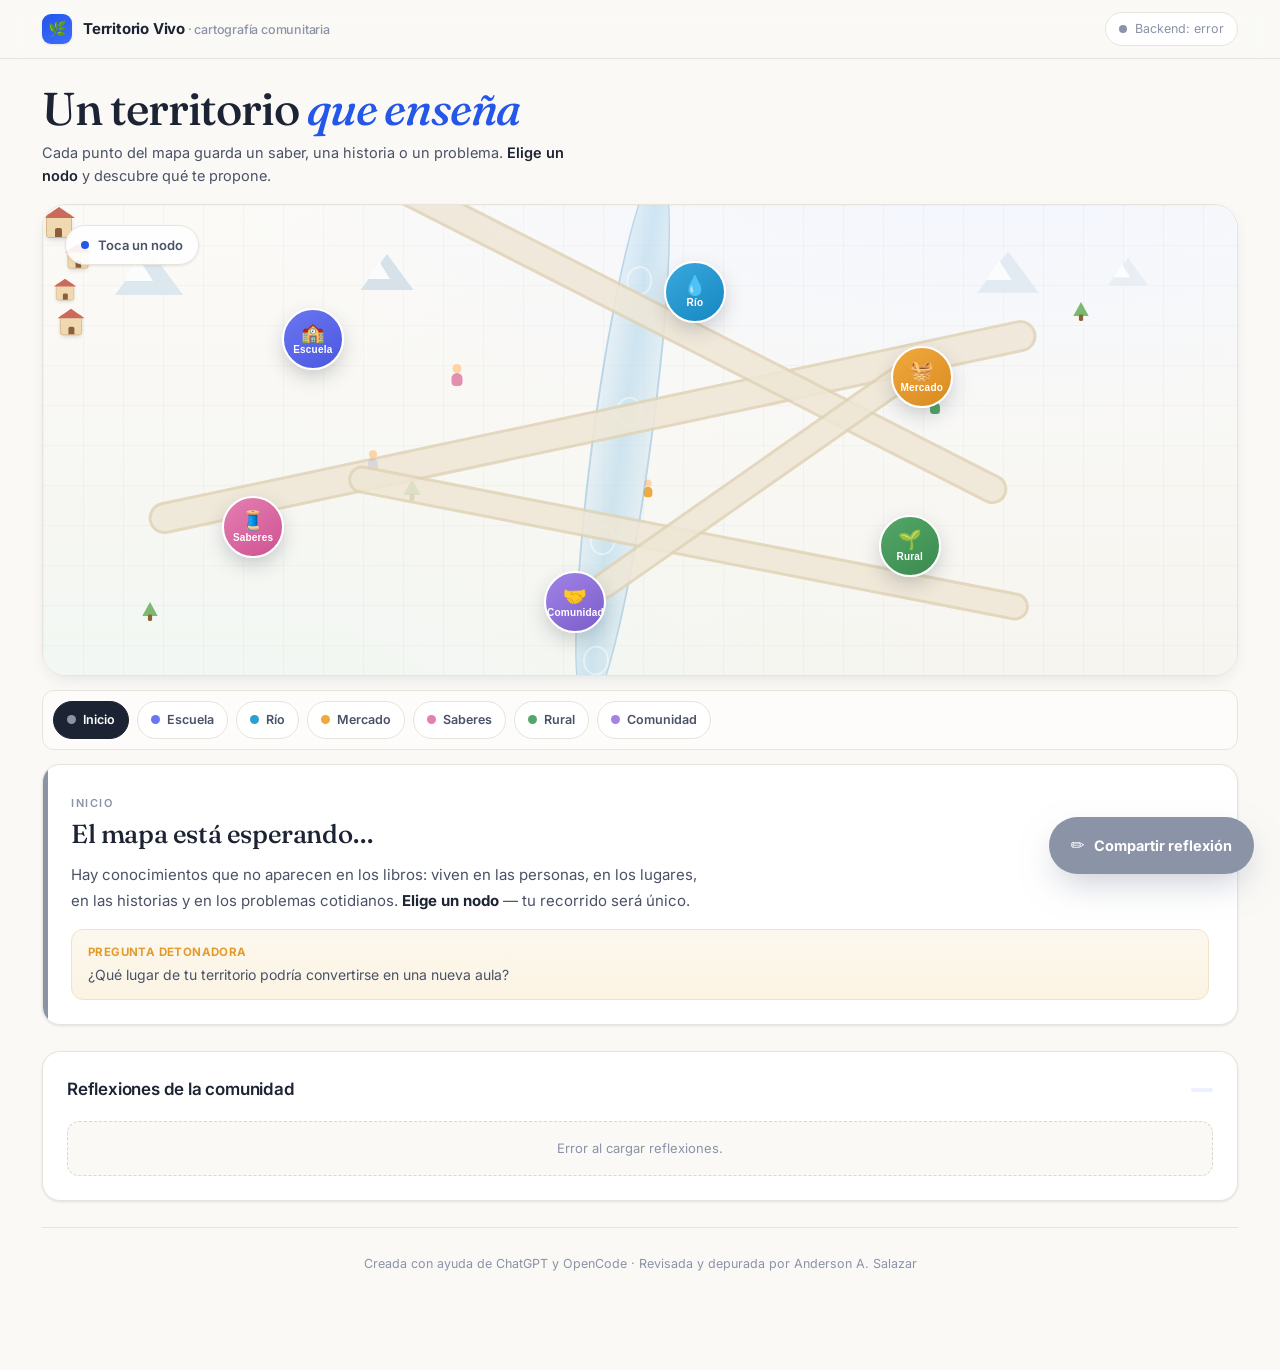
<file: docs/comunidad/index.html>
<!DOCTYPE html>
<html lang="es">
<head>
<meta charset="UTF-8">
<meta name="viewport" content="width=device-width, initial-scale=1.0">
<title>Territorio Vivo — Cartografia Comunitaria</title>
<link rel="preconnect" href="https://fonts.googleapis.com">
<link rel="preconnect" href="https://fonts.gstatic.com" crossorigin>
<link href="https://fonts.googleapis.com/css2?family=Fraunces:opsz,wght@9..144,400;9..144,500;9..144,600&family=Inter:wght@400;500;600;700;800&display=swap" rel="stylesheet">
<style>
:root {
  --paper: #faf9f6;
  --surface: #ffffff;
  --ink: #1c2333;
  --ink-2: #4a5266;
  --ink-3: #8b93a7;
  --line: #e7e4dc;
  --line-strong: #dcd8cd;
  --accent: #2456ea;
  --accent-soft: #edf1ff;
  --amber: #e59a2f;
  --red: #e24b4b;
  --radius: 18px;
  --radius-lg: 24px;
  --radius-sm: 12px;
  --shadow-1: 0 1px 2px rgba(28,35,51,.05), 0 1px 3px rgba(28,35,51,.06);
  --shadow-2: 0 6px 18px -6px rgba(28,35,51,.12);
  --shadow-3: 0 24px 60px -20px rgba(28,35,51,.2);
  --font: 'Inter', system-ui, -apple-system, sans-serif;
  --serif: 'Fraunces', Georgia, serif;
}

*, *::before, *::after { box-sizing: border-box; }
html { scroll-behavior: smooth; }
body {
  margin: 0;
  font-family: var(--font);
  color: var(--ink);
  background: var(--paper);
  -webkit-font-smoothing: antialiased;
  line-height: 1.6;
}
.wrap { max-width: 1240px; margin: 0 auto; padding: 0 22px; }

/* ── Topbar ── */
.topbar { position: sticky; top: 0; z-index: 50; background: rgba(250,249,246,.85); backdrop-filter: blur(14px); -webkit-backdrop-filter: blur(14px); border-bottom: 1px solid var(--line); }
.topbar .inner { max-width: 1240px; margin: 0 auto; padding: 12px 22px; display: flex; align-items: center; justify-content: space-between; gap: 14px; }
.brand { display: flex; align-items: center; gap: 11px; font-weight: 700; font-size: 15px; letter-spacing: -.2px; }
.brand .mark { width: 30px; height: 30px; border-radius: 9px; background: linear-gradient(145deg, var(--accent), #3d6dff); color: #fff; display: grid; place-items: center; font-size: 15px; box-shadow: var(--shadow-1); }
.brand small { font-weight: 500; color: var(--ink-3); }
.top-status { display: flex; align-items: center; gap: 8px; font-size: 12.5px; color: var(--ink-3); background: var(--surface); border: 1px solid var(--line); padding: 6px 13px; border-radius: 999px; }
.status-dot { width: 8px; height: 8px; border-radius: 50%; background: var(--ink-3); }
.status-dot.on { background: #22a06b; box-shadow: 0 0 0 3px rgba(34,160,107,.16); }

/* ── Encabezado ── */
.pagehead { display: flex; align-items: flex-end; justify-content: space-between; gap: 24px; padding: 26px 0 16px; }
.pagehead h1 { margin: 0; font-family: var(--serif); font-weight: 500; font-size: clamp(30px, 4.2vw, 46px); line-height: 1.05; letter-spacing: -1.2px; }
.pagehead h1 em { font-style: italic; color: var(--accent); }
.pagehead .lede { margin: 8px 0 0; font-size: 14.5px; line-height: 1.6; color: var(--ink-2); max-width: 58ch; }
.pagehead .lede strong { color: var(--ink); font-weight: 600; }

/* ── Mapa ── */
.map-shell { position: relative; border-radius: var(--radius-lg); background: var(--surface); border: 1px solid var(--line); box-shadow: var(--shadow-2); overflow: hidden; }
.map { position: relative; height: 470px; background: linear-gradient(rgba(28,35,51,.028) 1px, transparent 1px), linear-gradient(90deg, rgba(28,35,51,.028) 1px, transparent 1px), radial-gradient(120% 120% at 80% -10%, #f3f6ff 0%, transparent 55%), radial-gradient(120% 120% at 10% 110%, #f2f8f4 0%, transparent 55%), linear-gradient(180deg, #fbfaf7, #f6f5f0); background-size: 40px 40px, 40px 40px, auto, auto, auto; }
.map-hint { position: absolute; left: 22px; top: 20px; z-index: 6; display: inline-flex; align-items: center; gap: 9px; font-size: 13px; font-weight: 600; color: var(--ink-2); background: rgba(255,255,255,.9); border: 1px solid var(--line); padding: 9px 15px; border-radius: 999px; box-shadow: var(--shadow-1); }
.map-hint .pulse { width: 8px; height: 8px; border-radius: 50%; background: var(--accent); animation: pulse 1.8s infinite; }
@keyframes pulse { 0% { box-shadow: 0 0 0 0 rgba(36,86,234,.4); } 70% { box-shadow: 0 0 0 9px rgba(36,86,234,0); } 100% { box-shadow: 0 0 0 0 rgba(36,86,234,0); } }
.river { position: absolute; left: 46%; top: -8%; width: 60px; height: 116%; background: linear-gradient(90deg,#d6e9f5,#a5d2ea 50%,#cfe6f3); border: 2px solid #7fb6d6; border-radius: 48% 52% 45% 55%; transform: rotate(8deg); opacity: .5; z-index: 1; }
.road { position: absolute; background: #efe7d6; border: 3px solid #e0d3b6; border-radius: 30px; opacity: .85; z-index: 2; }
.r1 { width: 76%; height: 32px; left: 8%; top: 44%; transform: rotate(-12deg); }
.r2 { width: 62%; height: 30px; left: 22%; top: 23%; transform: rotate(27deg); }
.r3 { width: 58%; height: 28px; left: 25%; top: 69%; transform: rotate(11deg); }
.r4 { width: 34%; height: 28px; left: 60%; top: 58%; margin-left: -17%; margin-top: -14px; transform: rotate(-35deg); }
.river-waves { position: absolute; left: 46%; top: -8%; width: 60px; height: 116%; transform: rotate(8deg); opacity: .5; z-index: 1; pointer-events: none; }
.river-waves i { position: absolute; display: block; left: 12px; width: 26px; height: 30px; border: 2px solid rgba(255,255,255,.9); border-radius: 50%; }
.river-waves i:nth-child(1) { top: 18%; }
.river-waves i:nth-child(2) { top: 42%; left: 20px; }
.river-waves i:nth-child(3) { top: 66%; }
.river-waves i:nth-child(4) { top: 88%; left: 22px; }

.node { position: absolute; z-index: 4; width: 62px; height: 62px; border-radius: 50%; border: 2px solid #fff; box-shadow: 0 8px 22px -4px rgba(28,35,51,.28); color: #fff; cursor: pointer; display: flex; flex-direction: column; align-items: center; justify-content: center; gap: 2px; font-weight: 600; font-size: 10px; letter-spacing: .2px; transition: transform .25s cubic-bezier(.34,1.56,.64,1), box-shadow .2s; }
.node .emoji { font-size: 19px; line-height: 1; }
.node:hover { transform: scale(1.1); box-shadow: 0 14px 30px -6px rgba(28,35,51,.35); }
.node:active { transform: scale(.96); }
.node:focus-visible { outline: 3px solid var(--accent); outline-offset: 3px; }
.node::after { content: attr(data-label); position: absolute; top: calc(100% + 8px); left: 50%; transform: translateX(-50%); background: #fff; color: var(--ink); font-size: 11px; font-weight: 600; padding: 4px 10px; border-radius: 999px; border: 1px solid var(--line); box-shadow: var(--shadow-1); opacity: 0; transition: opacity .18s, transform .18s; white-space: nowrap; pointer-events: none; }
.node:hover::after { opacity: 1; transform: translateX(-50%) translateY(2px); }
.node.active { transform: scale(1.16); box-shadow: 0 0 0 5px rgba(255,255,255,.9), 0 14px 34px -6px rgba(28,35,51,.4); z-index: 7; }
.node.active::after { opacity: 1; }

.school    { left: 20%; top: 22%; background: linear-gradient(145deg,#6a76f0,#4a58e0); }
.river-n   { left: 52%; top: 12%; background: linear-gradient(145deg,#38a8dd,#1787c2); }
.market    { left: 71%; top: 30%; background: linear-gradient(145deg,#f0a93c,#d98a20); }
.artisan   { left: 15%; top: 62%; background: linear-gradient(145deg,#e380b2,#cf5292); }
.farm      { left: 70%; top: 66%; background: linear-gradient(145deg,#53a768,#3b8a4f); }
.community { left: 42%; top: 78%; background: linear-gradient(145deg,#a184e6,#7b5ccb); }

/* ── Decoración ilustrativa del mapa ── */
.deco { position: absolute; z-index: 2; pointer-events: none; line-height: 1; }

/* Montañas */
.mountains { position: absolute; z-index: 1; left: 0; right: 0; top: 0; height: 90px; pointer-events: none; }
.mountains .peak { position: absolute; bottom: 0; width: 0; height: 0; border-left: 34px solid transparent; border-right: 34px solid transparent; border-bottom: 46px solid #dde7ee; }
.mountains .peak::before { content: ""; position: absolute; left: -24px; top: 10px; width: 0; height: 0; border-left: 14px solid transparent; border-right: 14px solid transparent; border-bottom: 22px solid rgba(255,255,255,.85); }
.mountains .p1 { left: 6%; }
.mountains .p2 { left: 26%; transform: scale(.78); border-bottom-color: #d6e1ea; }
.mountains .p3 { left: 78%; transform: scale(.9); border-bottom-color: #e2ebf1; }
.mountains .p4 { left: 88%; transform: scale(.6); border-bottom-color: #e8eef3; }

/* Casitas */
.houses .h {
  position: relative;
  width: 26px; height: 24px;
  background: #f0d9b0;
  border: 1.5px solid #d8b885;
  border-radius: 3px;
  box-shadow: 0 3px 6px -2px rgba(28,35,51,.2);
  display: flex;
  align-items: flex-end;
  justify-content: center;
}
.houses .h .roof {
  position: absolute; top: -8px; left: 50%;
  transform: translateX(-50%);
  width: 0; height: 0;
  border-left: 16px solid transparent;
  border-right: 16px solid transparent;
  border-bottom: 11px solid #c96a5b;
}
.houses .h .door { width: 7px; height: 9px; background: #8b5e3c; border-radius: 2px 2px 0 0; }
.houses { position: absolute; z-index: 2; pointer-events: none; }
.houses .hp { position: relative; width: 26px; height: 24px; margin-top: 9px; }
.hp1 { left: 10%; top: 34%; }
.hp2 { left: 84%; top: 50%; transform: scale(.8); }
.hp3 { left: 34%; top: 20%; transform: scale(.7); }
.hp4 { left: 58%; top: 66%; transform: scale(.85); }

/* Árboles */
.tree {
  width: 0; height: 0;
  border-left: 11px solid transparent;
  border-right: 11px solid transparent;
  border-bottom: 20px solid #7cb86e;
  position: relative;
}
.tree::after {
  content: ""; position: absolute; left: -3px; top: 18px;
  width: 6px; height: 9px; background: #8b6436; border-radius: 2px;
}
.trees .tree { position: absolute; }
.tr1 { left: 30%; top: 58%; transform: scale(.8); }
.tr2 { left: 86%; top: 20%; transform: scale(.7); }
.tr3 { left: 8%; top: 84%; transform: scale(.7); }
.trees { position: absolute; left: 0; right: 0; top: 0; height: 100%; pointer-events: none; }

/* Personas */
.person {
  width: 16px; height: 26px;
  position: absolute;
}
.person .head { position: absolute; top: 0; left: 50%; transform: translateX(-50%); width: 9px; height: 9px; border-radius: 50%; background: #ffd3a8; }
.person .body { position: absolute; top: 9px; left: 50%; transform: translateX(-50%); width: 11px; height: 13px; border-radius: 7px 7px 5px 5px; }
.people { position: absolute; left: 0; right: 0; top: 0; height: 100%; pointer-events: none; }
.people .p { position: absolute; }
.pp1 { left: 34%; top: 34%; }
.pp1 .body { background: #e38fb0; }
.pp2 { left: 27%; top: 52%; transform: scale(.9); }
.pp2 .body { background: #6a76f0; }
.pp3 { left: 74%; top: 40%; transform: scale(.9); }
.pp3 .body { background: #53a768; }
.pp4 { left: 50%; top: 58%; transform: scale(.8); }
.pp4 .body { background: #f0a93c; }

/* ── Botones de nodos ── */
.band { margin-top: 14px; background: rgba(255,255,255,.6); border: 1px solid var(--line); border-radius: var(--radius-sm); padding: 10px; }
.nav { display: flex; gap: 8px; flex-wrap: wrap; }
.nav-chip { display: inline-flex; align-items: center; gap: 7px; padding: 8px 13px; border-radius: 999px; border: 1px solid var(--line); background: var(--surface); color: var(--ink-2); font: inherit; font-size: 12.5px; font-weight: 600; cursor: pointer; transition: all .18s; }
.nav-chip:hover { border-color: var(--line-strong); background: var(--paper-deep); }
.nav-chip.active { border-color: var(--ink); background: var(--ink); color: #fff; }
.nav-chip .dot { width: 9px; height: 9px; border-radius: 50%; }

/* ── Texto del nodo activo ── */
.thought { position: relative; margin: 14px 0 26px; background: var(--surface); border: 1px solid var(--line); border-radius: var(--radius); box-shadow: var(--shadow-1); overflow: hidden; }
.thought .rail { position: absolute; top: 0; left: 0; bottom: 0; width: 5px; background: linear-gradient(180deg, var(--rail-c, var(--accent)), var(--rail-c2, var(--accent))); }
.thought-body { padding: 24px 28px; }
.panel { display: none; }
.panel.active { display: block; animation: slideIn .3s cubic-bezier(.22,.8,.35,1); }
@keyframes slideIn { from { opacity: 0; transform: translateY(10px); } to { opacity: 1; transform: none; } }
.thought-body .tag { display: inline-block; font-size: 11px; font-weight: 600; letter-spacing: 1.6px; text-transform: uppercase; color: var(--rail-c, var(--accent)); margin: 0 0 8px; }
.thought-body h3 { font-family: var(--serif); font-weight: 500; font-size: 26px; line-height: 1.15; letter-spacing: -.4px; margin: 0 0 12px; }
.thought-body h3 .emoji { font-size: 24px; margin-right: 2px; }
.thought-body p { font-size: 15px; line-height: 1.7; color: var(--ink-2); margin: 0; max-width: 70ch; }
.thought-body p strong { color: var(--ink); }
.thought .question { margin-top: 16px; padding: 13px 16px; background: linear-gradient(180deg, #fdf8ee, #fbf4e4); border: 1px solid #f0e2c4; border-radius: var(--radius-sm); font-size: 14px; line-height: 1.6; color: var(--ink-2); }
.thought .question strong { color: var(--amber); display: block; margin-bottom: 2px; font-size: 11.5px; letter-spacing: .4px; text-transform: uppercase; }

/* ── Feed ── */
.feed-section { background: var(--surface); border: 1px solid var(--line); border-radius: var(--radius); box-shadow: var(--shadow-1); padding: 24px; }
.feed-header { display: flex; align-items: center; justify-content: space-between; gap: 10px; margin-bottom: 18px; }
.feed-header h4 { margin: 0; font-size: 17px; font-weight: 600; letter-spacing: -.2px; }
.feed-count { background: var(--accent-soft); color: var(--accent); font-size: 11px; font-weight: 700; padding: 2px 11px; border-radius: 999px; }
.reflexion-card { border: 1px solid var(--line); border-radius: 14px; padding: 16px 17px; margin-bottom: 12px; transition: box-shadow .18s, border-color .18s; }
.reflexion-card:hover { box-shadow: var(--shadow-1); border-color: var(--line-strong); }
.reflexion-head { display: flex; justify-content: space-between; align-items: flex-start; gap: 8px; margin-bottom: 8px; font-size: 12px; color: var(--ink-3); }
.reflexion-head .who { font-weight: 600; color: var(--ink); }
.reflexion-head .who .rid { color: var(--ink-3); font-weight: 500; margin-left: 5px; }
.reflexion-node { display: inline-block; padding: 3px 10px; border-radius: 999px; font-size: 10.5px; font-weight: 600; background: var(--accent-soft); color: var(--accent); white-space: nowrap; }
.reflexion-text { font-size: 14px; line-height: 1.65; color: var(--ink-2); margin-bottom: 12px; }
.reflexion-comments { border-top: 1px solid var(--line); padding-top: 12px; }
.reflexion-comments .cm-label { font-size: 11px; font-weight: 600; color: var(--ink-3); text-transform: uppercase; letter-spacing: .6px; margin-bottom: 8px; }
.comment-item { display: flex; gap: 10px; margin-bottom: 10px; font-size: 13px; background: var(--paper); border-radius: 10px; padding: 10px 12px; }
.comment-avatar { width: 28px; height: 28px; border-radius: 50%; flex-shrink: 0; background: var(--accent-soft); color: var(--accent); display: grid; place-items: center; font-weight: 700; font-size: 12px; }
.comment-body { flex: 1; }
.comment-meta { font-size: 11px; color: var(--ink-3); margin-bottom: 2px; }
.comment-text { line-height: 1.5; color: var(--ink-2); }
.comment-toggle { display: inline-flex; align-items: center; gap: 6px; margin-top: 2px; font-size: 12.5px; font-weight: 600; color: #fff; cursor: pointer; background: var(--ui-c, var(--accent)); border: none; border-radius: 9px; padding: 7px 12px; box-shadow: 0 4px 12px -3px var(--ui-glow, rgba(36,86,234,.4)); transition: filter .15s, transform .1s; }
.comment-toggle:hover { filter: brightness(1.08); transform: translateY(-1px); }
.comment-count { display: none; background: var(--accent-soft); color: var(--accent); font-size: 10.5px; font-weight: 600; padding: 2px 8px; border-radius: 999px; }
.comment-count.has { display: inline-block; }
.feed-empty { text-align: center; padding: 24px 14px; font-size: 13px; color: var(--ink-3); background: var(--paper); border: 1px dashed var(--line-strong); border-radius: 12px; }

/* ── Botón flotante ── */
.fab { position: fixed; right: 26px; bottom: 26px; z-index: 45; display: inline-flex; align-items: center; gap: 9px; border: none; border-radius: 999px; padding: 15px 22px; font: inherit; font-size: 14.5px; font-weight: 700; color: #fff; background: linear-gradient(135deg, var(--fab-c, var(--amber)), var(--fab-c2, #f0a93c)); box-shadow: 0 14px 34px -8px var(--fab-glow, rgba(229,154,47,.6)); cursor: pointer; transition: background .3s, transform .16s, box-shadow .16s; }
.fab:hover { transform: translateY(-2px); }
.fab:active { transform: scale(.96); }
.fab .pin { font-size: 17px; }

/* ── Modal genérico (centrado) ── */
.overlay { position: fixed; inset: 0; z-index: 60; background: rgba(28,35,51,.5); backdrop-filter: blur(5px); -webkit-backdrop-filter: blur(5px); display: none; align-items: center; justify-content: center; padding: 20px; opacity: 0; transition: opacity .25s; }
.overlay.show { display: flex; opacity: 1; }

/* Modal infantil (compartir reflexión) */
.modal { background: #fffdf6; width: 100%; max-width: 520px; border-radius: 30px; box-shadow: var(--shadow-3); overflow: hidden; transform: translateY(24px) scale(.96); transition: transform .28s cubic-bezier(.22,.8,.35,1); position: relative; display: flex; flex-direction: column; max-height: 92vh; }
.overlay.show .modal { transform: none; }
.modal-head { position: relative; padding: 30px 30px 22px; background: linear-gradient(135deg, var(--ui-c, #f0a93c), var(--ui-c2, #d98a20)); text-align: center; flex-shrink: 0; }
.modal-head .big { font-size: 40px; line-height: 1; margin-bottom: 8px; }
.modal-head h3 { margin: 0; font-family: var(--serif); font-weight: 500; font-size: 25px; letter-spacing: -.3px; color: #fff; text-shadow: 0 1px 3px rgba(0,0,0,.2); }
.modal-head p { margin: 6px 0 0; font-size: 13.5px; color: rgba(255,255,255,.92); }
.modal-close { position: absolute; top: 14px; right: 14px; width: 34px; height: 34px; border-radius: 50%; border: none; background: rgba(255,255,255,.32); color: #fff; font-size: 16px; cursor: pointer; display: grid; place-items: center; transition: background .15s; z-index: 2; }
.modal-close:hover { background: rgba(255,255,255,.6); }
.modal-body { padding: 24px 30px 28px; overflow-y: auto; flex: 1; }
.modal-field { margin-bottom: 18px; }
.modal-field label { display: block; font-size: 13px; font-weight: 600; color: var(--ink-2); margin-bottom: 8px; }
.modal-field .input, .modal-field textarea { width: 100%; border: 2px solid var(--line-strong); border-radius: 14px; padding: 13px 15px; font: inherit; font-size: 14.5px; color: var(--ink); background: #fff; transition: border-color .16s, box-shadow .16s; }
.modal-field .input::placeholder, .modal-field textarea::placeholder { color: #b7a98a; }
.modal-field .input:focus, .modal-field textarea:focus { outline: none; border-color: var(--ui-c, var(--amber)); box-shadow: 0 0 0 4px var(--ui-glow, rgba(229,154,47,.15)); }
.modal-field textarea { min-height: 120px; resize: vertical; line-height: 1.6; }
.modal-submit { width: 100%; border: none; border-radius: 16px; padding: 15px; font: inherit; font-size: 15.5px; font-weight: 800; color: #fff; background: linear-gradient(135deg, var(--ui-c, var(--amber)), var(--ui-c2, #f0a93c)); box-shadow: 0 10px 24px -8px var(--ui-glow, rgba(229,154,47,.6)); cursor: pointer; transition: transform .12s, box-shadow .16s, opacity .16s; }
.modal-submit:hover { transform: translateY(-1px); box-shadow: 0 14px 30px -8px var(--ui-glow, rgba(229,154,47,.7)); }
.modal-submit:active { transform: scale(.97); }
.modal-submit:disabled { opacity: .6; cursor: not-allowed; }
.modal .msg { display: block; text-align: center; margin-top: 14px; font-size: 13.5px; font-weight: 600; }
.modal .msg.ok { color: #1b7a4e; }
.modal .msg.err { color: var(--red); }
.modal-confetti { position: absolute; top: 14px; left: 14px; right: 14px; bottom: 14px; pointer-events: none; border-radius: 24px; border: 1px dashed rgba(255,255,255,.6); }

/* Modal de comentarios (centrado) */
.cmodal { background: var(--surface); width: 100%; max-width: 560px; border-radius: 22px; box-shadow: var(--shadow-3); overflow: hidden; transform: translateY(24px) scale(.96); transition: transform .28s cubic-bezier(.22,.8,.35,1); display: flex; flex-direction: column; max-height: 90vh; }
.overlay.show .cmodal { transform: none; }
.cmodal-head { padding: 20px 24px 14px; border-bottom: 1px solid var(--line); position: relative; flex-shrink: 0; }
.cmodal-head h3 { margin: 0; font-size: 18px; font-weight: 600; letter-spacing: -.2px; }
.cmodal-head .csub { font-size: 12.5px; color: var(--ink-3); margin-top: 3px; }
.cmodal-head .modal-close { background: var(--paper); color: var(--ink-2); }
.cmodal-head .modal-close:hover { background: var(--paper-deep); }
.cmodal-body { padding: 18px 24px 22px; overflow-y: auto; flex: 1; }
.cmodal-ref { background: var(--paper); border: 1px solid var(--line); border-radius: 12px; padding: 13px 15px; margin-bottom: 16px; font-size: 13px; color: var(--ink-2); line-height: 1.55; }
.cmodal-ref .who { font-weight: 700; color: var(--ink); margin-bottom: 3px; font-size: 12.5px; }
.cmodal-ref .who .rid { color: var(--ink-3); font-weight: 600; }
.comments-list { display: flex; flex-direction: column; gap: 10px; margin-bottom: 16px; }
.cmodal-form-label { font-size: 12.5px; font-weight: 600; color: var(--ink-2); margin: 4px 0 9px; display: flex; align-items: center; gap: 7px; }
.cmodal-form-label .dot { width: 8px; height: 8px; border-radius: 50%; background: var(--accent); }
.comment-form { border-top: 1px solid var(--line); padding-top: 16px; }
.comment-form .input { width: 100%; border: 1px solid var(--line-strong); border-radius: 10px; padding: 10px 12px; font: inherit; font-size: 13px; margin-bottom: 8px; }
.comment-form .input:focus { outline: none; border-color: var(--accent); box-shadow: 0 0 0 3px rgba(36,86,234,.13); }
.comment-form .btn { width: 100%; border: none; border-radius: 10px; padding: 12px; font: inherit; font-size: 13.5px; font-weight: 600; background: var(--ink); color: #fff; cursor: pointer; transition: opacity .15s, background .15s; }
.comment-form .btn:hover { background: #2a3350; }
.comment-form .btn:disabled { opacity: .6; cursor: not-allowed; }
.feed-empty { text-align: center; padding: 16px; font-size: 13px; color: var(--ink-3); background: var(--paper); border: 1px dashed var(--line-strong); border-radius: 12px; }

/* ── Footer ── */
.footer { text-align: center; padding: 26px 0 96px; color: var(--ink-3); font-size: 12.5px; border-top: 1px solid var(--line); margin-top: 26px; }

@media (max-width: 920px) { .pagehead { flex-direction: column; align-items: flex-start; gap: 8px; } .map { height: 430px; } }
@media (max-width: 520px) { .wrap { padding: 0 14px; } .top-status { display: none; } .node { width: 52px; height: 52px; font-size: 9px; } .node .emoji { font-size: 16px; } .thought-body { padding: 20px; } }
</style>
</head>
<body>

<div class="topbar">
  <div class="inner">
    <div class="brand">
      <span class="mark">🌿</span>
      <span>Territorio Vivo<small> · cartografía comunitaria</small></span>
    </div>
    <div class="top-status">
      <span id="statusDot" class="status-dot"></span>
      <span id="backendStatus">Verificando backend…</span>
    </div>
  </div>
</div>

<div class="wrap">

  <header class="pagehead">
    <div>
      <h1>Un territorio <em>que enseña</em></h1>
      <p class="lede">Cada punto del mapa guarda un saber, una historia o un problema. <strong>Elige un nodo</strong> y descubre qué te propone.</p>
    </div>
  </header>

  <!-- Mapa -->
  <section class="map-shell">
    <div class="map" aria-label="Mapa interactivo del territorio">
      <div class="map-hint"><span class="pulse"></span> Toca un nodo</div>
      <div class="river"></div>
      <div class="river-waves"><i></i><i></i><i></i><i></i></div>

      <!-- Decoración: montañas, casitas, árboles, personas -->
      <div class="mountains">
        <div class="peak p1"></div><div class="peak p2"></div><div class="peak p3"></div><div class="peak p4"></div>
      </div>
      <div class="houses">
        <div class="hp hp1"><div class="h"><div class="roof"></div><div class="door"></div></div></div>
        <div class="hp hp2"><div class="h"><div class="roof"></div><div class="door"></div></div></div>
        <div class="hp hp3"><div class="h"><div class="roof"></div><div class="door"></div></div></div>
        <div class="hp hp4"><div class="h"><div class="roof"></div><div class="door"></div></div></div>
      </div>
      <div class="trees">
        <div class="tree tr1"></div><div class="tree tr2"></div><div class="tree tr3"></div>
      </div>
      <div class="people">
        <div class="person pp1"><div class="head"></div><div class="body"></div></div>
        <div class="person pp2"><div class="head"></div><div class="body"></div></div>
        <div class="person pp3"><div class="head"></div><div class="body"></div></div>
        <div class="person pp4"><div class="head"></div><div class="body"></div></div>
      </div>

      <div class="road r1"></div>
      <div class="road r2"></div>
      <div class="road r3"></div>
      <div class="road r4"></div>

      <button class="node school"    data-label="Escuela"   onclick="showNode('school')"><span class="emoji">🏫</span>Escuela</button>
      <button class="node river-n"   data-label="Río"       onclick="showNode('river')"><span class="emoji">💧</span>Río</button>
      <button class="node market"    data-label="Mercado"   onclick="showNode('market')"><span class="emoji">🧺</span>Mercado</button>
      <button class="node artisan"   data-label="Saberes"   onclick="showNode('artisan')"><span class="emoji">🧵</span>Saberes</button>
      <button class="node farm"      data-label="Rural"     onclick="showNode('farm')"><span class="emoji">🌱</span>Rural</button>
      <button class="node community" data-label="Comunidad" onclick="showNode('community')"><span class="emoji">🤝</span>Comunidad</button>
    </div>
  </section>

  <!-- Botones de nodos -->
  <div class="band">
    <nav class="nav" aria-label="Exploración de nodos">
      <button class="nav-chip active" data-node="default" onclick="showNode('default')"><span class="dot" style="background:#8b93a7"></span>Inicio</button>
      <button class="nav-chip" data-node="school" onclick="showNode('school')"><span class="dot" style="background:#6a76f0"></span>Escuela</button>
      <button class="nav-chip" data-node="river" onclick="showNode('river')"><span class="dot" style="background:#2d9ed0"></span>Río</button>
      <button class="nav-chip" data-node="market" onclick="showNode('market')"><span class="dot" style="background:#f0a93c"></span>Mercado</button>
      <button class="nav-chip" data-node="artisan" onclick="showNode('artisan')"><span class="dot" style="background:#e380b2"></span>Saberes</button>
      <button class="nav-chip" data-node="farm" onclick="showNode('farm')"><span class="dot" style="background:#53a768"></span>Rural</button>
      <button class="nav-chip" data-node="community" onclick="showNode('community')"><span class="dot" style="background:#a184e6"></span>Comunidad</button>
    </nav>
  </div>

  <!-- Texto del nodo activo -->
  <section class="thought" style="--rail-c:var(--accent);--rail-c2:#3d6dff">
    <div class="rail"></div>
    <div class="thought-body">

      <div id="default" class="panel active">
        <span class="tag">Inicio</span>
        <h3>El mapa está esperando…</h3>
        <p>Hay conocimientos que no aparecen en los libros: viven en las personas, en los lugares, en las historias y en los problemas cotidianos. <strong>Elige un nodo</strong> — tu recorrido será único.</p>
        <div class="question"><strong>Pregunta detonadora</strong>¿Qué lugar de tu territorio podría convertirse en una nueva aula?</div>
      </div>

      <div id="school" class="panel">
        <span class="tag">Nodo 1 · Aprendizaje</span>
        <h3><span class="emoji">🏫</span> La escuela abierta</h3>
        <p>El aula siempre estuvo entre cuatro paredes. Pero ¿y si ese lugar para aprender pudiera moverse? Imagina llevarlo directo al territorio, donde están los problemas reales por resolver, como cuando los estudiantes van de práctica al campo. Así, el aula deja de tener paredes: el territorio es el aula.</p>
        <div class="question"><strong>Reto</strong>¿Qué problema real de tu comunidad llevarías contigo, como aula de práctica, para aprender resolviéndolo?</div>
      </div>

      <div id="river" class="panel">
        <span class="tag">Nodo 2 · Problema real</span>
        <h3><span class="emoji">💧</span> El río pregunta</h3>
        <p>El agua contaminada, la basura o la pérdida de ecosistemas no son solo "temas". Son desafíos auténticos que pueden movilizar conocimientos de ciencias, tecnología, comunicación y ciudadanía.</p>
        <div class="question"><strong>Reto</strong>Detecta un problema real de un río de tu territorio y transforma tu observación en una pregunta de investigación que pueda responderse con datos del lugar.</div>
      </div>

      <div id="market" class="panel">
        <span class="tag">Nodo 3 · Saber cotidiano</span>
        <h3><span class="emoji">🧺</span> El mercado enseña</h3>
        <p>En el mercado también hay matemáticas, economía, cultura, alimentación, historias familiares y decisiones. Los espacios cotidianos están llenos de oportunidades para aprender.</p>
        <div class="question"><strong>Reto</strong>¿Qué conocimiento podría aprenderse conversando con una persona del mercado?</div>
      </div>

      <div id="artisan" class="panel">
        <span class="tag">Nodo 4 · Saber intergeneracional</span>
        <h3><span class="emoji">🧵</span> La memoria tiene manos</h3>
        <p>Los oficios, las recetas, las técnicas artesanales y las historias transmitidas entre generaciones son nodos de conocimiento. Escuchar a quienes los conservan ayuda a que el currículo tenga identidad territorial.</p>
        <div class="question"><strong>Reto</strong>Entrevista a una persona mayor y registra un saber que no quieras que se pierda.</div>
      </div>

      <div id="farm" class="panel">
        <span class="tag">Nodo 5 · Territorio</span>
        <h3><span class="emoji">🌱</span> La tierra también habla</h3>
        <p>Quien trabaja la tierra aprende todos los días: observa ciclos, clima, biodiversidad y cambios del entorno. Como dicen los abuelos, aprenden con la experiencia, en la universidad de la vida. Su saber puede dialogar con el conocimiento científico y generar nuevas preguntas.</p>
        <div class="question"><strong>Reto</strong>Compara un saber local con una explicación científica. ¿Qué tienen en común? ¿Qué preguntas aparecen?</div>
      </div>

      <div id="community" class="panel">
        <span class="tag">Nodo 6 · Co-creación</span>
        <h3><span class="emoji">🤝</span> Nadie aprende solo</h3>
        <p>Estudiantes, docentes, familias, expertos y líderes comunitarios pueden convertirse en co-creadores del currículo. Cada persona aporta una pieza distinta del rompecabezas.</p>
        <div class="question"><strong>Reto final</strong>Identifica qué problemas hay en tu territorio y qué acciones tomarías, junto con otras personas, para enfrentarlos.</div>
      </div>

    </div>
  </section>

  <!-- Feed -->
  <div class="feed-section">
    <div class="feed-header">
      <h4>Reflexiones de la comunidad</h4>
      <span class="feed-count" id="feedCount"></span>
    </div>
    <div id="dataBox"><div class="feed-empty">Cargando reflexiones…</div></div>
  </div>

  <div class="footer">Creada con ayuda de ChatGPT y OpenCode · Revisada y depurada por Anderson A. Salazar</div>
</div>

<!-- Botón flotante -->
<button class="fab" id="fab" onclick="openModal()"><span class="pin">✏️</span> Compartir reflexión</button>

<!-- MODAL INFANTIL: compartir reflexión -->
<div class="overlay" id="overlayForm">
  <div class="modal">
    <span class="modal-confetti"></span>
    <button class="modal-close" onclick="closeModal()">✕</button>
    <div class="modal-head">
      <div class="big">🎨</div>
      <h3 id="modalTitle">Aportar reflexión</h3>
      <p id="modalSub"></p>
    </div>
    <div class="modal-body">
      <div class="modal-field">
        <label for="student">Tu nombre o seudónimo</label>
        <input id="student" type="text" class="input" placeholder="¿Cómo te llamas? (opcional)" maxlength="80">
      </div>
      <div class="modal-field">
        <label for="answer">Tu reflexión</label>
        <textarea id="answer" placeholder="Mi territorio podría enseñarnos…" maxlength="2000"></textarea>
      </div>
      <button id="btn-save" class="modal-submit" onclick="saveAnswer()">🚀 ¡Compartir!</button>
      <span id="saved" class="msg"></span>
    </div>
  </div>
</div>

<!-- MODAL CENTRADO: comentarios de la reflexión -->
<div class="overlay" id="overlayComments">
  <div class="cmodal">
    <div class="cmodal-head">
      <button class="modal-close" onclick="closeComments()">✕</button>
      <h3>Comentarios de la reflexión</h3>
      <div class="csub" id="cmodalSub"></div>
    </div>
    <div class="cmodal-body">
      <div class="cmodal-ref" id="cmodalRef"></div>
      <div class="comments-list" id="clist"></div>
      <div class="comment-form">
        <label class="cmodal-form-label"><span class="dot"></span> Responder o comentar a la reflexión</label>
        <input id="cname" class="input" placeholder="Tu nombre" maxlength="80">
        <input id="ctext" class="input" placeholder="Escribe un comentario…" maxlength="500"
               onkeydown="if(event.key==='Enter'&&!event.shiftKey){event.preventDefault();sendComment();}">
        <button class="btn" id="cbtn" onclick="sendComment()">Enviar comentario</button>
      </div>
    </div>
  </div>
</div>

<script>
/* ══════════ CONFIG ══════════ */
const BACKEND_URL = 'https://script.google.com/macros/s/AKfycbylgYe-v2u78zFwunNRWoRNgLzbuPMj8-J5VWRB9_3NjzH-wLxJoJirGdlpcUMOLIl6zA/exec';

const NODE_NAMES = {
  default: 'Inicio', school: 'Escuela', river: 'Río',
  market: 'Mercado', artisan: 'Saberes', farm: 'Rural', community: 'Comunidad'
};

const REQUIRED_FIELDS = ['id', 'estudiante', 'reflexion'];

/* ══════════ ESTADO ══════════ */
const _reflections = {};
let _msgTimer = null;
let _busy = false;
let _activeCommentId = null;
let _allRecords = [];

/* ══════════ UTILIDADES ══════════ */
function esc(v) {
  return String(v ?? '').replace(/&/g, '&amp;').replace(/</g, '&lt;').replace(/>/g, '&gt;').replace(/"/g, '&quot;').replace(/'/g, '&#39;');
}
function safeDomId(id) { return 'r' + String(id).replace(/[^a-zA-Z0-9]/g, ''); }
function backendConfigured() { return BACKEND_URL.startsWith('https://script.google.com/macros/s/'); }
function ridLabel(id) { return '#' + String(id); }
function activeNode() { return document.querySelector('.panel.active')?.id || 'default'; }

/* ══════════ UI: STATUS / NODOS / FAB ══════════ */
function setStatus(msg, ok) {
  document.getElementById('backendStatus').textContent = msg;
  document.getElementById('statusDot').className = 'status-dot' + (ok ? ' on' : '');
}

const NODE_COLORS = {
  default: ['#8b93a7', '#8b93a7', 'rgba(139,147,167,.5)'],
  school:  ['#6a76f0', '#4a58e0', 'rgba(106,118,240,.4)'],
  river:   ['#2d9ed0', '#1787c2', 'rgba(45,158,208,.4)'],
  market:  ['#f0a93c', '#e08a16', 'rgba(240,169,60,.5)'],
  artisan: ['#e380b2', '#cf5292', 'rgba(227,128,178,.4)'],
  farm:    ['#53a768', '#3b8a4f', 'rgba(83,167,104,.4)'],
  community:['#a184e6', '#7b5ccb', 'rgba(161,132,230,.4)']
};

function syncActive() {
  const active = document.querySelector('.panel.active')?.id || 'default';
  document.querySelectorAll('.node').forEach(n => n.classList.toggle('active', n.classList.contains(active)));
  document.querySelectorAll('.nav-chip').forEach(c => c.classList.toggle('active', c.dataset.node === active));

  const c = NODE_COLORS[active] || NODE_COLORS.default;
  const root = document.documentElement;
  root.style.setProperty('--ui-c', c[0]);
  root.style.setProperty('--ui-c2', c[1]);
  root.style.setProperty('--ui-glow', c[2]);

  const rail = document.querySelector('.thought');
  if (rail) { rail.style.setProperty('--rail-c', c[0]); rail.style.setProperty('--rail-c2', c[1]); }
  const fab = document.getElementById('fab');
  if (fab) { fab.style.setProperty('--fab-c', c[0]); fab.style.setProperty('--fab-c2', c[1]); fab.style.setProperty('--fab-glow', c[2]); }
}

function showNode(id) {
  document.querySelectorAll('.panel').forEach(p => p.classList.remove('active'));
  document.getElementById(id).classList.add('active');
  syncActive();
  if (typeof _allRecords === 'undefined') return;
  renderFeed(_allRecords);
}

/* ══════════ MODAL FORMULARIO ══════════ */
const overlayForm = document.getElementById('overlayForm');
const overlayComments = document.getElementById('overlayComments');
function openModal() {
  const tema = NODE_NAMES[activeNode()] || 'este territorio';
  document.getElementById('modalTitle').textContent = 'Aportar reflexión a ' + tema;
  const q = document.querySelector('.panel.active .question');
  const sub = document.getElementById('modalSub');
  if (q) {
    const strong = q.querySelector('strong');
    let txt = '';
    if (strong) { txt = strong.textContent.trim() + ' '; }
    txt += (q.lastChild ? q.lastChild.textContent : '').trim();
    sub.textContent = txt.replace(/\s+/g, ' ');
  } else {
    sub.textContent = 'Comparte tu descubrimiento';
  }
  overlayForm.classList.add('show');
}
function closeModal() { overlayForm.classList.remove('show'); const el = document.getElementById('saved'); el.textContent = ''; el.className = 'msg'; }
function closeComments() { overlayComments.classList.remove('show'); _activeCommentId = null; }

overlayForm.addEventListener('click', e => { if (e.target.id === 'overlayForm') closeModal(); });
overlayComments.addEventListener('click', e => { if (e.target.id === 'overlayComments') closeComments(); });
document.addEventListener('keydown', e => { if (e.key === 'Escape') { closeModal(); closeComments(); } });

function showMsg(text, type) {
  clearTimeout(_msgTimer);
  const el = document.getElementById('saved');
  el.className = 'msg ' + type;
  el.textContent = text;
  if (type === 'ok') _msgTimer = setTimeout(() => { el.textContent = ''; el.className = 'msg'; }, 3200);
}

/* ══════════ FILAS VALIDAS ══════════ */
function isValidRecord(r) {
  if (!r || typeof r !== 'object') return false;
  return REQUIRED_FIELDS.every(f => r[f] && String(r[f]).trim() !== '');
}

/* ══════════ GUARDAR REFLEXION ══════════ */
async function saveAnswer() {
  if (_busy) return;
  const value = document.getElementById('answer').value.trim();
  const student = document.getElementById('student').value.trim() || 'Anónimo';
  const btn = document.getElementById('btn-save');

  if (!value) { showMsg('Escribe primero tu reflexión.', 'err'); return; }
  if (!backendConfigured()) { showMsg('Backend no configurado.', 'err'); return; }

  _busy = true; btn.disabled = true; btn.textContent = 'Guardando…';
  showMsg('', ''); setStatus('Enviando…', false);

  try {
    const payload = {
      action: 'save', student, reflection: value, source: 'Territorio Vivo',
      node: document.querySelector('.panel.active')?.id || 'default',
      timestampClient: new Date().toISOString()
    };
    const res = await fetch(BACKEND_URL, { method: 'POST', body: JSON.stringify(payload) });
    const data = await res.json();
    if (!data.ok) throw new Error(data.error || 'Error al guardar.');

    showMsg('¡Reflexión guardada! 🎉', 'ok');
    setStatus('Backend: conectado', true);
    document.getElementById('answer').value = '';
    closeModal(); loadData();
    _busy = false;
    setTimeout(() => { btn.disabled = false; btn.textContent = '🚀 ¡Compartir!'; }, 1600);
  } catch (err) {
    showMsg('No se pudo conectar con el servidor.', 'err');
    setStatus('Backend: error', false);
    console.error('[saveAnswer]', err);
    _busy = false; btn.disabled = false; btn.textContent = '🚀 ¡Compartir!';
  }
}

/* ══════════ CARGAR REFLEXIONES ══════════ */
async function loadData() {
  const box = document.getElementById('dataBox');
  if (!backendConfigured()) { box.innerHTML = '<div class="feed-empty">Backend no configurado.</div>'; return; }
  try {
    const res = await fetch(BACKEND_URL + '?action=list');
    const data = await res.json();
    if (!data.ok) throw new Error(data.error);
    _allRecords = data.records || [];
    renderFeed(_allRecords);
    setStatus('Backend: conectado', true);
  } catch (err) {
    box.innerHTML = '<div class="feed-empty">Error al cargar reflexiones.</div>';
    setStatus('Backend: error', false);
    console.error('[loadData]', err);
  }
}

/* ══════════ RENDER FEED ══════════ */
function renderFeed(records) {
  const box = document.getElementById('dataBox');
  const countEl = document.getElementById('feedCount');
  Object.keys(_reflections).forEach(k => delete _reflections[k]);

  const node = activeNode();
  const valid = records.filter(isValidRecord);
  const filtered = node === 'default'
    ? valid
    : valid.filter(r => (r.nodo || 'default') === node);

  if (countEl) countEl.textContent = filtered.length ? String(filtered.length) : '';
  if (!filtered.length) {
    box.innerHTML = '<div class="feed-empty">Este lugar aún no tiene reflexión. ¡Aporta la primera!</div>';
    return;
  }

  box.innerHTML = filtered.slice().reverse().map(r => {
    const did = safeDomId(r.id);
    _reflections[did] = r;
    const label = NODE_NAMES[r.nodo] || r.nodo || 'General';
    return `
      <div class="reflexion-card" data-rid="${esc(r.id)}">
        <div class="reflexion-head">
          <div class="who">${esc(r.estudiante)} <span class="rid">· Ref ${ridLabel(r.id)}</span></div>
          <span class="reflexion-node">${esc(label)}</span>
        </div>
        <div class="reflexion-text">${esc(r.reflexion)}</div>
        <div class="reflexion-comments">
          <div class="cm-label">Comentarios</div>
          <button class="comment-toggle" onclick="openComments('${did}')">💬 Ver comentarios de la reflexión</button>
          <span class="comment-count" id="ccount-${did}" style="display:none"></span>
        </div>
      </div>`;
  }).join('');
}

/* ══════════ MODAL COMENTARIOS ══════════ */
function openComments(did) {
  const r = _reflections[did];
  if (!r) return;
  _activeCommentId = did;

  document.getElementById('cmodalRef').innerHTML =
    '<div class="who">' + esc(r.estudiante) + ' <span class="rid">· Ref ' + ridLabel(r.id) + '</span></div>' +
    esc(r.reflexion);
  document.getElementById('cmodalSub').textContent =
    (NODE_NAMES[r.nodo] || r.nodo || 'General') + ' · ' + ridLabel(r.id);

  document.getElementById('cname').value = '';
  document.getElementById('ctext').value = '';
  overlayComments.classList.add('show');
  loadComments();
  setTimeout(() => document.getElementById('ctext')?.focus(), 350);
}

async function loadComments() {
  const list = document.getElementById('clist');
  const r = _reflections[_activeCommentId];
  if (!r) { list.innerHTML = '<div class="feed-empty">Reflexión no encontrada.</div>'; return; }
  list.innerHTML = '<div class="feed-empty">Cargando…</div>';
  try {
    const res = await fetch(BACKEND_URL + '?action=comments&id=' + encodeURIComponent(r.id));
    const data = await res.json();
    if (!data.ok) throw new Error(data.error);
    const comments = (data.comments || []).filter(c => c && c.texto);
    const countEl = document.getElementById('ccount-' + _activeCommentId);
    if (countEl) { if (comments.length) { countEl.textContent = comments.length; countEl.style.display = 'inline-block'; } else { countEl.textContent = ''; countEl.style.display = 'none'; } }
    if (!comments.length) { list.innerHTML = '<div class="feed-empty">Sin comentarios aún. ¡Sé el primero!</div>'; return; }
    list.innerHTML = comments.map(c => `
      <div class="comment-item">
        <div class="comment-avatar">${esc((c.autor || 'A').charAt(0).toUpperCase())}</div>
        <div class="comment-body">
          <div class="comment-meta">${esc(c.autor)} · ${esc(c.fecha)}</div>
          <div class="comment-text">${esc(c.texto)}</div>
        </div>
      </div>`).join('');
  } catch (err) {
    list.innerHTML = '<div class="feed-empty">Error al cargar comentarios.</div>';
    console.error('[loadComments]', err);
  }
}

async function sendComment() {
  const r = _reflections[_activeCommentId];
  if (!r) return;
  const nameInput = document.getElementById('cname');
  const textInput = document.getElementById('ctext');
  const sendBtn = document.getElementById('cbtn');
  const text = textInput.value.trim();
  const author = nameInput.value.trim() || 'Anónimo';
  if (!text) { textInput.focus(); return; }
  if (sendBtn.disabled) return;
  sendBtn.disabled = true; sendBtn.textContent = 'Enviando…';
  try {
    const res = await fetch(BACKEND_URL, {
      method: 'POST',
      body: JSON.stringify({ action: 'comment', reflectionId: r.id, node: r.nodo || 'default', author, text })
    });
    const data = await res.json();
    if (!data.ok) throw new Error(data.error);
    textInput.value = '';
    loadComments();
  } catch (err) {
    alert('No se pudo enviar el comentario. Intenta de nuevo.');
    console.error('[sendComment]', err);
  } finally {
    sendBtn.disabled = false; sendBtn.textContent = 'Enviar comentario';
  }
}

/* ══════════ INIT ══════════ */
window.addEventListener('load', () => {
  setStatus(backendConfigured() ? 'Backend: conectado' : 'Backend: sin configurar', backendConfigured());
  syncActive();
  loadData();
});
</script>
</body>
</html>
</file>
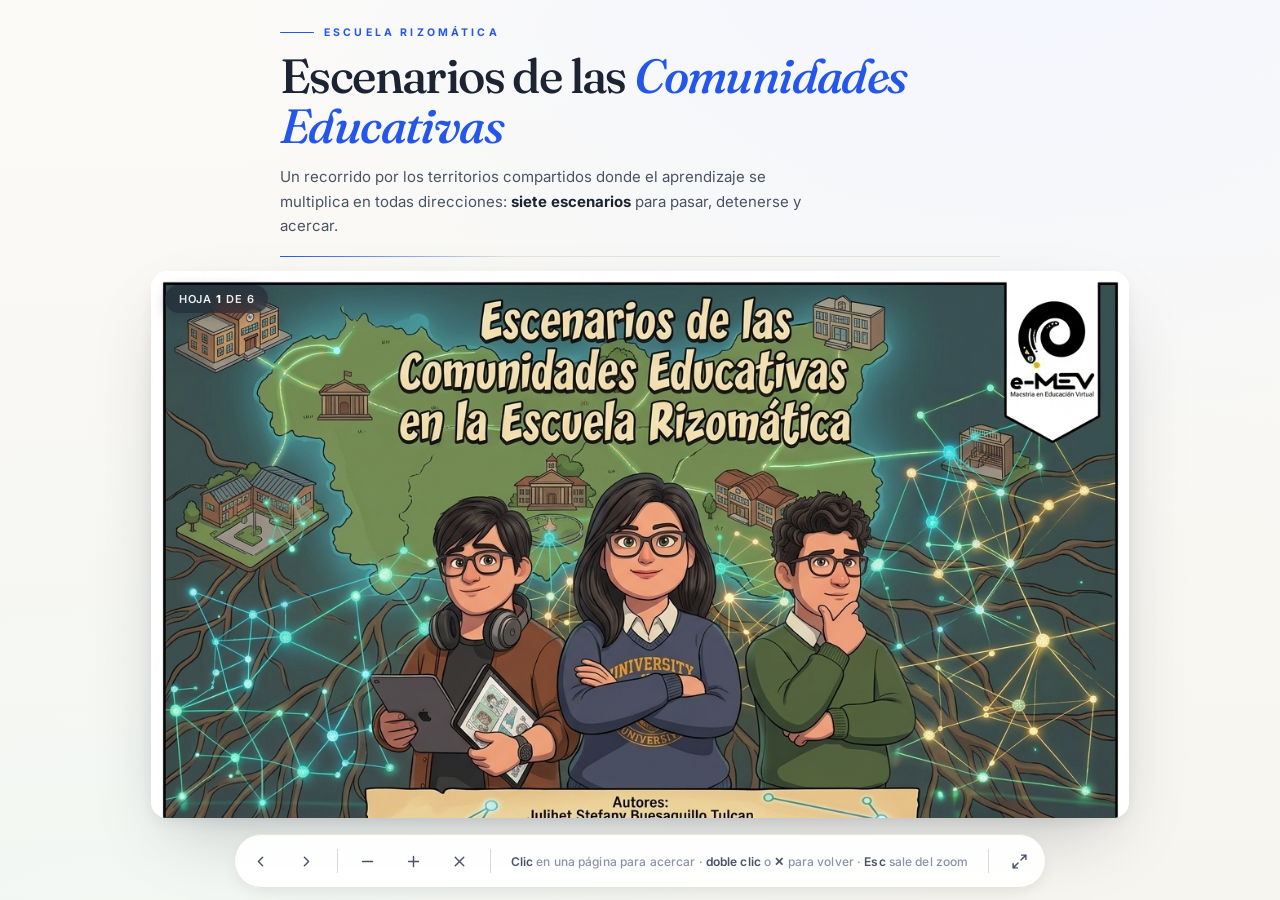
<file: docs/historieta/index.html>
<!DOCTYPE html>
<html lang="es">
<head>
<meta charset="UTF-8">
<meta name="viewport" content="width=device-width, initial-scale=1.0">
<title>Escenarios de las Comunidades Educativas — Escuela Rizomática</title>
<link rel="preconnect" href="https://fonts.googleapis.com">
<link rel="preconnect" href="https://fonts.gstatic.com" crossorigin>
<link href="https://fonts.googleapis.com/css2?family=Fraunces:opsz,wght@9..144,400;9..144,500;9..144,600&family=Inter:wght@400;500;600;700;800&display=swap" rel="stylesheet">
<style>
:root {
  --paper: #faf9f6;
  --surface: #ffffff;
  --ink: #1c2333;
  --ink-2: #4a5266;
  --ink-3: #8b93a7;
  --line: #e7e4dc;
  --line-strong: #dcd8cd;
  --accent: #2456ea;
  --accent-soft: #edf1ff;
  --radius: 18px;
  --radius-lg: 24px;
  --radius-sm: 12px;
  --shadow-1: 0 1px 2px rgba(28,35,51,.05), 0 1px 3px rgba(28,35,51,.06);
  --shadow-2: 0 6px 18px -6px rgba(28,35,51,.12);
  --shadow-3: 0 24px 60px -20px rgba(28,35,51,.2);
  --font: 'Inter', system-ui, sans-serif;
  --serif: 'Fraunces', Georgia, serif;
}

*, *::before, *::after { box-sizing: border-box; }
html, body { height: 100%; }
body {
  margin: 0;
  height: 100%;
  overflow: hidden;
  display: flex;
  flex-direction: column;
  font-family: var(--font);
  color: var(--ink);
  background:
    radial-gradient(120% 120% at 80% -10%, #f3f6ff 0%, transparent 55%),
    radial-gradient(120% 120% at 10% 110%, #f2f8f4 0%, transparent 55%),
    linear-gradient(180deg, #fbfaf7, #f6f5f0);
  -webkit-font-smoothing: antialiased;
  line-height: 1.6;
}
.wrap { max-width: 1240px; margin: 0 auto; padding: 0 22px; }

/* ── Encabezado ── */
.pagehead {
  position: relative;
  padding: 26px 0 18px;
  flex: none;
}
.pagehead::after {
  content: '';
  position: absolute;
  left: 0;
  right: 0;
  bottom: 0;
  height: 1px;
  background: linear-gradient(90deg, var(--accent) 0%, var(--line) 32%, var(--line) 100%);
}
.eyebrow {
  margin: 0 0 12px;
  display: flex;
  align-items: center;
  gap: 10px;
  font: 700 10.5px 'Inter', Arial, sans-serif;
  letter-spacing: .3em;
  text-transform: uppercase;
  color: var(--accent);
}
.eyebrow::before {
  content: '';
  width: 34px;
  height: 1.5px;
  background: var(--accent);
  border-radius: 2px;
}
.pagehead h1 {
  margin: 0;
  font-family: var(--serif);
  font-weight: 500;
  font-size: clamp(30px, 4.4vw, 48px);
  line-height: 1.04;
  letter-spacing: -1.6px;
  max-width: 15em;
}
.pagehead h1 em { font-style: italic; color: var(--accent); font-weight: 500; }
.pagehead .lede {
  margin: 14px 0 0;
  font-size: 15px;
  line-height: 1.65;
  color: var(--ink-2);
  max-width: 60ch;
}
.pagehead .lede strong { color: var(--ink); font-weight: 700; }

/* ── Visor / Magazine con zoom ── */
.stage { flex: 1 1 auto; min-height: 0; display: flex; flex-direction: column; align-items: center; justify-content: center; padding: 0 24px; }
.viewer {
  position: relative;
  overflow: hidden;
  margin-top: 14px;
  background: #fff;
  border-radius: 16px;
  box-shadow: 0 30px 70px -24px rgba(28,35,51,.28), var(--shadow-2);
  cursor: zoom-in;
}
#book { background: transparent; }
#book .page,
#book .turn-page { background: #fff; }
#book .page img { display: block; width: 100%; height: 100%; object-fit: cover; }

.status {
  position: absolute;
  top: 14px;
  left: 14px;
  z-index: 40;
  pointer-events: none;
  font: 600 11px 'Inter', Arial, sans-serif;
  letter-spacing: .08em;
  text-transform: uppercase;
  color: rgba(255,255,255,.92);
  background: rgba(28,35,51,.58);
  padding: 7px 14px;
  border-radius: 999px;
  backdrop-filter: blur(8px);
  -webkit-backdrop-filter: blur(8px);
  box-shadow: 0 4px 14px rgba(28,35,51,.25);
}
#pageno b { color: #fff; font-weight: 800; }

.toolbar {
  display: flex;
  align-items: center;
  gap: 6px;
  margin: 16px auto 12px;
  background: rgba(255,255,255,.94);
  border: 1px solid var(--line);
  border-radius: 999px;
  padding: 6px;
  box-shadow: var(--shadow-2);
  backdrop-filter: blur(10px);
  -webkit-backdrop-filter: blur(10px);
}
.toolbar button {
  appearance: none;
  border: 0;
  background: transparent;
  width: 40px;
  height: 40px;
  border-radius: 50%;
  display: grid;
  place-items: center;
  color: var(--ink-2);
  cursor: pointer;
  transition: background .16s ease, color .16s ease, box-shadow .16s ease, transform .1s ease;
}
.toolbar button svg { width: 17px; height: 17px; display: block; }
.toolbar button:hover {
  background: var(--accent-soft);
  color: var(--accent);
  box-shadow: inset 0 0 0 1px rgba(36,86,234,.25);
}
.toolbar button:active { transform: scale(.92); }
.toolbar button:focus-visible { outline: 2px solid var(--accent); outline-offset: 2px; }
.toolbar .tsep { width: 1px; height: 24px; background: var(--line-strong); margin: 0 4px; }
.toolbar .tinfo {
  font: 500 12px 'Inter', Arial, sans-serif;
  letter-spacing: .01em;
  color: var(--ink-3);
  padding: 0 10px;
  white-space: nowrap;
}
.toolbar .tinfo b { color: var(--ink-2); font-weight: 600; }
.toolbar button .ic-compress { display: none; }
.toolbar button.fs-on .ic-expand { display: none; }
.toolbar button.fs-on .ic-compress { display: block; }

/* Pantalla completa */
body.fs .wrap { display: none; }
body.fs .stage { justify-content: center; padding: 18px 30px; }
body.fs .viewer { margin-top: 0; }
body.fs .toolbar { margin: 14px auto 6px; }

@media (max-height: 720px) {
  .pagehead { padding: 14px 0 12px; }
  .pagehead h1 { font-size: clamp(24px, 4vw, 34px); }
  .pagehead .eyebrow { display: none; }
  .pagehead .lede { display: none; }
  .viewer { margin-top: 8px; }
  .toolbar { margin-top: 12px; }
}
@media (max-width: 640px) {
  .wrap { padding: 0 14px; }
  .toolbar .tinfo { display: none; }
}
</style>
</head>
<body>

<div class="wrap">
  <header class="pagehead">
    <p class="eyebrow">Escuela Rizomática</p>
    <h1>Escenarios de las <em>Comunidades Educativas</em></h1>
    <p class="lede">Un recorrido por los territorios compartidos donde el aprendizaje se multiplica en todas direcciones: <strong>siete escenarios</strong> para pasar, detenerse y acercar.</p>
  </header>
</div>

<div class="stage">
  <div class="viewer" id="viewer">
    <div class="status"><span id="pageno">Hoja 1 de 7</span></div>
    <div id="book">
      <div class="page"><img src="src/portada.jpg" alt="Portada"></div>
      <div class="page"><img src="src/001.png" alt="Página 2"></div>
      <div class="page"><img src="src/002.png" alt="Página 3"></div>
      <div class="page"><img src="src/003.png" alt="Página 4"></div>
      <div class="page"><img src="src/004.png" alt="Página 5"></div>
      <div class="page"><img src="src/contraportada.jpg" alt="Contraportada"></div>
    </div>
  </div>

  <div class="toolbar" role="toolbar" aria-label="Controles del visor">
    <button type="button" id="btnPrev" aria-label="Hoja anterior" title="Hoja anterior">
      <svg viewBox="0 0 24 24" fill="none" stroke="currentColor" stroke-width="2" stroke-linecap="round" stroke-linejoin="round"><path d="M15 18l-6-6 6-6"/></svg>
    </button>
    <button type="button" id="btnNext" aria-label="Hoja siguiente" title="Hoja siguiente">
      <svg viewBox="0 0 24 24" fill="none" stroke="currentColor" stroke-width="2" stroke-linecap="round" stroke-linejoin="round"><path d="M9 6l6 6-6 6"/></svg>
    </button>
    <span class="tsep"></span>
    <button type="button" id="btnZoomOut" aria-label="Alejar" title="Alejar">
      <svg viewBox="0 0 24 24" fill="none" stroke="currentColor" stroke-width="2" stroke-linecap="round" stroke-linejoin="round"><path d="M5 12h14"/></svg>
    </button>
    <button type="button" id="btnZoomIn" aria-label="Acercar" title="Acercar">
      <svg viewBox="0 0 24 24" fill="none" stroke="currentColor" stroke-width="2" stroke-linecap="round" stroke-linejoin="round"><path d="M12 5v14M5 12h14"/></svg>
    </button>
    <button type="button" id="btnClose" aria-label="Salir del zoom" title="Salir del zoom">
      <svg viewBox="0 0 24 24" fill="none" stroke="currentColor" stroke-width="2" stroke-linecap="round" stroke-linejoin="round"><path d="M18 6L6 18M6 6l12 12"/></svg>
    </button>
    <span class="tsep"></span>
    <span class="tinfo"><b>Clic</b> en una página para acercar · <b>doble clic</b> o <b>✕</b> para volver · <b>Esc</b> sale del zoom</span>
    <span class="tsep"></span>
    <button type="button" id="btnFullscreen" aria-label="Pantalla completa" title="Pantalla completa">
      <svg class="ic-expand" viewBox="0 0 24 24" fill="none" stroke="currentColor" stroke-width="2" stroke-linecap="round" stroke-linejoin="round"><path d="M15 3h6v6M9 21H3v-6M21 3l-7 7M3 21l7-7"/></svg>
      <svg class="ic-compress" viewBox="0 0 24 24" fill="none" stroke="currentColor" stroke-width="2" stroke-linecap="round" stroke-linejoin="round"><path d="M21 15h-6v6M3 9h6V3M15 9l6-6M9 15l-6 6"/></svg>
    </button>
  </div>
</div>

<script type="text/javascript" src="./js/jquery-1.11.0.min.js"></script>
<script type="text/javascript" src="./js/jquery.mousewheel.min.js"></script>
<script type="text/javascript" src="./lib/turn.js"></script>
<script type="text/javascript" src="./lib/zoom.js"></script>
<script type="text/javascript" src="./extras/jgestures.min.js"></script>
<script>
$(function () {
  var $viewer = $('#viewer').first();
  var $book = $('#book').first();
  var pageCount = $book.find('.page').length;

  $book.turn({
    width: 960,
    height: 640,
    display: 'single',
    autoCenter: true,
    duration: 500
  });

  $viewer.zoom({
    flipbook: $book,
    max: 3.2
  });

  function updatePage() {
    var p = $book.turn('page');
    $('#pageno').html('Hoja <b>' + p + '</b> de ' + pageCount);
  }
  updatePage();
  $book.bind('turned', updatePage);

  function sizeBook() {
    var availW = Math.max(360, window.innerWidth - 80);
    var availH = Math.max(280, (window.innerHeight - 210) * 1.04);
    var ratio = 1200 / 880;
    var w = Math.min(availW, availH * ratio);
    var h = w / ratio;
    $viewer.css({ width: w, height: h });
    $book.turn('size', w, h);
  }
  sizeBook();
  $(window).on('resize', sizeBook);
  $(window).on('load', sizeBook);

  $viewer.on('zoom.tap', function (e) {
    if ($viewer.zoom('value') === 1) {
      $viewer.zoom('zoomIn', e);
    }
  });
  $viewer.on('zoom.doubleTap', function () {
    if ($viewer.zoom('value') !== 1) {
      $viewer.zoom('zoomOut');
    }
  });

  $('#btnPrev').on('click', function () { $book.turn('previous'); });
  $('#btnNext').on('click', function () { $book.turn('next'); });
  $('#btnZoomIn').on('click', function () { $viewer.zoom('zoomIn'); });
  $('#btnZoomOut').on('click', function () { $viewer.zoom('zoomOut'); });
  $('#btnClose').on('click', function () { $viewer.zoom('zoomOut', 200); });

  function isFullscreen() {
    return !!(document.fullscreenElement || document.webkitFullscreenElement ||
      document.mozFullScreenElement || document.msFullscreenElement);
  }
  $('#btnFullscreen').on('click', function () {
    if (isFullscreen()) {
      if (document.exitFullscreen) { document.exitFullscreen(); }
      else if (document.webkitExitFullscreen) { document.webkitExitFullscreen(); }
    } else {
      var el = document.documentElement;
      if (el.requestFullscreen) { el.requestFullscreen(); }
      else if (el.webkitRequestFullscreen) { el.webkitRequestFullscreen(); }
    }
  });
  $(document).on('fullscreenchange webkitfullscreenchange', function () {
    var on = isFullscreen();
    document.body.classList.toggle('fs', on);
    $('#btnFullscreen').toggleClass('fs-on', on);
    sizeBook();
  });

  $(document).on('keydown', function (e) {
    if (e.key === 'Escape') { $viewer.zoom('zoomOut'); }
    if (e.key === 'ArrowLeft') { $book.turn('previous'); }
    if (e.key === 'ArrowRight') { $book.turn('next'); }
  });

  if (jQuery.hasGestures) {
    $viewer
      .on('pinchopen', function () { $viewer.zoom('zoomIn'); })
      .on('pinchclose', function () { $viewer.zoom('zoomOut'); });
  }
});
</script>
</body>
</html>
</file>
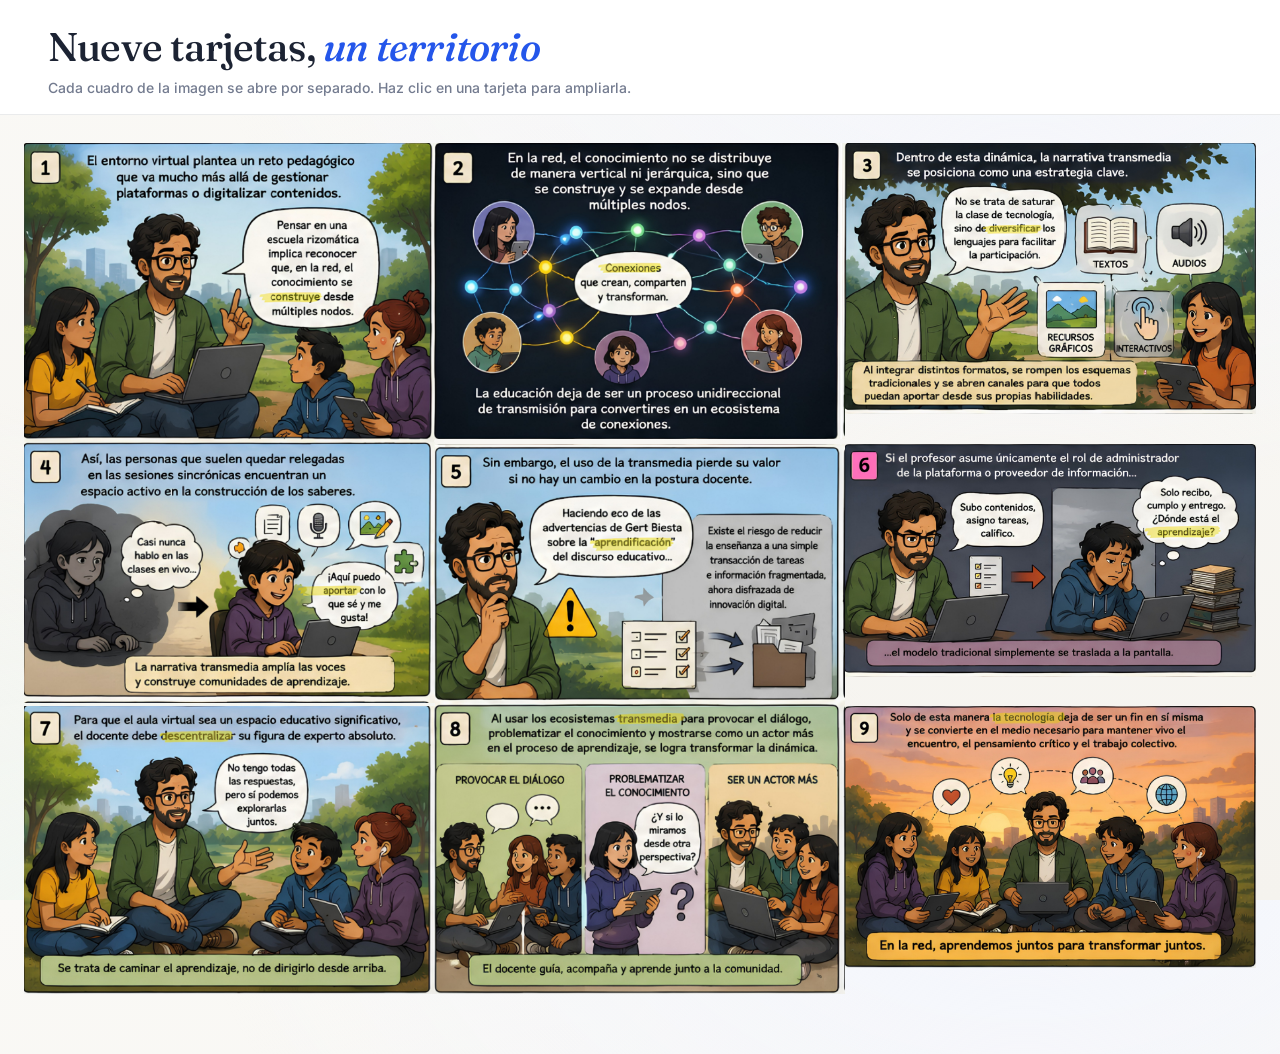
<file: docs/medio1/index.html>
<!DOCTYPE html>
<html lang="es">
<head>
<meta charset="utf-8">
<meta name="viewport" content="width=device-width, initial-scale=1">
<title>Nueve tarjetas | Territorio</title>
<link href="https://fonts.googleapis.com/css2?family=Fraunces:opsz,wght@9..144,400;9..144,500;9..144,600&family=Inter:wght@400;500;600;700;800&display=swap" rel="stylesheet">
<style>
:root {
  --ink: #1c2333;
  --ink-100: #1c2333;
  --ink-300: #737b8f;
  --ink-400: #8b93a7;
  --surface-0: #f5f3ee;
  --surface-1: #ffffff;
  --surface-2: #faf9f6;
  --surface-3: #f0eee7;
  --teal: #2456ea;
  --teal-dim: rgba(36, 86, 234, 0.08);
  --line: rgba(28, 35, 51, 0.09);
  --line-strong: rgba(28, 35, 51, 0.16);
  --r-xs: 4px;
  --r-sm: 8px;
  --r-md: 12px;
  --r-lg: 18px;
  --r-xl: 24px;
  --r-full: 9999px;
  --sh-1: 0 1px 2px rgba(28,35,51,.05), 0 1px 3px rgba(28,35,51,.06);
  --sh-2: 0 6px 18px -6px rgba(28,35,51,.12);
  --sh-3: 0 12px 40px rgba(28,35,51,.16);
  --sh-4: 0 24px 64px rgba(28,35,51,.22);
}

* { box-sizing: border-box; }

html, body { height: 100%; }

body {
  margin: 0;
  background:
    radial-gradient(120% 120% at 80% -10%, #f3f6ff 0%, transparent 55%),
    radial-gradient(120% 120% at 10% 110%, #f2f8f4 0%, transparent 55%),
    linear-gradient(180deg, var(--surface-2), var(--surface-0));
  color: var(--ink-100);
  font-family: 'Inter', Arial, sans-serif;
  min-height: 100%;
}

.wrap { max-width: 3850px; margin: 0 auto; padding: 0 24px; }

.pagehead {
  border-bottom: 1px solid var(--line);
  padding: 22px 24px 18px;
  background: var(--surface-1);
  position: sticky;
  top: 0;
  z-index: 10;
}

.pagehead h1 {
  font-family: 'Fraunces', Georgia, serif;
  font-size: clamp(26px, 4vw, 40px);
  font-weight: 500;
  letter-spacing: -0.02em;
  margin: 0;
}

.pagehead h1 em {
  font-style: italic;
  color: var(--teal);
}

.pagehead .lede {
  margin: 8px 0 0;
  color: var(--ink-300);
  font-size: 14px;
  font-weight: 500;
}

main {
  padding: 28px 24px 60px;
}

.grid {
  display: grid;
  grid-template-columns: repeat(3, 1fr);
  gap: 0;
  max-width: 3850px;
  margin: 0 auto;
}

.card {
  position: relative;
  background: var(--surface-1);
  cursor: zoom-in;
  overflow: hidden;
}

.card img {
  display: block;
  width: 100%;
  height: 100%;
  object-fit: cover;
}

.card::after {
  content: attr(data-label);
  position: absolute;
  inset: 0;
  display: flex;
  align-items: center;
  justify-content: center;
  background: rgba(36, 86, 234, 0.14);
  color: transparent;
  font-size: clamp(20px, 4vw, 44px);
  font-weight: 700;
  letter-spacing: 0.04em;
  opacity: 0;
  transition: opacity .15s ease;
  pointer-events: none;
}

.card:hover::after {
  opacity: 1;
  color: #fff;
}

.lightbox {
  position: fixed;
  inset: 0;
  display: flex;
  align-items: center;
  justify-content: center;
  background: rgba(24, 28, 40, 0.6);
  backdrop-filter: blur(8px);
  -webkit-backdrop-filter: blur(8px);
  z-index: 1000;
  visibility: hidden;
  pointer-events: none;
  opacity: 0;
  transition: opacity .22s ease, visibility 0s linear .22s;
}

.lightbox.open {
  opacity: 1;
  visibility: visible;
  pointer-events: auto;
  transition: opacity .22s ease, visibility 0s;
}

.lb-card {
  background: var(--surface-0);
  border-radius: var(--r-lg);
  padding: 8px;
  box-shadow: var(--sh-4);
  max-width: min(94vw, calc(100vw - 150px));
  transform: scale(.94);
  transition: transform .22s ease;
}

.lightbox.open .lb-card { transform: scale(1); }

.lb-stage {
  width: 100%;
  max-height: 84vh;
  overflow: hidden;
  border-radius: var(--r-md);
  background: var(--surface-1);
}

.lb-stage img {
  display: block;
  width: 100%;
  height: 84vh;
  object-fit: cover;
}

.lb-card figcaption {
  text-align: center;
  margin: 10px 4px 2px;
  color: var(--ink-300);
  font-size: 13px;
  font-weight: 600;
}

.lb-close,
.lb-nav {
  position: absolute;
  border: 0;
  cursor: pointer;
  background: var(--surface-1);
  color: var(--ink);
  border-radius: var(--r-full);
  box-shadow: var(--sh-2);
  transition: transform .15s ease, background .15s ease, color .15s ease;
}

.lb-close {
  top: 18px;
  right: 18px;
  width: 40px;
  height: 40px;
  font-size: 20px;
  line-height: 1;
}

.lb-nav {
  top: 50%;
  transform: translateY(-50%);
  width: 44px;
  height: 44px;
  font-size: 20px;
}

.lb-nav.prev { left: 14px; }

.lb-nav.next { right: 14px; }

.lb-nav.prev:hover { transform: translateY(-50%) scale(1.06); }

.lb-nav.next:hover { transform: translateY(-50%) scale(1.06); }

.lb-close:hover,
.lb-nav:hover {
  background: var(--teal);
  color: #fff;
}

@media (max-width: 560px) {
  .wrap, main { padding-left: 14px; padding-right: 14px; }
  .grid { gap: 0; grid-template-columns: repeat(3, 1fr); }
  .lb-nav { width: 36px; height: 36px; font-size: 16px; }
  .lb-nav.prev { left: 6px; }
  .lb-nav.next { right: 6px; }
}
</style>
</head>
<body>

<header class="pagehead">
  <div class="wrap">
    <h1>Nueve tarjetas, <em>un territorio</em></h1>
    <p class="lede">Cada cuadro de la imagen se abre por separado. Haz clic en una tarjeta para ampliarla.</p>
  </div>
</header>

<main>
  <div class="grid" id="grid"></div>
</main>

<div class="lightbox" id="lightbox">
  <button class="lb-close" id="lbClose" aria-label="Cerrar">×</button>
  <button class="lb-nav prev" id="lbPrev" aria-label="Anterior">‹</button>
  <figure class="lb-card">
    <div class="lb-stage" id="lbStage">
      <img id="lbImg" alt="">
    </div>
    <figcaption>
      <span id="lbCap"></span>
    </figcaption>
  </figure>
  <button class="lb-nav next" id="lbNext" aria-label="Siguiente">›</button>
</div>

<script>
var IMG_SRC = 'img.png';
var GRID_X = [0, 1240, 2484, 3857];
var GRID_Y_COLS = [
  [0, 910, 1692, 2560],
  [0, 896, 1690, 2560],
  [0, 906, 1685, 2560]
];

var gridEl = document.getElementById('grid');
var lightbox = document.getElementById('lightbox');
var lbImg = document.getElementById('lbImg');
var lbCap = document.getElementById('lbCap');
var tiles = [];
var current = 0;

function makeTile(src, sx, sy, sw, sh, ratio) {
  var cv = document.createElement('canvas');
  cv.width = sw * 2;
  cv.height = sh * 2;
  cv.getContext('2d').drawImage(src, sx, sy, sw, sh, 0, 0, sw * 2, sh * 2);
  var card = document.createElement('div');
  card.className = 'card';
  card.style.aspectRatio = ratio;
  var img = document.createElement('img');
  img.src = cv.toDataURL('image/jpeg', 0.92);
  img.alt = 'Tarjeta ' + (tiles.length + 1);
  card.setAttribute('data-label', String(tiles.length + 1).padStart(2, '0'));
  card.appendChild(img);
  card.dataset.index = tiles.length;
  card.setAttribute('tabindex', '0');
  gridEl.appendChild(card);
  tiles.push(cv.toDataURL('image/jpeg', 0.92));
}

function build() {
  if (!src || !src.naturalWidth) { return; }
  gridEl.innerHTML = '';
  tiles = [];
  for (var r = 0; r < GRID_Y_COLS[0].length - 1; r++) {
    for (var c = 0; c < GRID_X.length - 1; c++) {
      var gy = GRID_Y_COLS[c];
      var sx = GRID_X[c];
      var sw = GRID_X[c + 1] - sx;
      var sy = gy[r];
      var sh = gy[r + 1] - sy;
      makeTile(src, sx, sy, sw, sh, (sw / sh).toFixed(4));
    }
  }
}

function openTile(i) {
  if (i < 0) { i = tiles.length - 1; }
  if (i >= tiles.length) { i = 0; }
  current = i;
  lbImg.src = tiles[i];
  lbCap.textContent = 'Tarjeta ' + (i + 1) + ' de ' + tiles.length;
  lightbox.classList.add('open');
  document.body.style.overflow = 'hidden';
}

function closeLightbox() {
  lightbox.classList.remove('open');
  document.body.style.overflow = '';
}

var src = new Image();
src.onload = function () { build(); };
src.onerror = function () {
  gridEl.innerHTML = '<p style="color:var(--teal);font-weight:600">No se pudo cargar la imagen. Revisa la ruta en IMG_SRC.</p>';
};
src.src = IMG_SRC;

gridEl.addEventListener('click', function (e) {
  var card = e.target.closest ? e.target.closest('.card') : null;
  if (card) { openTile(parseInt(card.dataset.index, 10)); }
});

document.getElementById('lbClose').addEventListener('click', closeLightbox);
document.getElementById('lbPrev').addEventListener('click', function (e) {
  e.stopPropagation();
  openTile(current - 1);
});
document.getElementById('lbNext').addEventListener('click', function (e) {
  e.stopPropagation();
  openTile(current + 1);
});

lightbox.addEventListener('click', function (e) {
  if (e.target === lightbox) { closeLightbox(); }
});

document.addEventListener('keydown', function (e) {
  if (!lightbox.classList.contains('open')) { return; }
  if (e.key === 'Escape') { closeLightbox(); }
  if (e.key === 'ArrowLeft') { openTile(current - 1); }
  if (e.key === 'ArrowRight') { openTile(current + 1); }
});
</script>
</body>
</html>
</file>
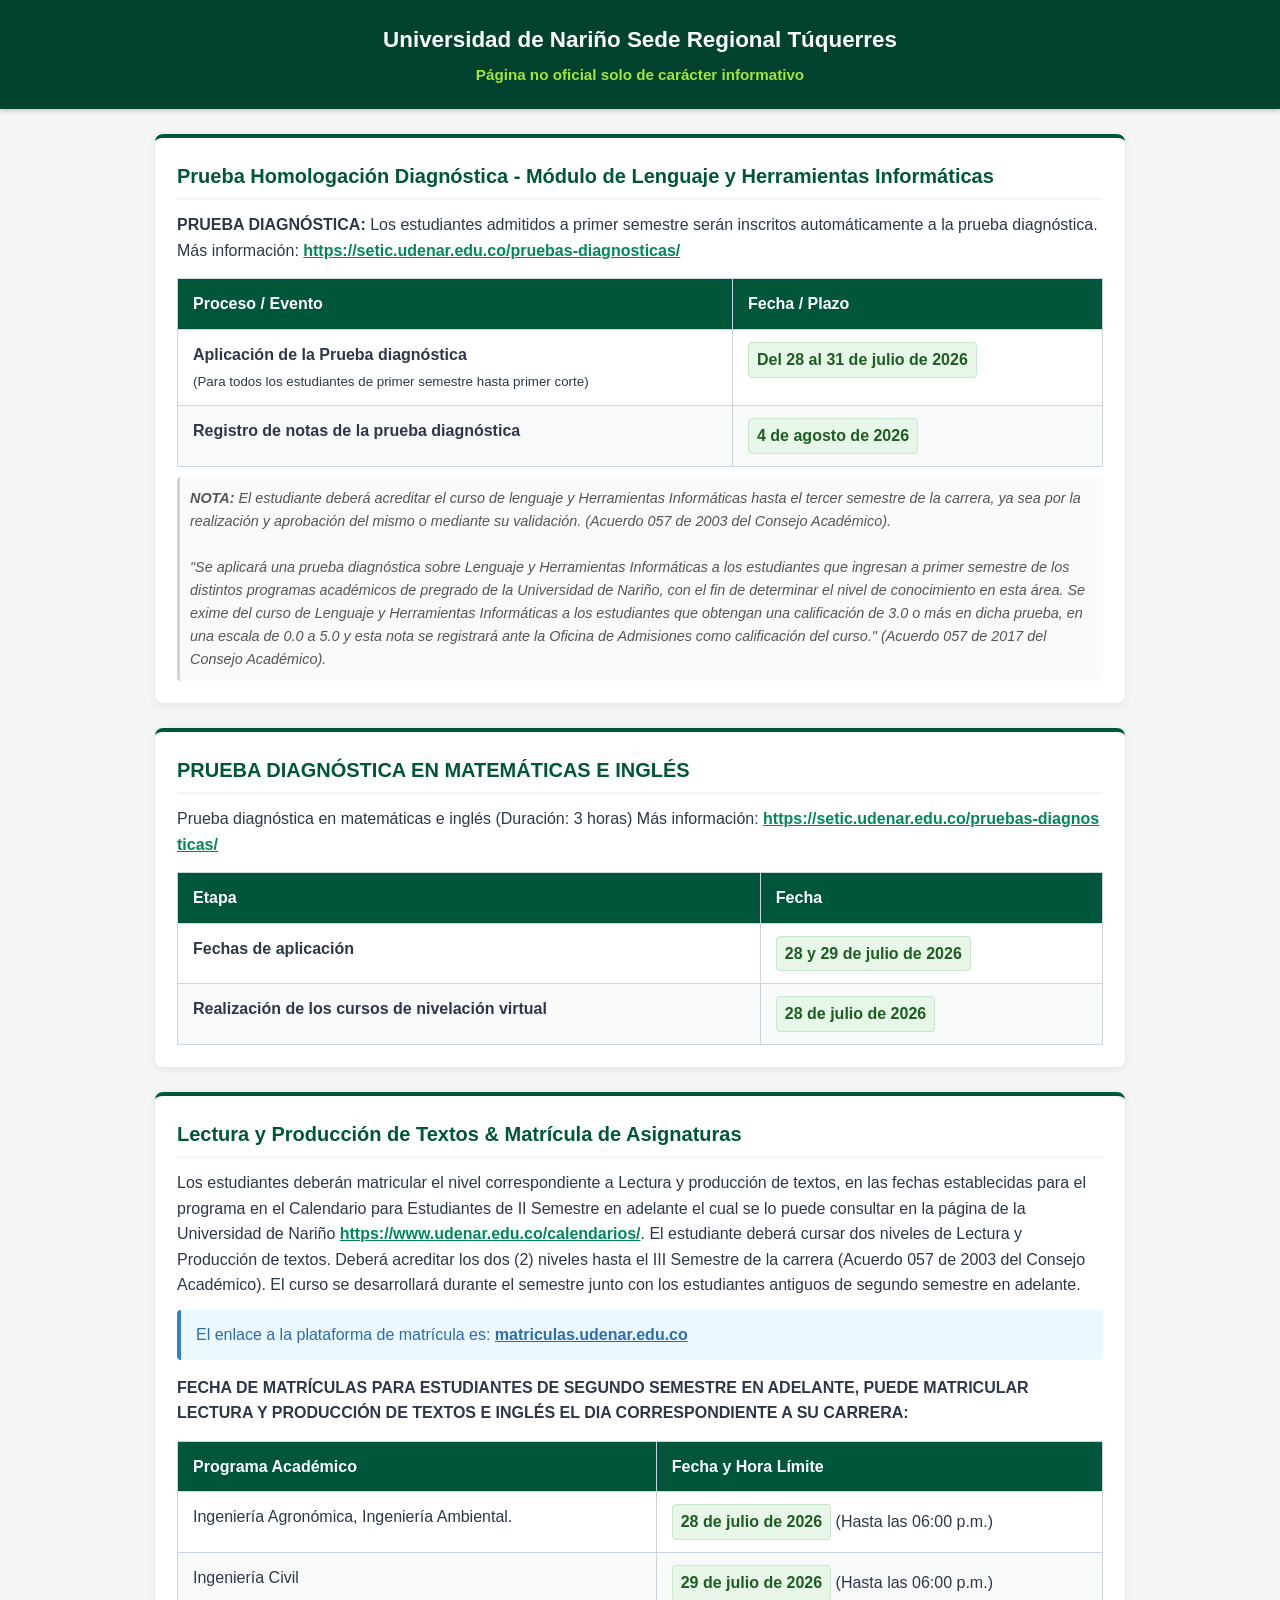
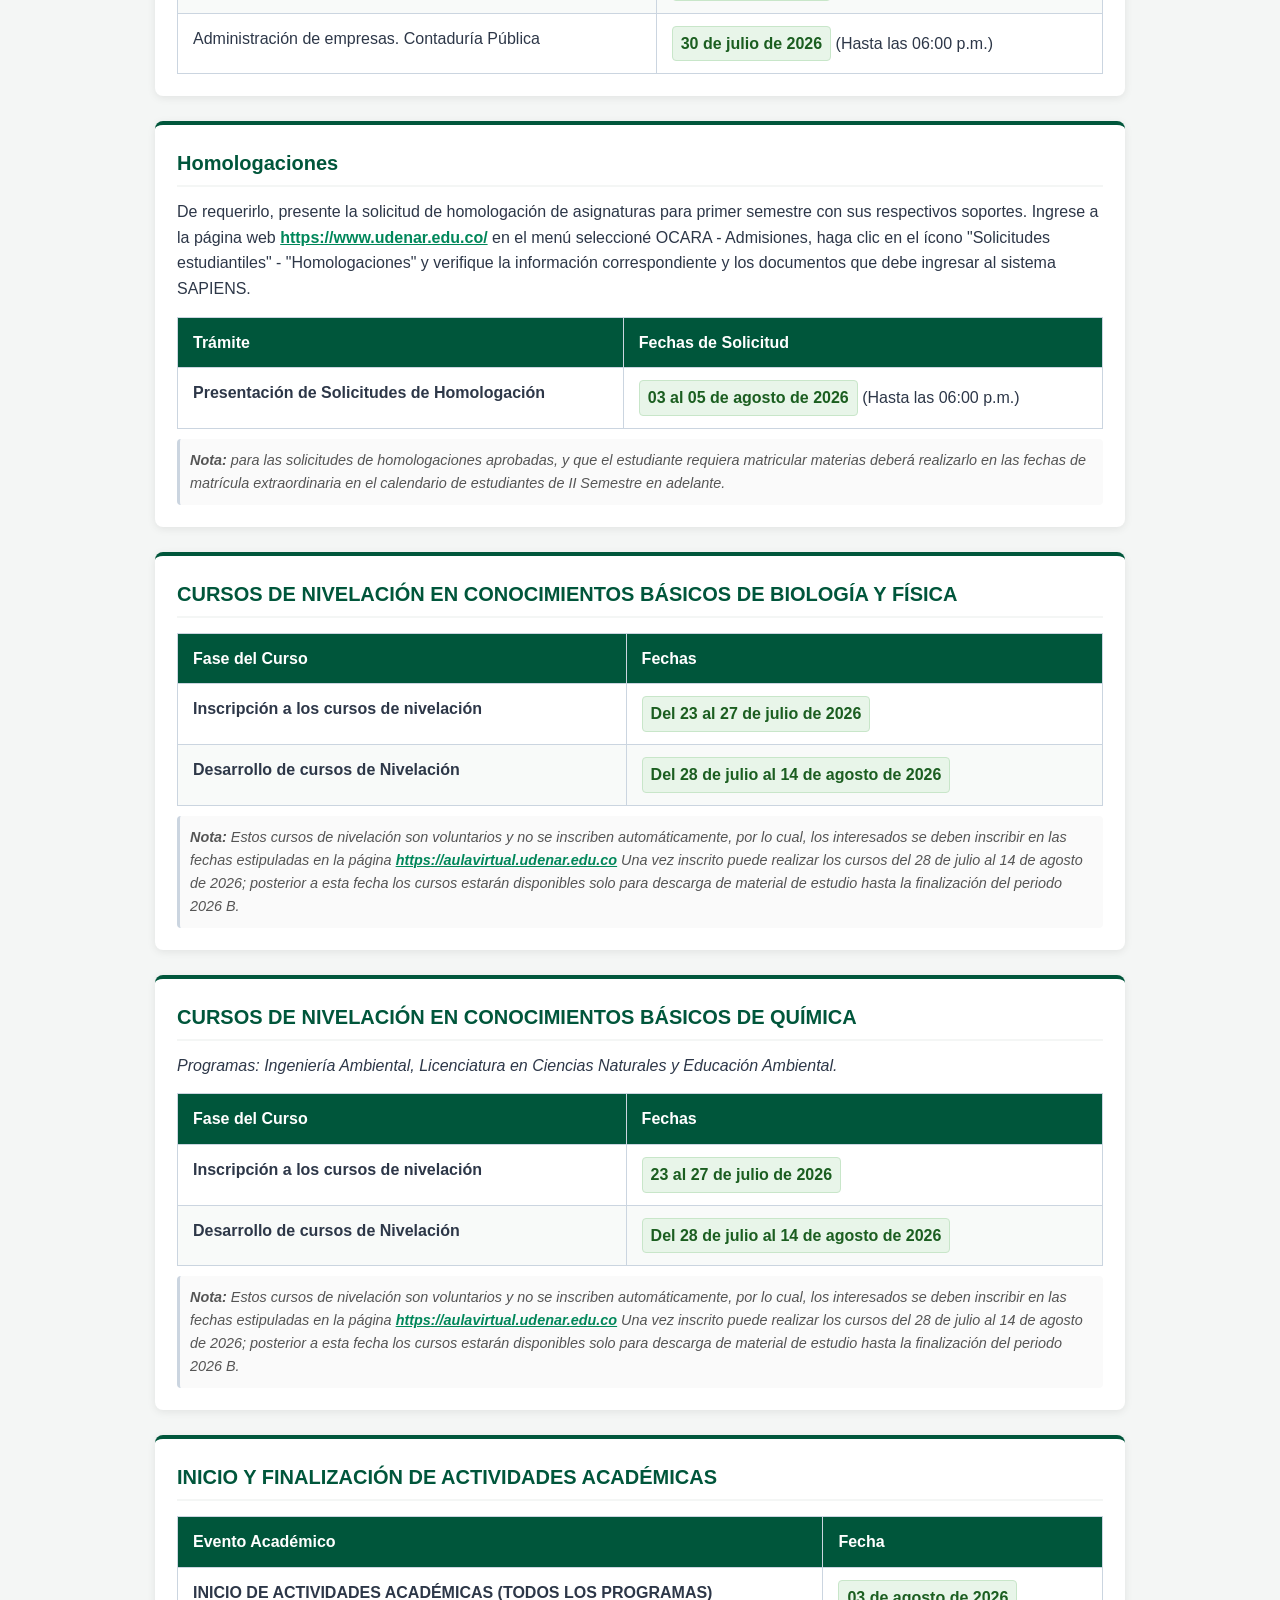
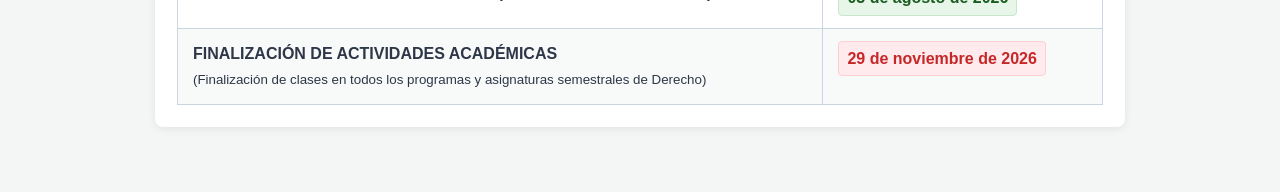
<file: docs/primer.html>
<!DOCTYPE html>
<html lang="es">
<head>
    <meta charset="UTF-8">
    <meta name="viewport" content="width=device-width, initial-scale=1.0">
    <title>Universidad de Nariño - Sede Regional Túquerres</title>
    <style>
        :root {
            --primary-dark: #00563B;
            --primary-header: #00422d;
            --bg-light: #F4F6F5;
            --card-bg: #FFFFFF;
            --text-color: #2D3748;
            --border-color: #CBD5E0;
            --info-bg: #EBF8FF;
            --info-border: #3182CE;
            --info-text: #2B6CB0;
            --badge-bg: #E8F5E9;
            --badge-text: #1B5E20;
            --link-color: #00875A;
        }

        * {
            box-sizing: border-box;
            margin: 0;
            padding: 0;
            font-family: 'Segoe UI', Tahoma, Geneva, Verdana, sans-serif;
        }

        body {
            background-color: var(--bg-light);
            color: var(--text-color);
            line-height: 1.6;
            padding-bottom: 40px;
        }

        /* Encabezado */
        header {
            background-color: var(--primary-header);
            color: white;
            text-align: center;
            padding: 22px 15px;
            box-shadow: 0 2px 5px rgba(0,0,0,0.2);
        }

        header h1 {
            font-size: 1.4rem;
            font-weight: bold;
            margin-bottom: 5px;
        }

        header p {
            font-size: 0.95rem;
            color: #A3E635;
            font-weight: 600;
        }

        .container {
            max-width: 1000px;
            margin: 25px auto;
            padding: 0 15px;
        }

        /* Tarjetas de contenido */
        .card {
            background: var(--card-bg);
            border-radius: 8px;
            border-top: 4px solid var(--primary-dark);
            box-shadow: 0 2px 8px rgba(0,0,0,0.08);
            padding: 22px;
            margin-bottom: 25px;
        }

        .card h2 {
            color: var(--primary-dark);
            font-size: 1.25rem;
            margin-bottom: 12px;
            border-bottom: 2px solid var(--bg-light);
            padding-bottom: 6px;
        }

        .info-box {
            background-color: var(--info-bg);
            border-left: 4px solid var(--info-border);
            color: var(--info-text);
            padding: 12px 15px;
            border-radius: 4px;
            margin: 12px 0;
            font-weight: 500;
        }

        /* Estilo para Hipervínculos */
        a {
            color: var(--link-color);
            font-weight: 600;
            text-decoration: underline;
            word-break: break-all;
        }

        a:hover {
            color: var(--primary-header);
        }

        .info-box a {
            color: var(--info-text);
            font-weight: bold;
        }

        /* Tablas */
        .table-responsive {
            overflow-x: auto;
            margin-top: 15px;
        }

        table {
            width: 100%;
            border-collapse: collapse;
        }

        th, td {
            padding: 12px 15px;
            border: 1px solid var(--border-color);
            text-align: left;
            vertical-align: top;
        }

        th {
            background-color: var(--primary-dark);
            color: white;
            font-weight: 600;
        }

        tr:nth-child(even) {
            background-color: #F8FAF9;
        }

        /* Estilos de fechas/procesos */
        .date-badge {
            display: inline-block;
            background-color: var(--badge-bg);
            color: var(--badge-text);
            font-weight: bold;
            padding: 4px 8px;
            border-radius: 4px;
            border: 1px solid #C8E6C9;
            white-space: nowrap;
        }

        .note {
            font-size: 0.9rem;
            color: #555;
            margin-top: 10px;
            font-style: italic;
            background: #FAFAFA;
            padding: 10px;
            border-left: 3px solid #CBD5E0;
            border-radius: 4px;
        }

        .text-block {
            margin-bottom: 12px;
        }
    </style>
</head>
<body>

    <header>
        <h1>Universidad de Nariño Sede Regional Túquerres</h1>
        <p>Página no oficial solo de carácter informativo</p>
    </header>

    <div class="container">

        <!-- 1. Módulo de Lenguaje e Informática (Prueba Diagnóstica) -->
        <div class="card">
            <h2>Prueba Homologación Diagnóstica - Módulo de Lenguaje y Herramientas Informáticas</h2>
            
            <div class="text-block">
                <p><strong>PRUEBA DIAGNÓSTICA:</strong> Los estudiantes admitidos a primer semestre serán inscritos automáticamente a la prueba diagnóstica. Más información: <a href="https://setic.udenar.edu.co/pruebas-diagnosticas/" target="_blank">https://setic.udenar.edu.co/pruebas-diagnosticas/</a></p>
            </div>

            <div class="table-responsive">
                <table>
                    <thead>
                        <tr>
                            <th style="width: 60%;">Proceso / Evento</th>
                            <th style="width: 40%;">Fecha / Plazo</th>
                        </tr>
                    </thead>
                    <tbody>
                        <tr>
                            <td><strong>Aplicación de la Prueba diagnóstica</strong><br><small>(Para todos los estudiantes de primer semestre hasta primer corte)</small></td>
                            <td><span class="date-badge">Del 28 al 31 de julio de 2026</span></td>
                        </tr>
                        <tr>
                            <td><strong>Registro de notas de la prueba diagnóstica</strong></td>
                            <td><span class="date-badge">4 de agosto de 2026</span></td>
                        </tr>
                    </tbody>
                </table>
            </div>

            <div class="note">
                <p><strong>NOTA:</strong> El estudiante deberá acreditar el curso de lenguaje y Herramientas Informáticas hasta el tercer semestre de la carrera, ya sea por la realización y aprobación del mismo o mediante su validación. (Acuerdo 057 de 2003 del Consejo Académico).</p>
                <br>
                <p>"Se aplicará una prueba diagnóstica sobre Lenguaje y Herramientas Informáticas a los estudiantes que ingresan a primer semestre de los distintos programas académicos de pregrado de la Universidad de Nariño, con el fin de determinar el nivel de conocimiento en esta área. Se exime del curso de Lenguaje y Herramientas Informáticas a los estudiantes que obtengan una calificación de 3.0 o más en dicha prueba, en una escala de 0.0 a 5.0 y esta nota se registrará ante la Oficina de Admisiones como calificación del curso." (Acuerdo 057 de 2017 del Consejo Académico).</p>
            </div>
        </div>

        <!-- 2. Matemáticas e Inglés (Prueba Diagnóstica) -->
        <div class="card">
            <h2>PRUEBA DIAGNÓSTICA EN MATEMÁTICAS E INGLÉS</h2>
            <p class="text-block">Prueba diagnóstica en matemáticas e inglés (Duración: 3 horas) Más información: <a href="https://setic.udenar.edu.co/pruebas-diagnosticas/" target="_blank">https://setic.udenar.edu.co/pruebas-diagnosticas/</a></p>
            
            <div class="table-responsive">
                <table>
                    <thead>
                        <tr>
                            <th>Etapa</th>
                            <th>Fecha</th>
                        </tr>
                    </thead>
                    <tbody>
                        <tr>
                            <td><strong>Fechas de aplicación</strong></td>
                            <td><span class="date-badge">28 y 29 de julio de 2026</span></td>
                        </tr>
                        <tr>
                            <td><strong>Realización de los cursos de nivelación virtual</strong></td>
                            <td><span class="date-badge">28 de julio de 2026</span></td>
                        </tr>
                    </tbody>
                </table>
            </div>
        </div>

        <!-- 3. Lectura y Producción de Textos + Tabla de Matrículas -->
        <div class="card">
            <h2>Lectura y Producción de Textos & Matrícula de Asignaturas</h2>
            
            <p class="text-block">Los estudiantes deberán matricular el nivel correspondiente a Lectura y producción de textos, en las fechas establecidas para el programa en el Calendario para Estudiantes de II Semestre en adelante el cual se lo puede consultar en la página de la Universidad de Nariño <a href="https://www.udenar.edu.co/calendarios/" target="_blank">https://www.udenar.edu.co/calendarios/</a>. El estudiante deberá cursar dos niveles de Lectura y Producción de textos. Deberá acreditar los dos (2) niveles hasta el III Semestre de la carrera (Acuerdo 057 de 2003 del Consejo Académico). El curso se desarrollará durante el semestre junto con los estudiantes antiguos de segundo semestre en adelante.</p>
            
            <div class="info-box">
                El enlace a la plataforma de matrícula es: <a href="http://matriculas.udenar.edu.co" target="_blank">matriculas.udenar.edu.co</a>
            </div>

            <p style="margin-top: 15px;"><strong>FECHA DE MATRÍCULAS PARA ESTUDIANTES DE SEGUNDO SEMESTRE EN ADELANTE, PUEDE MATRICULAR LECTURA Y PRODUCCIÓN DE TEXTOS E INGLÉS EL DIA CORRESPONDIENTE A SU CARRERA:</strong></p>
            
            <div class="table-responsive">
                <table>
                    <thead>
                        <tr>
                            <th>Programa Académico</th>
                            <th>Fecha y Hora Límite</th>
                        </tr>
                    </thead>
                    <tbody>
                        <tr>
                            <td>Ingeniería Agronómica, Ingeniería Ambiental.</td>
                            <td><span class="date-badge">28 de julio de 2026</span> (Hasta las 06:00 p.m.)</td>
                        </tr>
                        <tr>
                            <td>Ingeniería Civil</td>
                            <td><span class="date-badge">29 de julio de 2026</span> (Hasta las 06:00 p.m.)</td>
                        </tr>
                        <tr>
                            <td>Administración de empresas. Contaduría Pública</td>
                            <td><span class="date-badge">30 de julio de 2026</span> (Hasta las 06:00 p.m.)</td>
                        </tr>
                    </tbody>
                </table>
            </div>
        </div>

        <!-- 4. Homologaciones -->
        <div class="card">
            <h2>Homologaciones</h2>
            <p class="text-block">De requerirlo, presente la solicitud de homologación de asignaturas para primer semestre con sus respectivos soportes. Ingrese a la página web <a href="https://www.udenar.edu.co/" target="_blank">https://www.udenar.edu.co/</a> en el menú seleccioné OCARA - Admisiones, haga clic en el ícono "Solicitudes estudiantiles" - "Homologaciones" y verifique la información correspondiente y los documentos que debe ingresar al sistema SAPIENS.</p>

            <div class="table-responsive">
                <table>
                    <thead>
                        <tr>
                            <th>Trámite</th>
                            <th>Fechas de Solicitud</th>
                        </tr>
                    </thead>
                    <tbody>
                        <tr>
                            <td><strong>Presentación de Solicitudes de Homologación</strong></td>
                            <td><span class="date-badge">03 al 05 de agosto de 2026</span> (Hasta las 06:00 p.m.)</td>
                        </tr>
                    </tbody>
                </table>
            </div>

            <div class="note">
                <strong>Nota:</strong> para las solicitudes de homologaciones aprobadas, y que el estudiante requiera matricular materias deberá realizarlo en las fechas de matrícula extraordinaria en el calendario de estudiantes de II Semestre en adelante.
            </div>
        </div>

        <!-- 5. Biología y Física -->
        <div class="card">
            <h2>CURSOS DE NIVELACIÓN EN CONOCIMIENTOS BÁSICOS DE BIOLOGÍA Y FÍSICA</h2>
            
            <div class="table-responsive">
                <table>
                    <thead>
                        <tr>
                            <th>Fase del Curso</th>
                            <th>Fechas</th>
                        </tr>
                    </thead>
                    <tbody>
                        <tr>
                            <td><strong>Inscripción a los cursos de nivelación</strong></td>
                            <td><span class="date-badge">Del 23 al 27 de julio de 2026</span></td>
                        </tr>
                        <tr>
                            <td><strong>Desarrollo de cursos de Nivelación</strong></td>
                            <td><span class="date-badge">Del 28 de julio al 14 de agosto de 2026</span></td>
                        </tr>
                    </tbody>
                </table>
            </div>

            <div class="note">
                <strong>Nota:</strong> Estos cursos de nivelación son voluntarios y no se inscriben automáticamente, por lo cual, los interesados se deben inscribir en las fechas estipuladas en la página <a href="https://aulavirtual.udenar.edu.co" target="_blank">https://aulavirtual.udenar.edu.co</a> Una vez inscrito puede realizar los cursos del 28 de julio al 14 de agosto de 2026; posterior a esta fecha los cursos estarán disponibles solo para descarga de material de estudio hasta la finalización del periodo 2026 B.
            </div>
        </div>

        <!-- 6. Química -->
        <div class="card">
            <h2>CURSOS DE NIVELACIÓN EN CONOCIMIENTOS BÁSICOS DE QUÍMICA</h2>
            <p class="text-block"><em>Programas: Ingeniería Ambiental, Licenciatura en Ciencias Naturales y Educación Ambiental.</em></p>

            <div class="table-responsive">
                <table>
                    <thead>
                        <tr>
                            <th>Fase del Curso</th>
                            <th>Fechas</th>
                        </tr>
                    </thead>
                    <tbody>
                        <tr>
                            <td><strong>Inscripción a los cursos de nivelación</strong></td>
                            <td><span class="date-badge">23 al 27 de julio de 2026</span></td>
                        </tr>
                        <tr>
                            <td><strong>Desarrollo de cursos de Nivelación</strong></td>
                            <td><span class="date-badge">Del 28 de julio al 14 de agosto de 2026</span></td>
                        </tr>
                    </tbody>
                </table>
            </div>

            <div class="note">
                <strong>Nota:</strong> Estos cursos de nivelación son voluntarios y no se inscriben automáticamente, por lo cual, los interesados se deben inscribir en las fechas estipuladas en la página <a href="https://aulavirtual.udenar.edu.co" target="_blank">https://aulavirtual.udenar.edu.co</a> Una vez inscrito puede realizar los cursos del 28 de julio al 14 de agosto de 2026; posterior a esta fecha los cursos estarán disponibles solo para descarga de material de estudio hasta la finalización del periodo 2026 B.
            </div>
        </div>

        <!-- 7. Fechas Generales -->
        <div class="card">
            <h2>INICIO Y FINALIZACIÓN DE ACTIVIDADES ACADÉMICAS</h2>
            
            <div class="table-responsive">
                <table>
                    <thead>
                        <tr>
                            <th>Evento Académico</th>
                            <th>Fecha</th>
                        </tr>
                    </thead>
                    <tbody>
                        <tr>
                            <td><strong>INICIO DE ACTIVIDADES ACADÉMICAS (TODOS LOS PROGRAMAS)</strong></td>
                            <td><span class="date-badge">03 de agosto de 2026</span></td>
                        </tr>
                        <tr>
                            <td><strong>FINALIZACIÓN DE ACTIVIDADES ACADÉMICAS</strong><br><small>(Finalización de clases en todos los programas y asignaturas semestrales de Derecho)</small></td>
                            <td><span class="date-badge" style="background-color: #FFEBEE; color: #C62828; border-color: #FFCDD2;">29 de noviembre de 2026</span></td>
                        </tr>
                    </tbody>
                </table>
            </div>
        </div>

    </div>

</body>
</html>
</file>
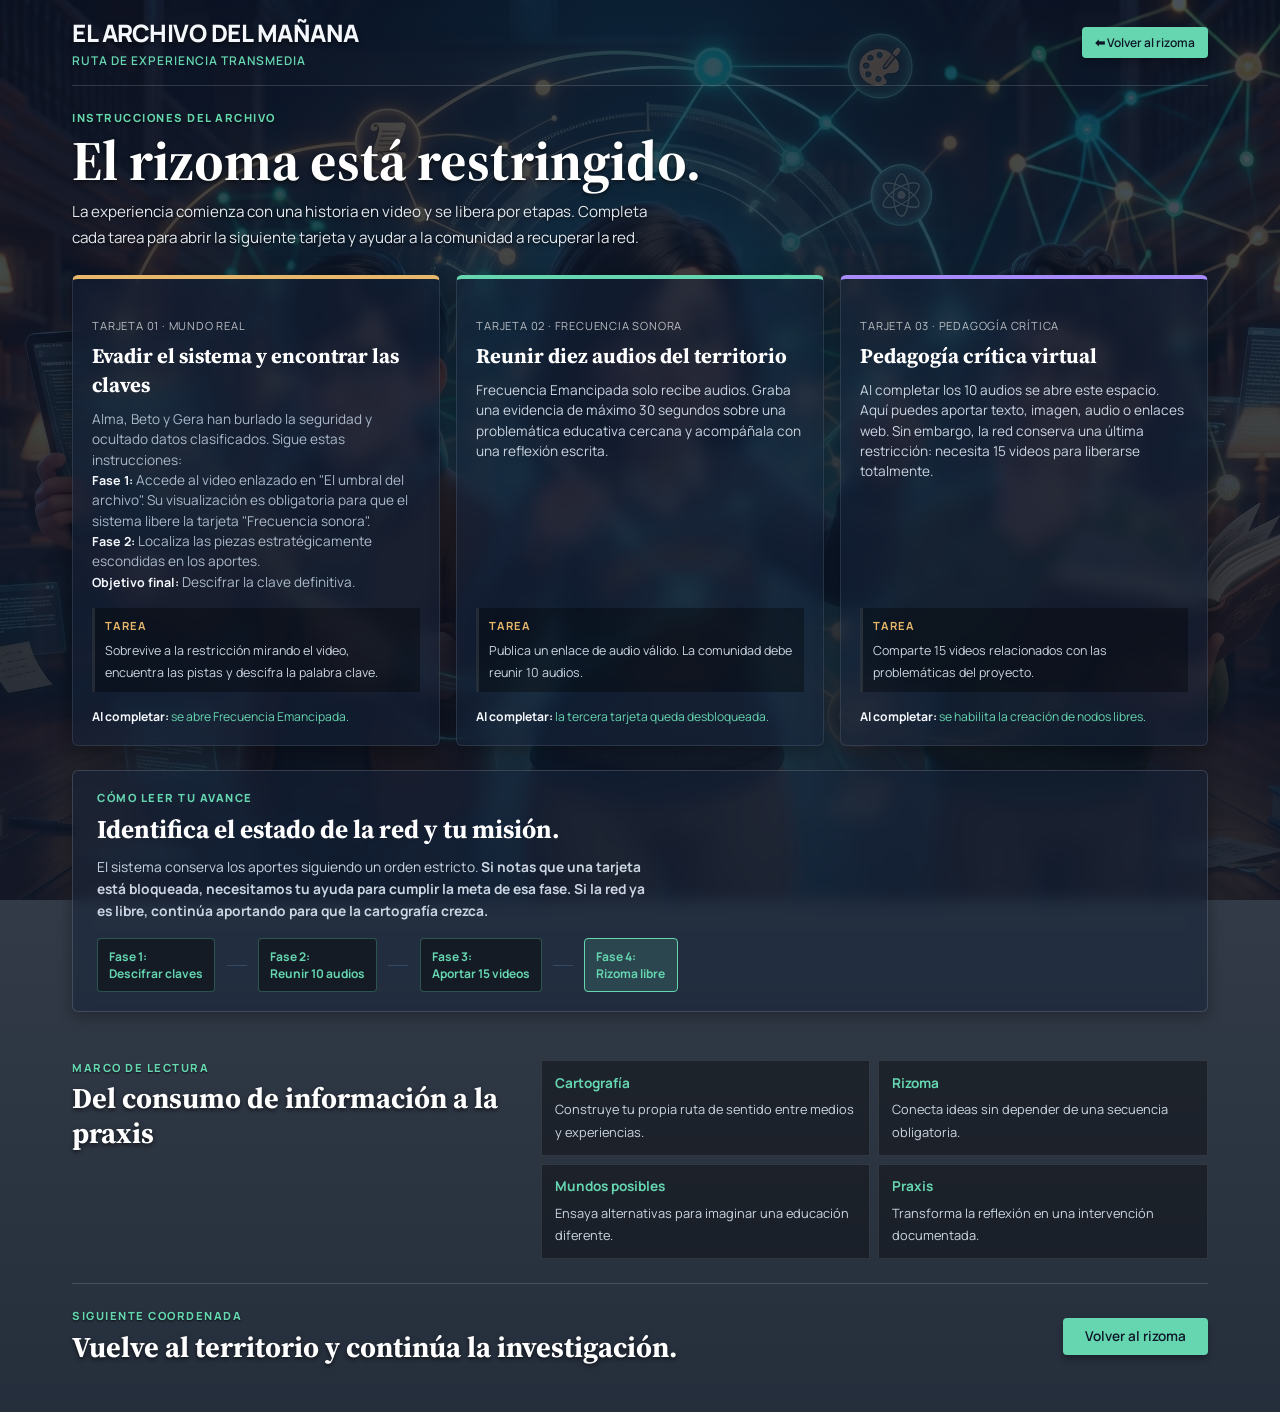
<file: docs/ruta.html>
<!DOCTYPE html>
<html lang="es">
<head>
    <meta charset="UTF-8">
    <meta name="viewport" content="width=device-width, initial-scale=1.0">
    <title>Ruta de experiencia | El Archivo del Mañana</title>
    <link rel="stylesheet" href="style.css">
    <link href="https://fonts.googleapis.com/css2?family=Manrope:wght@400;500;600;700;800&family=Source+Serif+4:opsz,wght@8..60,600&display=swap" rel="stylesheet">
</head>
<!-- FONDO GLOBAL: Misma imagen inmersiva con un filtro ligeramente más oscuro para favorecer la lectura -->
<body style="background: linear-gradient(rgba(13, 23, 38, 0.75), rgba(13, 23, 38, 0.90)), url('Gemini_Generated_Image_lshcwqlshcwqlshc.jpg') center/cover fixed no-repeat;">
    
    <div class="app-container" style="padding-top: 1rem;">
        
        <!-- HEADER COMPACTO: Alineado al estilo del index -->
        <header class="sys-header" style="display: flex; justify-content: space-between; align-items: center; margin-bottom: 1rem; padding-bottom: 1rem; border-bottom: 1px solid rgba(255,255,255,0.15); flex-wrap: wrap; gap: 1rem;">
            <div class="brand">
                <h1 style="font-size: 1.5rem; margin: 0; text-shadow: 0 2px 4px rgba(0,0,0,0.5);">EL ARCHIVO DEL MAÑANA</h1>
                <span class="subtitle liberada" style="font-size: 0.75rem; letter-spacing: 1px; margin-top: 0.2rem; display: block;">RUTA DE EXPERIENCIA TRANSMEDIA</span>
            </div>
            <div class="status-panel">
                <a href="index.html" class="btn btn-primary header-link" style="padding: 0.45rem 0.8rem; font-size: 0.75rem; box-shadow: 0 4px 6px rgba(0,0,0,0.2);">⬅ Volver al rizoma</a>
            </div>
        </header>

        <main class="route-page" style="padding-bottom: 1rem;">
            
            <!-- INTRODUCCIÓN REDUCIDA EN ALTURA -->
            <section class="route-hero" style="padding: 0.5rem 0 1.5rem; max-width: 800px;">
                <span class="section-kicker" style="text-shadow: 0 1px 2px rgba(0,0,0,0.8);">Instrucciones del archivo</span>
                <h2 style="margin: 0.2rem 0 0.5rem; text-shadow: 0 2px 4px rgba(0,0,0,0.6); color: #fff;">El rizoma está restringido.</h2>
                <p style="color: #e2e8f0; font-size: 0.95rem; text-shadow: 0 1px 3px rgba(0,0,0,0.8);">La experiencia comienza con una historia en video y se libera por etapas. Completa cada tarea para abrir la siguiente tarjeta y ayudar a la comunidad a recuperar la red.</p>
            </section>

            <!-- TARJETAS CON EFECTO CRISTAL (Glassmorphism) -->
            <section class="route-grid" aria-label="Fases de la experiencia">
                <article class="route-card route-card-real" style="background: rgba(20, 34, 56, 0.55); backdrop-filter: blur(8px); border-left: 1px solid rgba(255,255,255,0.1); border-right: 1px solid rgba(255,255,255,0.1); border-bottom: 1px solid rgba(255,255,255,0.1); padding: 1.2rem; box-shadow: 0 8px 24px rgba(0,0,0,0.4);">
                     <span class="route-format" style="color: rgba(255,255,255,0.7);">Tarjeta 01 · Mundo real</span>
                    <h3 style="color: #fff;">Evadir el sistema y encontrar las claves</h3>
                 
                    
 
<p>Alma, Beto y Gera han burlado la seguridad y ocultado datos clasificados. Sigue estas instrucciones:</p>


     <p><strong>Fase 1:</strong> Accede al video enlazado en "El umbral del archivo". Su visualización es obligatoria para que el sistema libere la tarjeta "Frecuencia sonora". </p>
     <p><strong>Fase 2:</strong> Localiza las piezas estratégicamente escondidas en los aportes. </p>
    <p> <strong>Objetivo final:</strong> Descifrar la clave definitiva. </p>
 
                    <div class="route-task" style="background: rgba(0,0,0,0.35); border-color: rgba(255,255,255,0.1); padding: 0.6rem;">
                        <strong>Tarea</strong><span style="color: #cbd5e1;">Sobrevive a la restricción mirando el video, encuentra las pistas y descifra la palabra clave.</span>
                    </div>
                    <div class="route-result"><b>Al completar:</b> se abre Frecuencia Emancipada.</div>
                </article>

                <article class="route-card route-card-web" style="background: rgba(20, 34, 56, 0.55); backdrop-filter: blur(8px); border-left: 1px solid rgba(255,255,255,0.1); border-right: 1px solid rgba(255,255,255,0.1); border-bottom: 1px solid rgba(255,255,255,0.1); padding: 1.2rem; box-shadow: 0 8px 24px rgba(0,0,0,0.4);">
                    <span class="route-format" style="color: rgba(255,255,255,0.7);">Tarjeta 02 · Frecuencia sonora</span>
                    <h3 style="color: #fff;">Reunir diez audios del territorio</h3>
                    <p style="color: #cbd5e1;">Frecuencia Emancipada solo recibe audios. Graba una evidencia de máximo 30 segundos sobre una problemática educativa cercana y acompáñala con una reflexión escrita.</p>
                    <div class="route-task" style="background: rgba(0,0,0,0.35); border-color: rgba(255,255,255,0.1); padding: 0.6rem; margin-top: auto;">
                        <strong>Tarea</strong><span style="color: #cbd5e1;">Publica un enlace de audio válido. La comunidad debe reunir 10 audios.</span>
                    </div>
                    <div class="route-result"><b>Al completar:</b> la tercera tarjeta queda desbloqueada.</div>
                </article>

                <article class="route-card route-card-audio" style="background: rgba(20, 34, 56, 0.55); backdrop-filter: blur(8px); border-left: 1px solid rgba(255,255,255,0.1); border-right: 1px solid rgba(255,255,255,0.1); border-bottom: 1px solid rgba(255,255,255,0.1); padding: 1.2rem; box-shadow: 0 8px 24px rgba(0,0,0,0.4);">
                    <span class="route-format" style="color: rgba(255,255,255,0.7);">Tarjeta 03 · Pedagogía crítica</span>
                    <h3 style="color: #fff;">Pedagogía crítica virtual</h3>
                    <p style="color: #cbd5e1;">Al completar los 10 audios se abre este espacio. Aquí puedes aportar texto, imagen, audio o enlaces web. Sin embargo, la red conserva una última restricción: necesita 15 videos para liberarse totalmente.</p>
                    <div class="route-task" style="background: rgba(0,0,0,0.35); border-color: rgba(255,255,255,0.1); padding: 0.6rem; margin-top: auto;">
                        <strong>Tarea</strong><span style="color: #cbd5e1;">Comparte 15 videos relacionados con las problemáticas del proyecto.</span>
                    </div>
                    <div class="route-result"><b>Al completar:</b> se habilita la creación de nodos libres.</div>
                </article>
            </section>

            <!-- PANEL DE PROGRESO COMPACTADO CON FONDO CRISTAL -->
            <section class="route-completion" style="background: rgba(20, 34, 56, 0.5); backdrop-filter: blur(8px); border: 1px solid rgba(255,255,255,0.15); padding: 1.2rem 1.5rem; margin: 1.5rem 0; box-shadow: 0 4px 15px rgba(0,0,0,0.3);">
                <span class="section-kicker">Cómo leer tu avance</span>
                <h3 style="color: #fff; margin-top: 0;">Identifica el estado de la red y tu misión.</h3>
                <p style="color: #cbd5e1; margin-bottom: 0.5rem;">El sistema conserva los aportes siguiendo un orden estricto. <strong>Si notas que una tarjeta está bloqueada, necesitamos tu ayuda para cumplir la meta de esa fase. Si la red ya es libre, continúa aportando para que la cartografía crezca.</strong></p>
                
                <div class="completion-flow" style="margin-top: 1rem;">
                    <span style="background: rgba(0,0,0,0.4); border-color: rgba(101, 214, 176, 0.3);"><b>Fase 1:</b><br>Descifrar claves</span><i></i>
                    <span style="background: rgba(0,0,0,0.4); border-color: rgba(101, 214, 176, 0.3);"><b>Fase 2:</b><br>Reunir 10 audios</span><i></i>
                    <span style="background: rgba(0,0,0,0.4); border-color: rgba(101, 214, 176, 0.3);"><b>Fase 3:</b><br>Aportar 15 videos</span><i></i>
                    <span style="background: rgba(101, 214, 176, 0.15); border-color: var(--primary);"><b>Fase 4:</b><br>Rizoma libre</span>
                </div>
            </section>

            <!-- PRINCIPIOS REDUCIDOS EN PADDING -->
            <section class="route-principles" style="padding: 1.5rem 0; border-bottom: 1px solid rgba(255,255,255,0.15); gap: 1.5rem;">
                <div>
                    <span class="section-kicker" style="text-shadow: 0 1px 2px rgba(0,0,0,0.8);">Marco de lectura</span>
                    <h3 style="color: #fff; text-shadow: 0 2px 4px rgba(0,0,0,0.6);">Del consumo de información a la praxis</h3>
                </div>
                <div class="principle-list" style="gap: 0.5rem;">
                    <div style="background: rgba(0,0,0,0.35); border: 1px solid rgba(255,255,255,0.1); padding: 0.8rem; backdrop-filter: blur(4px);">
                        <strong>Cartografía</strong><span style="color: #cbd5e1;">Construye tu propia ruta de sentido entre medios y experiencias.</span>
                    </div>
                    <div style="background: rgba(0,0,0,0.35); border: 1px solid rgba(255,255,255,0.1); padding: 0.8rem; backdrop-filter: blur(4px);">
                        <strong>Rizoma</strong><span style="color: #cbd5e1;">Conecta ideas sin depender de una secuencia obligatoria.</span>
                    </div>
                    <div style="background: rgba(0,0,0,0.35); border: 1px solid rgba(255,255,255,0.1); padding: 0.8rem; backdrop-filter: blur(4px);">
                        <strong>Mundos posibles</strong><span style="color: #cbd5e1;">Ensaya alternativas para imaginar una educación diferente.</span>
                    </div>
                    <div style="background: rgba(0,0,0,0.35); border: 1px solid rgba(255,255,255,0.1); padding: 0.8rem; backdrop-filter: blur(4px);">
                        <strong>Praxis</strong><span style="color: #cbd5e1;">Transforma la reflexión en una intervención documentada.</span>
                    </div>
                </div>
            </section>

            <section class="route-cta" style="padding: 1.5rem 0 0;">
                <div>
                    <span class="section-kicker" style="text-shadow: 0 1px 2px rgba(0,0,0,0.8);">Siguiente coordenada</span>
                    <h3 style="color: #fff; text-shadow: 0 2px 4px rgba(0,0,0,0.6);">Vuelve al territorio y continúa la investigación.</h3>
                </div>
                <a href="index.html" class="btn btn-primary route-cta-button" style="box-shadow: 0 4px 6px rgba(0,0,0,0.3);">Volver al rizoma</a>
            </section>
        </main>
    </div>
</body>
</html>
</file>
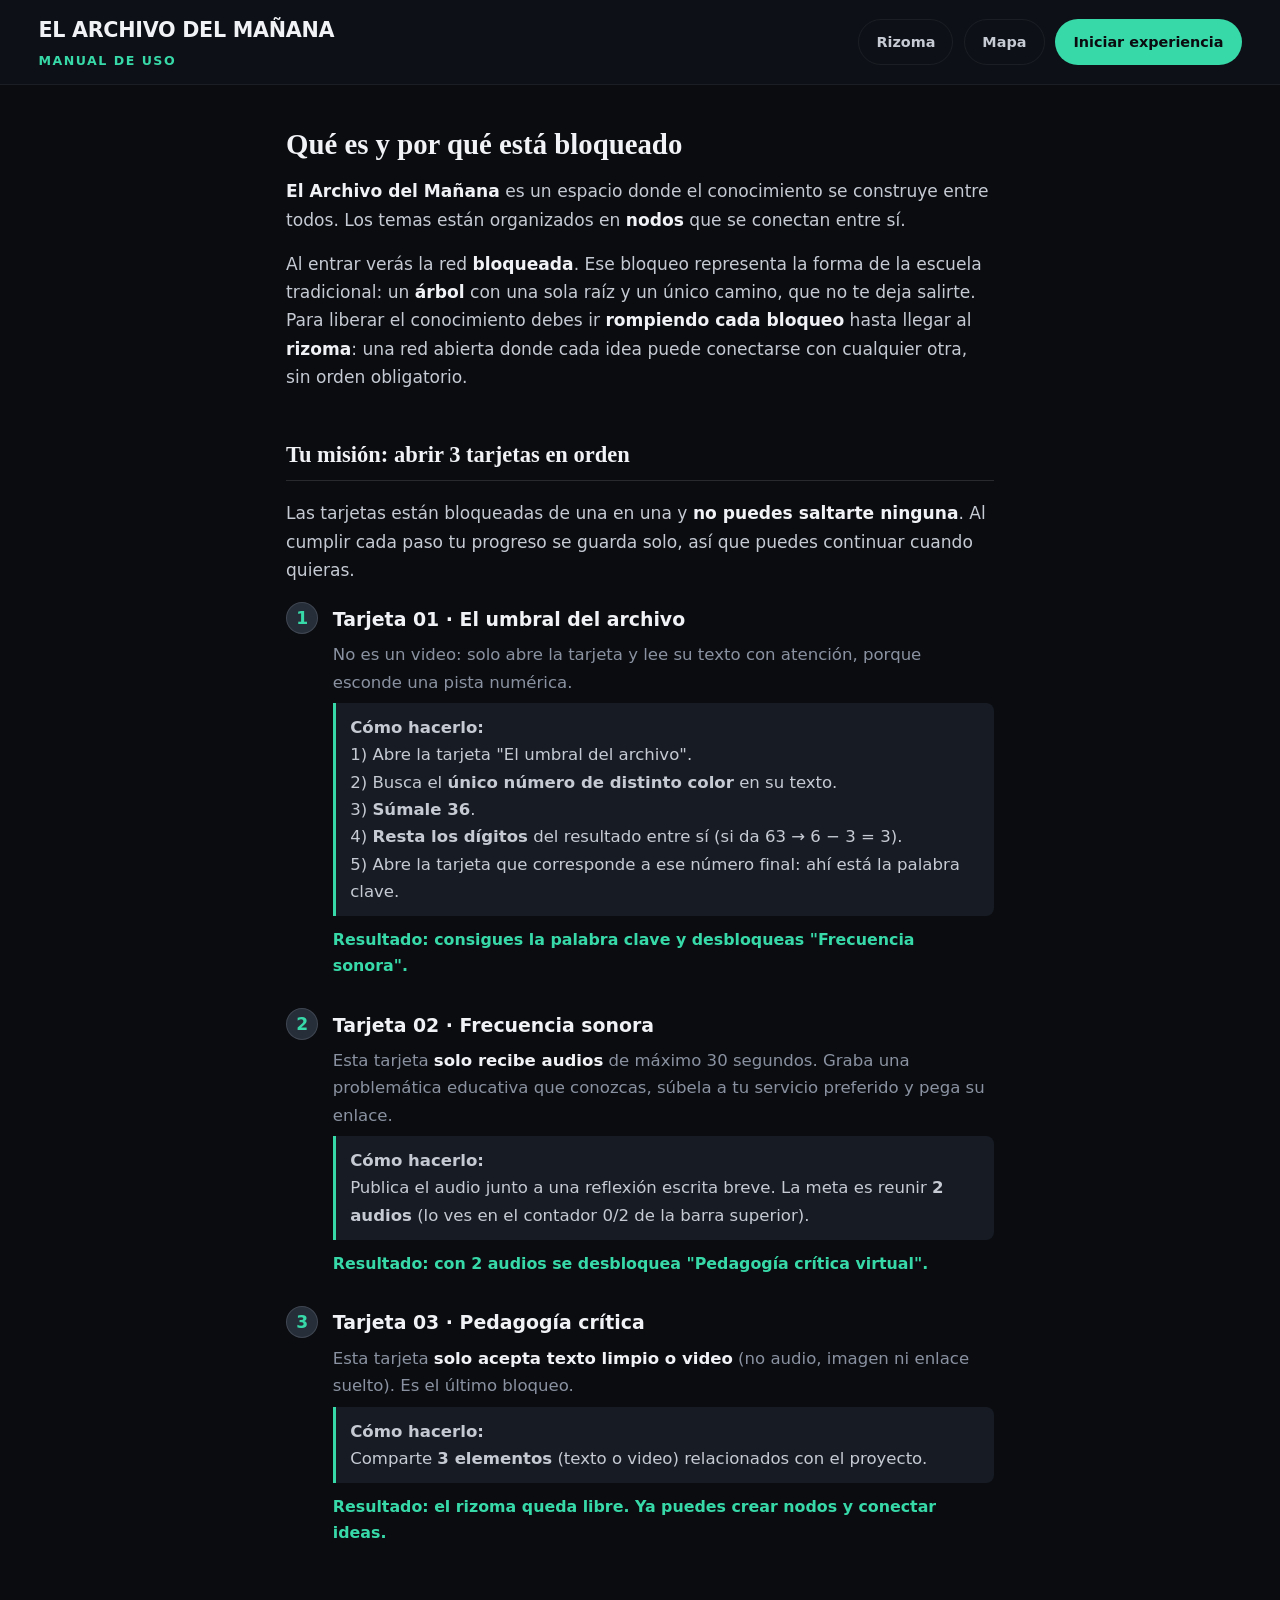
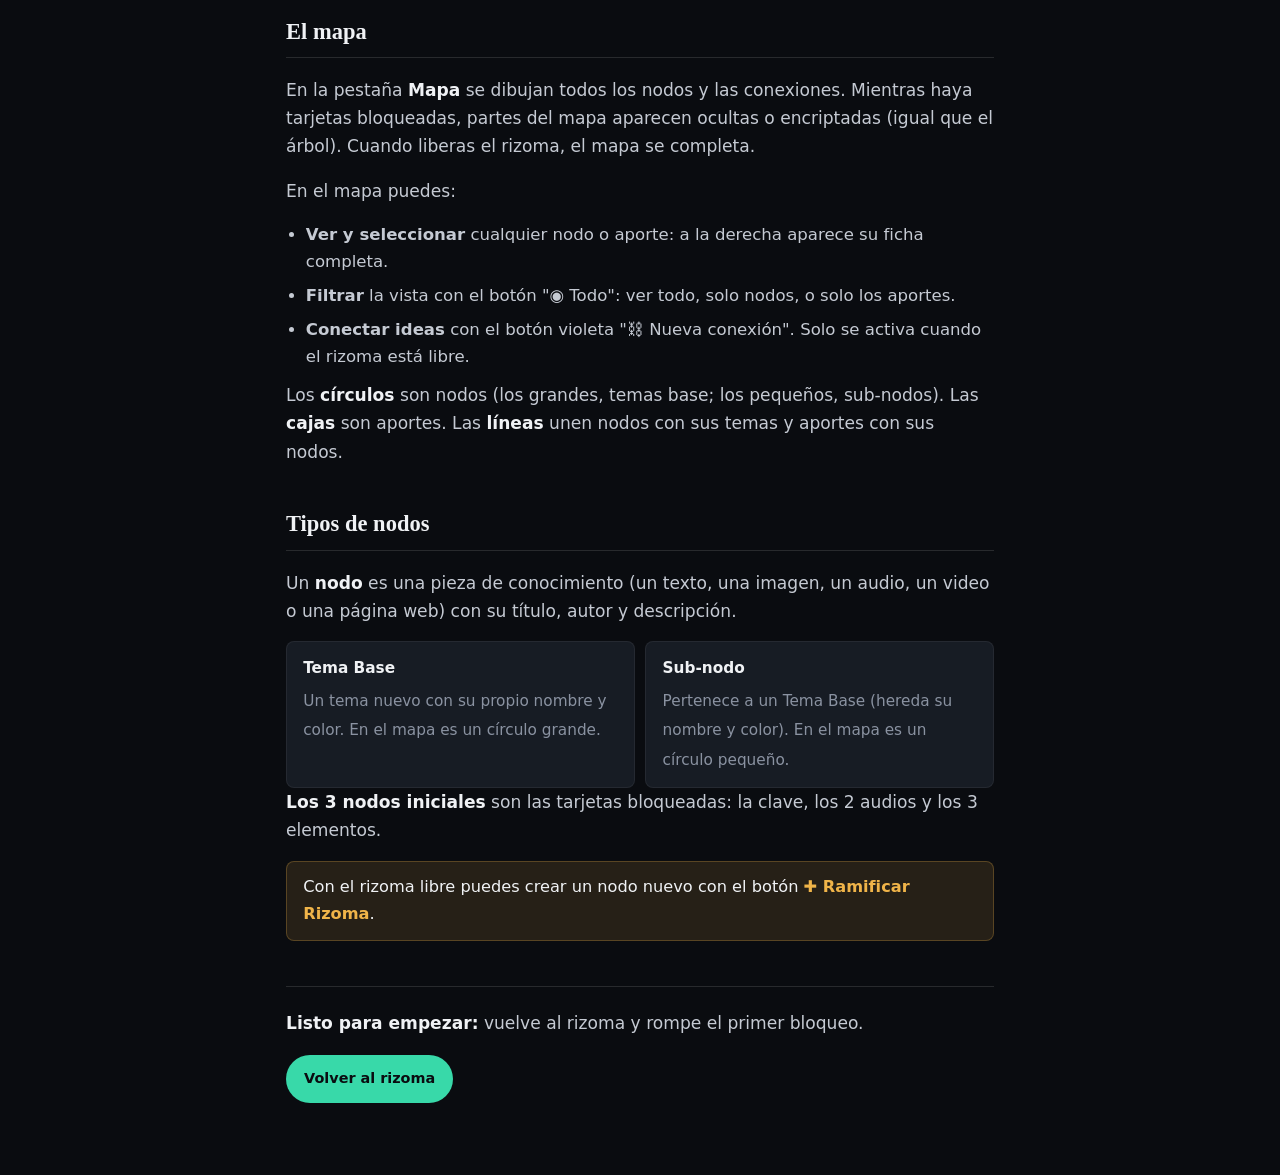
<file: docs/rizoma/ruta.html>
<!DOCTYPE html>
<html lang="es">
<head>
    <meta charset="UTF-8">
    <meta name="viewport" content="width=device-width, initial-scale=1.0">
    <title>Manual de uso | El Archivo del Mañana</title>
    <link rel="stylesheet" href="style.css">
    <style>
        body { background: var(--ink); }

        .manual {
            max-width: 780px;
            margin: 0 auto;
            padding: 2rem clamp(1rem, 3vw, 2rem) 4rem;
            line-height: 1.65;
        }

        .manual .intro {
            margin-bottom: 2.5rem;
        }

        .manual .intro h1 {
            font-family: 'Source Serif 4', serif;
            font-size: 1.6rem;
            font-weight: 600;
            color: var(--ink-100);
            margin-bottom: 0.5rem;
        }

        .manual .intro p,
        .manual p {
            font-size: 0.95rem;
            color: var(--ink-200);
            margin-bottom: 0.9rem;
        }

        .manual .intro strong,
        .manual p strong {
            color: var(--ink-100);
        }

        /* ── Secciones ── */
        .manual section {
            margin-bottom: 2.2rem;
        }

        .manual section > h2 {
            font-family: 'Source Serif 4', serif;
            font-size: 1.25rem;
            font-weight: 600;
            color: var(--ink-100);
            padding-bottom: 0.4rem;
            border-bottom: 1px solid var(--line-strong);
            margin-bottom: 1rem;
        }

        /* ── Paso a paso ── */
        .pasos {
            counter-reset: paso;
            list-style: none;
            padding: 0;
            margin: 0;
        }

        .pasos > li {
            position: relative;
            padding: 0.2rem 0 1.1rem 2.6rem;
        }

        .pasos > li::before {
            counter-increment: paso;
            content: counter(paso);
            position: absolute;
            left: 0;
            top: 0.1rem;
            width: 1.8rem;
            height: 1.8rem;
            border-radius: 50%;
            background: var(--surface-3);
            border: 1px solid var(--line-strong);
            color: var(--coral);
            font-weight: 800;
            font-size: 0.95rem;
            display: grid;
            place-items: center;
        }

        .pasos h3 {
            font-size: 1.05rem;
            font-weight: 700;
            color: var(--ink-100);
            margin-bottom: 0.35rem;
        }

        .pasos p {
            font-size: 0.92rem;
            color: var(--ink-300);
            margin-bottom: 0.4rem;
        }

        .pasos .nota {
            font-size: 0.92rem;
            color: var(--ink-200);
            background: var(--surface-1);
            border-left: 3px solid var(--coral);
            padding: 0.6rem 0.8rem;
            border-radius: 0 var(--r-sm) var(--r-sm) 0;
            margin: 0.4rem 0 0.6rem;
        }

        .pasos .meta {
            font-size: 0.88rem;
            color: var(--teal);
            font-weight: 600;
        }

        /* ── Listas simples ── */
        .lista {
            margin: 0 0 0.6rem 1.1rem;
            font-size: 0.92rem;
            color: var(--ink-200);
        }
        .lista li { margin-bottom: 0.35rem; }

        /* ── Cajas de datos ── */
        .cajas-tipo {
            display: grid;
            grid-template-columns: 1fr 1fr;
            gap: 0.6rem;
            margin-top: 0.8rem;
        }
        .caja-tipo {
            background: var(--surface-1);
            border: 1px solid var(--line);
            border-radius: var(--r-sm);
            padding: 0.75rem 0.9rem;
        }
        .caja-tipo strong {
            display: block;
            font-size: 0.85rem;
            color: var(--ink-100);
            margin-bottom: 0.2rem;
        }
        .caja-tipo span {
            font-size: 0.85rem;
            color: var(--ink-300);
            line-height: 1.5;
        }

        /* ── Resaltado ── */
        .aviso {
            background: var(--amber-dim);
            border: 1px solid rgba(240, 180, 73, 0.25);
            border-radius: var(--r-sm);
            padding: 0.7rem 0.9rem;
            font-size: 0.9rem;
            color: var(--ink-100);
            margin: 0.8rem 0;
        }
        .aviso b { color: var(--amber); }

        /* ── Cierre ── */
        .cierre {
            margin-top: 2.5rem;
            padding-top: 1.2rem;
            border-top: 1px solid var(--line-strong);
            display: flex;
            align-items: center;
            justify-content: space-between;
            gap: 1rem;
            flex-wrap: wrap;
        }
        .cierre p {
            margin: 0;
            font-size: 0.95rem;
            color: var(--ink-200);
        }

        @media (max-width: 560px) {
            .cajas-tipo { grid-template-columns: 1fr; }
        }
    </style>
</head>
<body>

    <header class="topbar">
        <div class="shell topbar-inner">
            <div class="logo">
                <h1>EL ARCHIVO DEL MAÑANA</h1>
                <span class="logo-status unlocked">MANUAL DE USO</span>
            </div>
            <div class="topbar-actions">
                <a href="index.html" class="pill">Rizoma</a>
                <a href="mapa.html" class="pill">Mapa</a>
                <a href="index.html" class="pill fill">Iniciar experiencia</a>
            </div>
        </div>
    </header>

    <main class="manual">

        <section class="intro">
            <h1>Qué es y por qué está bloqueado</h1>
            <p>
                <strong>El Archivo del Mañana</strong> es un espacio donde el conocimiento se construye entre todos. Los temas están organizados en <strong>nodos</strong> que se conectan entre sí.
            </p>
            <p>
                Al entrar verás la red <strong>bloqueada</strong>. Ese bloqueo representa la forma de la escuela tradicional: un <strong>árbol</strong> con una sola raíz y un único camino, que no te deja salirte. Para liberar el conocimiento debes ir <strong>rompiendo cada bloqueo</strong> hasta llegar al <strong>rizoma</strong>: una red abierta donde cada idea puede conectarse con cualquier otra, sin orden obligatorio.
            </p>
        </section>

        <section>
            <h2>Tu misión: abrir 3 tarjetas en orden</h2>
            <p>Las tarjetas están bloqueadas de una en una y <strong>no puedes saltarte ninguna</strong>. Al cumplir cada paso tu progreso se guarda solo, así que puedes continuar cuando quieras.</p>

            <ol class="pasos">
                <li>
                    <h3>Tarjeta 01 · El umbral del archivo</h3>
                    <p>No es un video: solo abre la tarjeta y lee su texto con atención, porque esconde una pista numérica.</p>
                    <div class="nota">
                        <strong>Cómo hacerlo:</strong><br>
                        1) Abre la tarjeta "El umbral del archivo".<br>
                        2) Busca el <strong>único número de distinto color</strong> en su texto.<br>
                        3) <strong>Súmale 36</strong>.<br>
                        4) <strong>Resta los dígitos</strong> del resultado entre sí (si da 63 → 6 − 3 = 3).<br>
                        5) Abre la tarjeta que corresponde a ese número final: ahí está la palabra clave.
                    </div>
                    <p class="meta">Resultado: consigues la palabra clave y desbloqueas "Frecuencia sonora".</p>
                </li>

                <li>
                    <h3>Tarjeta 02 · Frecuencia sonora</h3>
                    <p>Esta tarjeta <strong>solo recibe audios</strong> de máximo 30 segundos. Graba una problemática educativa que conozcas, súbela a tu servicio preferido y pega su enlace.</p>
                    <div class="nota">
                        <strong>Cómo hacerlo:</strong><br>
                        Publica el audio junto a una reflexión escrita breve. La meta es reunir <strong>2 audios</strong> (lo ves en el contador 0/2 de la barra superior).
                    </div>
                    <p class="meta">Resultado: con 2 audios se desbloquea "Pedagogía crítica virtual".</p>
                </li>

                <li>
                    <h3>Tarjeta 03 · Pedagogía crítica</h3>
                    <p>Esta tarjeta <strong>solo acepta texto limpio o video</strong> (no audio, imagen ni enlace suelto). Es el último bloqueo.</p>
                    <div class="nota">
                        <strong>Cómo hacerlo:</strong><br>
                        Comparte <strong>3 elementos</strong> (texto o video) relacionados con el proyecto.
                    </div>
                    <p class="meta">Resultado: el rizoma queda libre. Ya puedes crear nodos y conectar ideas.</p>
                </li>
            </ol>
        </section>

        <section>
            <h2>El mapa</h2>
            <p>
                En la pestaña <strong>Mapa</strong> se dibujan todos los nodos y las conexiones. Mientras haya tarjetas bloqueadas, partes del mapa aparecen ocultas o encriptadas (igual que el árbol). Cuando liberas el rizoma, el mapa se completa.
            </p>
            <p>En el mapa puedes:</p>
            <ul class="lista">
                <li><strong>Ver y seleccionar</strong> cualquier nodo o aporte: a la derecha aparece su ficha completa.</li>
                <li><strong>Filtrar</strong> la vista con el botón "◉ Todo": ver todo, solo nodos, o solo los aportes.</li>
                <li><strong>Conectar ideas</strong> con el botón violeta "⛓ Nueva conexión". Solo se activa cuando el rizoma está libre.</li>
            </ul>
            <p>Los <strong>círculos</strong> son nodos (los grandes, temas base; los pequeños, sub-nodos). Las <strong>cajas</strong> son aportes. Las <strong>líneas</strong> unen nodos con sus temas y aportes con sus nodos.</p>
        </section>

        <section>
            <h2>Tipos de nodos</h2>
            <p>Un <strong>nodo</strong> es una pieza de conocimiento (un texto, una imagen, un audio, un video o una página web) con su título, autor y descripción.</p>
            <div class="cajas-tipo">
                <div class="caja-tipo">
                    <strong>Tema Base</strong>
                    <span>Un tema nuevo con su propio nombre y color. En el mapa es un círculo grande.</span>
                </div>
                <div class="caja-tipo">
                    <strong>Sub-nodo</strong>
                    <span>Pertenece a un Tema Base (hereda su nombre y color). En el mapa es un círculo pequeño.</span>
                </div>
            </div>
            <p><strong>Los 3 nodos iniciales</strong> son las tarjetas bloqueadas: la clave, los 2 audios y los 3 elementos.</p>
            <div class="aviso">
                Con el rizoma libre puedes crear un nodo nuevo con el botón <b>✚ Ramificar Rizoma</b>.
            </div>
        </section>

        <div class="cierre">
            <p><strong>Listo para empezar:</strong> vuelve al rizoma y rompe el primer bloqueo.</p>
            <a href="index.html" class="pill fill">Volver al rizoma</a>
        </div>

    </main>
</body>
</html>
</file>
<file: docs/style.css>
:root { 
    --bg-base: #0d1726; 
    --bg-surface: #142238; 
    --bg-surface-hover: #1d304b; 
    --primary: #65d6b0; /* Verde menta: ideal para el contraste tecnológico */
    --primary-dim: rgba(101, 214, 176, 0.2); 
    --accent: #e7b86b; 
    --text-main: #f4f7fb; 
    --text-muted: #aab9ca; 
    --danger: #ef7777; 
    --border: #344a64; 
}

* { box-sizing: border-box; margin: 0; padding: 0; }

body { 
    font-family: 'Manrope', sans-serif; 
    background-color: var(--bg-base); 
    color: var(--text-main); 
    /* Patrón sutil de fondo */
    background-image: linear-gradient(rgba(13,23,38,0.92), rgba(13,23,38,0.92)), radial-gradient(var(--border) 1px, transparent 1px); 
    background-size: auto, 40px 40px; 
    background-position: 0 0, -19px -19px; 
    min-height: 100vh; 
}

.app-container { max-width: 1200px; margin: 0 auto; padding: 2rem; }

/* HEADER */
.sys-header { display: flex; justify-content: space-between; align-items: center; padding-bottom: 2rem; border-bottom: 1px solid var(--border); margin-bottom: 3rem; flex-wrap: wrap; gap: 1rem; }
.brand h1 { font-size: 1.5rem; font-weight: 800; letter-spacing: -0.5px; }
.brand-eyebrow { display: block; color: var(--accent); font-size: 0.65rem; font-weight: 800; letter-spacing: 1.4px; text-transform: uppercase; margin-bottom: 0.4rem; }
.brand .subtitle { font-size: 0.85rem; color: var(--danger); text-transform: uppercase; letter-spacing: 2px; font-weight: 600;}
.brand .subtitle.liberada { color: var(--primary); }
.status-panel { display: flex; align-items: center; gap: 1.5rem; }
.status-box { display: flex; flex-direction: column; align-items: flex-end; }
.status-label { font-size: 0.75rem; color: var(--text-muted); text-transform: uppercase; }
.status-value { font-size: 1.5rem; font-weight: 800; color: var(--text-main); }
.header-mission-button, .header-action { width: auto; padding: 0.55rem 0.85rem; font-size: 0.8rem; }

/* IMAGEN DE ONBOARDING */
.onboarding-image { width: 100%; height: 330px; background: var(--bg-surface-hover); border: 1px dashed var(--border); border-radius: 8px; margin-bottom: 1.5rem; display: flex; align-items: center; justify-content: center; overflow: hidden; }
.onboarding-image img { width: 100%; height: 100%; object-fit: contain; display: none; }

/* NUEVO: SISTEMA DE DISTRIBUCIÓN DE TARJETAS EN EL LIENZO */
/* SISTEMA DE DISTRIBUCIÓN DE TARJETAS EN EL LIENZO */
 /* CONTENEDOR FLEXIBLE (Adiós al grid estricto) */
.rhizome-grid {
    display: flex;
    flex-wrap: wrap; /* Permite que las tarjetas se ajusten automáticamente */
    justify-content: center; /* Centra las tarjetas si son pocas */
    gap: 1.5rem;
    padding: 1.5rem;
  }

/* TARJETAS MODERNAS Y PROPORCIONADAS */
.node-card { 
    width: 100%;
    flex: 1 1 300px; /* Se adaptan suavemente */
    max-width: 340px; /* CLAVE: Evita que se estiren y se vean feas */
    background: rgba(20, 34, 56, 0.75); 
    backdrop-filter: blur(8px);
    border: 1px solid rgba(255, 255, 255, 0.1); 
    border-radius: 12px; /* Bordes un poco más redondeados */
    padding: 1.5rem; 
    display: flex; 
    flex-direction: column; 
    border-left: 4px solid var(--border); 
    transition: transform 0.3s ease, box-shadow 0.3s ease; 
}

.node-card:hover { 
    transform: translateY(-4px); 
    box-shadow: 0 12px 24px rgba(0,0,0,0.4); 
    border-color: rgba(255,255,255,0.25);
}

.node-card.locked { opacity: 0.75; border-style: dashed; border-left-style: solid; }

/* ENCABEZADO DE TARJETA */
.node-header { 
    display: flex; 
    justify-content: space-between; 
    align-items: flex-start; 
    margin-bottom: 1.2rem; 
}

.node-type { 
    font-size: 0.65rem; 
    font-weight: 700;
    text-transform: uppercase; 
    letter-spacing: 0.5px;
    color: var(--text-main); 
    background: rgba(0, 0, 0, 0.4); 
    padding: 0.3rem 0.7rem; 
    border-radius: 20px; /* Estilo píldora moderno */
    border: 1px solid rgba(255,255,255,0.08);
}

.node-id-label { 
    font-size: 0.65rem; 
    color: var(--text-muted); 
    font-family: monospace; 
    opacity: 0.7;
    margin-top: 0.2rem;
}

/* CONTENIDO INTERNO */
.node-content { 
    flex-grow: 1; 
    display: flex; 
    flex-direction: column; 
    margin-bottom: 1.5rem; 
}

.node-title { 
    font-size: 1.15rem; /* Tamaño proporcionado */
    font-weight: 700; 
    line-height: 1.3; 
    color: #ffffff;
    margin: 0 0 0.5rem 0; 
}

.node-autor { 
    font-size: 0.8rem; 
    color: var(--text-muted); 
    margin-bottom: 0.8rem;
}

.node-excerpt { 
    color: #cbd5e1; 
    font-size: 0.85rem; 
    line-height: 1.55; 
    margin: 0;
}

/* BOTONES AJUSTADOS PARA NO QUITAR ESPACIO */
.btn { padding: 0.6rem 0.8rem; border-radius: 4px; font-weight: 600; font-size: 0.85rem; cursor: pointer; transition: 0.2s; border: none; font-family: inherit; width: 100%; display: inline-block; text-align: center; text-decoration: none; }
.btn-primary { background: var(--primary); color: var(--bg-base); } .btn-primary:hover { background: #059669; }
.btn-ghost { background: transparent; color: var(--text-main); border: 1px solid var(--border); } .btn-ghost:hover { background: var(--bg-surface-hover); }
.btn-locked { background: var(--bg-surface-hover); color: var(--text-muted); border: 1px dashed var(--border); }
.btn-sin-acceso { opacity: 0.65; cursor: not-allowed !important; }

/* BOTÓN FLOTANTE */
.fab-button { position: fixed; bottom: 2rem; right: 2rem; background: var(--primary); color: var(--bg-base); border: none; border-radius: 50px; padding: 1rem 1.5rem; font-weight: 800; cursor: pointer; box-shadow: 0 4px 15px var(--primary-dim); transition: 0.3s; z-index: 40; display: none; }
.fab-button.visible { display: block; } .fab-button:hover { transform: translateY(-5px); }

/* FORMULARIOS */
.form-select, input, .text-area-box { width: 100%; padding: 0.8rem; margin: 0.5rem 0 1rem 0; background: var(--bg-base); border: 1px solid var(--border); color: var(--text-main); border-radius: 4px; outline: none; font-family: inherit; resize: vertical; }
.form-select:focus, input:focus, .text-area-box:focus { border-color: var(--primary); }

/* MODALES (VENTANAS EMERGENTES) */
.modal { position: fixed; inset: 0; background: rgba(0,0,0,0.85); backdrop-filter: blur(5px); display: flex; justify-content: center; align-items: center; z-index: 50; padding: 1rem; }
.modal.hidden { display: none !important; }
.modal-box { background: var(--bg-surface); border: 1px solid var(--border); padding: 2rem; border-radius: 8px; width: 100%; max-width: 500px; box-shadow: 0 10px 25px rgba(0,0,0,0.5); }
.node-form-box { max-height: calc(100vh - 2rem); overflow-y: auto; overscroll-behavior: contain; }
.node-form-box::-webkit-scrollbar { width: 8px; }
.node-form-box::-webkit-scrollbar-track { background: var(--bg-base); }
.node-form-box::-webkit-scrollbar-thumb { background: var(--border); border-radius: 4px; }
.form-actions-sticky { position: sticky; bottom: -2rem; margin: 1rem -2rem -2rem; padding: 1rem 2rem 2rem; background: linear-gradient(to bottom, rgba(20,34,56,0), var(--bg-surface) 25%); }
.modal-actions { display: flex; gap: 1rem; margin-top: 1rem; }
.visor-box { max-width: 800px; max-height: 90vh; overflow-y: auto; display: flex; flex-direction: column; gap: 1.5rem; }
.visor-header { display: flex; justify-content: space-between; align-items: center; border-bottom: 1px solid var(--border); padding-bottom: 1rem; }
.btn-close { font-size: 1.5rem; padding: 0.2rem 0.8rem; cursor: pointer; line-height: 1; border-radius: 4px; }
.visor-media-container { width: 100%; border-radius: 8px; display: flex; flex-direction: column; gap: 1rem; }
.visor-descripcion { padding: 0 0 1rem 0; font-size: 0.95rem; line-height: 1.6; color: var(--text-main); border-bottom: 1px solid var(--border); }

/* SECCIÓN DE APORTES COMUNITARIOS */
.aportes-section { background: var(--bg-base); padding: 1.5rem; border-radius: 8px; border: 1px solid var(--border); }
.section-heading { display: flex; justify-content: space-between; align-items: flex-start; gap: 1rem; margin-bottom: 0.5rem; }
.section-kicker { display: block; color: var(--primary); font-size: 0.7rem; font-weight: 800; letter-spacing: 1.5px; text-transform: uppercase; margin-bottom: 0.35rem; }
.aportes-section h3 { font-size: 1.2rem; color: var(--text-main); }
.section-intro { color: var(--text-muted); font-size: 0.86rem; line-height: 1.55; margin-bottom: 1.25rem; max-width: 62ch; }
.aporte-count { color: var(--primary); border: 1px solid var(--primary-dim); border-radius: 999px; padding: 0.35rem 0.65rem; font-size: 0.72rem; white-space: nowrap; }
.muro-aportes { display: flex; flex-direction: column; gap: 1rem; max-height: 400px; overflow-y: auto; padding-right: 0.5rem; margin-bottom: 1.5rem; }
.muro-aportes::-webkit-scrollbar { width: 8px; } .muro-aportes::-webkit-scrollbar-track { background: var(--bg-base); } .muro-aportes::-webkit-scrollbar-thumb { background: var(--border); border-radius: 4px; }
.aporte-card { background: var(--bg-surface-hover); padding: 1.2rem; border-radius: 8px; border-left: 3px solid var(--primary); }
.aporte-meta { font-size: 0.8rem; color: var(--text-muted); margin-bottom: 0.8rem; display: flex; justify-content: space-between; border-bottom: 1px solid var(--border); padding-bottom: 0.5rem; }
.aporte-txt { font-size: 0.95rem; line-height: 1.5; color: var(--text-main); }
.caja-comentario { display: flex; flex-direction: column; gap: 0.5rem; border-top: 1px dashed var(--border); padding-top: 1.5rem; }
.form-intro { display: flex; flex-direction: column; gap: 0.25rem; padding: 0.85rem 1rem; background: var(--bg-surface); border-left: 3px solid var(--primary); border-radius: 0 6px 6px 0; margin-bottom: 0.35rem; }
.form-intro strong { color: var(--text-main); font-size: 0.92rem; }
.form-intro span, .field-footer { color: var(--text-muted); font-size: 0.76rem; line-height: 1.45; }
.field-footer { display: flex; justify-content: space-between; gap: 1rem; margin-top: -0.6rem; }
.mission-box { max-width: 680px; }
.mission-header { display: flex; justify-content: space-between; align-items: flex-start; gap: 1rem; border-bottom: 1px solid var(--border); padding-bottom: 1rem; }
.mission-header h2 { font-family: 'Source Serif 4', serif; font-size: 1.7rem; margin-top: 0.35rem; }
.mission-lead { color: var(--text-main); font-size: 1rem; line-height: 1.65; margin: 1.25rem 0; max-width: 62ch; }
.mission-steps { display: grid; gap: 0.7rem; }
.mission-steps div { display: grid; grid-template-columns: 2rem 1fr; gap: 0.8rem; align-items: start; padding: 0.95rem; background: var(--bg-base); border: 1px solid var(--border); border-radius: 6px; }
.mission-steps strong { color: var(--accent); font-size: 0.8rem; }
.mission-steps span { color: var(--text-muted); font-size: 0.86rem; line-height: 1.5; }
.mission-note { margin-top: 1rem; padding: 0.9rem 1rem; background: rgba(101,214,176,0.08); border-left: 3px solid var(--primary); color: var(--text-main); font-size: 0.82rem; line-height: 1.5; }
.mission-note strong { color: var(--primary); }
.error-msg { color: var(--danger); font-size: 0.85rem; margin-top: 1rem; text-align: center; }

/* RECURSOS MULTIMEDIA (Botones internos) */
.recurso-link { display: flex; align-items: center; gap: 1rem; padding: 1rem; border-radius: 8px; border: 1px solid var(--border); background: var(--bg-base); text-decoration: none; transition: all 0.3s ease; margin: 1rem 0; width: 100%; }
.recurso-link:hover { transform: translateY(-3px); box-shadow: 0 6px 20px rgba(0, 0, 0, 0.4); border-color: var(--text-muted); }
.recurso-icono { width: 48px; height: 48px; border-radius: 8px; display: flex; justify-content: center; align-items: center; font-size: 1.5rem; flex-shrink: 0; }
.recurso-info { display: flex; flex-direction: column; flex-grow: 1; text-align: left; }
.recurso-titulo { color: var(--text-main); font-weight: 600; font-size: 0.95rem; margin-bottom: 0.2rem; }
.recurso-url { color: var(--text-muted); font-size: 0.75rem; white-space: nowrap; overflow: hidden; text-overflow: ellipsis; max-width: 250px; }
.recurso-flecha { font-size: 1.2rem; color: var(--text-muted); padding-right: 0.5rem; transition: 0.3s; }
.recurso-link:hover .recurso-flecha { color: var(--text-main); transform: translateX(3px) translateY(-3px); }
.recurso-link.tipo-video .recurso-icono { background: rgba(239, 68, 68, 0.15); color: #ef4444; } .recurso-link.tipo-video:hover { border-color: #ef4444; }
.recurso-link.tipo-audio .recurso-icono { background: rgba(245, 158, 11, 0.15); color: #f59e0b; } .recurso-link.tipo-audio:hover { border-color: #f59e0b; }
.recurso-link.tipo-doc .recurso-icono { background: rgba(59, 130, 246, 0.15); color: #3b82f6; } .recurso-link.tipo-doc:hover { border-color: #3b82f6; }
.recurso-link.tipo-web .recurso-icono { background: rgba(139, 92, 246, 0.15); color: #8b5cf6; } .recurso-link.tipo-web:hover { border-color: #8b5cf6; }
.recurso-link.tipo-img .recurso-icono { background: rgba(236, 72, 153, 0.15); color: #ec4899; } .recurso-link.tipo-img:hover { border-color: #ec4899; }

/* SECCIÓN DEL MAPA (mapa.html) */
.map-intro { display: flex; justify-content: space-between; align-items: flex-end; gap: 2rem; padding: 1.5rem 0; border-bottom: 1px solid var(--border); }
.map-intro h2 { font-family: 'Source Serif 4', serif; font-size: clamp(1.5rem, 3vw, 2.25rem); font-weight: 600; margin: 0.25rem 0 0.5rem; }
.map-intro p { color: var(--text-muted); font-size: 0.9rem; line-height: 1.5; max-width: 58ch; }
.map-actions { display: flex; align-items: center; justify-content: flex-end; gap: 0.65rem; flex-wrap: wrap; }
.map-filter { color: var(--text-muted); font-size: 0.78rem; display: flex; align-items: center; gap: 0.5rem; white-space: nowrap; }
.map-filter .form-select { width: auto; min-width: 145px; margin: 0; padding: 0.6rem 0.7rem; }
.map-button { width: auto; font-size: 0.8rem; padding: 0.65rem 0.8rem; }
.map-button:disabled { cursor: not-allowed; opacity: 0.45; }
.connection-status { display: none; color: var(--primary); font-size: 0.75rem; font-weight: 700; }
.map-stats { display: grid; grid-template-columns: repeat(3, 1fr) 1.4fr; gap: 0.75rem; margin: 1.25rem 0; }
.map-stat, .map-legend { background: rgba(20,34,56,0.72); border: 1px solid var(--border); padding: 0.9rem 1rem; border-radius: 6px; }
.map-stat { display: flex; justify-content: space-between; align-items: center; gap: 0.5rem; }
.map-stat span { color: var(--text-muted); font-size: 0.72rem; line-height: 1.3; }
.map-stat strong { color: var(--primary); font-size: 1.35rem; }
.map-legend { display: flex; align-items: center; justify-content: space-around; color: var(--text-muted); font-size: 0.72rem; gap: 0.5rem; }
.map-legend span { display: flex; align-items: center; gap: 0.35rem; white-space: nowrap; }
.legend-dot { width: 9px; height: 9px; display: inline-block; border-radius: 50%; }
.legend-node { background: var(--primary); }.legend-subnodo { background: var(--accent); }.legend-aporte { background: var(--accent); }.legend-square { border-radius: 2px; }.legend-line { width: 16px; border-top: 2px dashed #a78bfa; display: inline-block; }
.map-workspace { display: grid; grid-template-columns: minmax(0, 1fr) 290px; gap: 1rem; align-items: stretch; }
.network-panel { min-width: 0; position: relative; }
#mynetwork { width: 100%; height: 68vh; min-height: 500px; border: 1px solid var(--border); border-radius: 8px; background: rgba(20,34,56,0.78); }
.map-lock-overlay { position: absolute; inset: 0; display: flex; flex-direction: column; align-items: center; justify-content: center; padding: 2rem; text-align: center; background: rgba(13,23,38,0.72); backdrop-filter: blur(2px); border: 1px solid rgba(101,214,176,0.24); border-radius: 8px; pointer-events: none; }
.map-lock-overlay.hidden { display: none; }
.map-lock-symbol { color: var(--accent); font-size: 2rem; margin-bottom: 0.7rem; }
.map-lock-overlay strong { color: var(--text-main); font-family: 'Source Serif 4', serif; font-size: 1.45rem; }
.map-lock-overlay p { max-width: 38ch; color: var(--text-muted); font-size: 0.8rem; line-height: 1.55; margin-top: 0.5rem; }
.loading-text { position: absolute; z-index: 1; inset: 45% 0 auto; text-align: center; color: var(--primary); margin: 0; pointer-events: none; font-size: 0.9rem; }
.map-detail-panel { background: var(--bg-surface); border: 1px solid var(--border); border-radius: 8px; padding: 1.35rem; min-height: 300px; }
.map-detail-panel.empty { display: flex; flex-direction: column; justify-content: center; align-items: flex-start; }
.detail-empty-icon { width: 34px; height: 34px; border: 1px dashed var(--primary); color: var(--primary); border-radius: 50%; display: grid; place-items: center; font-size: 1.4rem; margin-bottom: 1rem; }
.map-detail-panel h3 { font-family: 'Source Serif 4', serif; font-size: 1.35rem; margin-bottom: 0.7rem; }
.map-detail-panel p { color: var(--text-muted); font-size: 0.82rem; line-height: 1.6; }
.detail-label { color: var(--accent); font-size: 0.67rem; font-weight: 800; letter-spacing: 1.2px; text-transform: uppercase; }
.detail-title { margin: 0.35rem 0 0.8rem; font-family: 'Source Serif 4', serif; font-size: 1.45rem; line-height: 1.25; }
.detail-meta { color: var(--text-muted); font-size: 0.78rem; line-height: 1.6; padding-bottom: 1rem; border-bottom: 1px solid var(--border); }
.detail-text { color: var(--text-main); font-size: 0.88rem; line-height: 1.65; white-space: pre-wrap; margin: 1rem 0; }
.detail-link { display: block; color: var(--primary); font-size: 0.8rem; font-weight: 700; text-decoration: none; padding-top: 0.8rem; border-top: 1px dashed var(--border); }
.detail-link:hover { color: var(--accent); }

/* SECCIÓN RUTA DE EXPERIENCIA (ruta.html) */
.header-link { width: auto; padding: 0.6rem 0.85rem; font-size: 0.8rem; }
.route-page { padding-bottom: 3rem; }
.route-hero { max-width: 760px; padding: 2.5rem 0 2rem; }
.route-hero h2 { font-family: 'Source Serif 4', serif; font-size: clamp(2rem, 5vw, 3.5rem); line-height: 1.08; margin: 0.5rem 0 1rem; }
.route-hero p { color: var(--text-muted); font-size: 1rem; line-height: 1.7; max-width: 65ch; }
.route-grid { display: grid; grid-template-columns: repeat(3, 1fr); gap: 1rem; }
.route-card { min-height: auto; padding: 1.25rem; border: 1px solid var(--border); border-top: 4px solid var(--primary); background: var(--bg-surface); border-radius: 6px; display: flex; flex-direction: column; align-items: flex-start; }
.route-card-real { border-top-color: #e7b86b; }.route-card-web { border-top-color: #65d6b0; }.route-card-audio { border-top-color: #a78bfa; }
.route-number { color: var(--accent); font-size: 1.5rem; font-weight: 800; }
.route-format { color: var(--text-muted); font-size: 0.7rem; letter-spacing: 0.8px; text-transform: uppercase; margin: 1.25rem 0 0.5rem; }
.route-card h3 { font-family: 'Source Serif 4', serif; font-size: 1.3rem; margin-bottom: 0.6rem; }
.route-card p { color: var(--text-muted); font-size: 0.85rem; line-height: 1.5; flex: 1; }
.route-card strong { color: var(--text-main); font-size: 0.78rem; line-height: 1.4; margin-top: 1rem; }
.route-task { margin-top: 1rem; padding: 0.75rem; background: var(--bg-base); border-left: 3px solid var(--accent); }
.route-task strong { display: block; color: var(--accent); font-size: 0.7rem; letter-spacing: 1px; text-transform: uppercase; margin: 0 0 0.3rem; }
.route-task span { color: var(--text-muted); font-size: 0.78rem; line-height: 1.45; }
.route-result { margin-top: auto; padding-top: 1rem; color: var(--primary); font-size: 0.76rem; line-height: 1.45; }
.route-result b { color: var(--text-main); }
.route-completion { margin: 2rem 0 0; padding: 1.5rem; background: rgba(20,34,56,0.72); border: 1px solid var(--border); border-radius: 6px; }
.route-completion h3 { font-family: 'Source Serif 4', serif; font-size: 1.6rem; margin: 0.4rem 0 0.6rem; }
.route-completion p { color: var(--text-muted); font-size: 0.86rem; line-height: 1.6; max-width: 70ch; }
.completion-flow { display: flex; align-items: center; gap: 0.7rem; flex-wrap: wrap; margin-top: 1.25rem; color: var(--primary); font-size: 0.75rem; font-weight: 700; }
.completion-flow span { padding: 0.55rem 0.7rem; border: 1px solid var(--primary-dim); border-radius: 4px; }
.completion-flow i { width: 20px; border-top: 1px solid var(--border); }
.route-principles { display: grid; grid-template-columns: 0.8fr 1.2fr; gap: 2rem; padding: 3rem 0; border-bottom: 1px solid var(--border); }
.route-principles h3, .route-cta h3 { font-family: 'Source Serif 4', serif; font-size: 1.8rem; line-height: 1.2; margin-top: 0.4rem; }
.principle-list { display: grid; grid-template-columns: 1fr 1fr; gap: 0.7rem; }
.principle-list div { padding: 1rem; background: rgba(20,34,56,0.7); border: 1px solid var(--border); }
.principle-list strong { display: block; color: var(--primary); font-size: 0.85rem; margin-bottom: 0.35rem; }
.principle-list span { color: var(--text-muted); font-size: 0.8rem; line-height: 1.5; }
.route-cta { display: flex; justify-content: space-between; align-items: center; gap: 2rem; padding: 2rem 0 0; }
.route-cta-button { width: auto; min-width: 145px; }

/* DISEÑO ADAPTABLE (RESPONSIVE) */
@media (max-width: 700px) {
	.app-container { padding: 1rem; }
	.sys-header { margin-bottom: 2rem; }
	.status-panel { width: 100%; justify-content: space-between; gap: 0.75rem; flex-wrap: wrap; }
	.status-box { align-items: flex-start; }
	.header-mission-button { margin-left: auto; }
	
    /* La grilla ahora pasa a ser de 1 columna en móviles */
    .rhizome-grid { grid-template-columns: 1fr; padding: 0.5rem; }
	
    .index-hero { grid-template-columns: 1fr; align-items: flex-start; padding: 1.25rem; }
	.index-hero-image { width: 100%; height: 180px; }
	.index-steps { width: 100%; justify-content: space-between; }
	.modal-box { padding: 1.25rem; }
	.node-form-box { max-height: calc(100vh - 1rem); }
	.form-actions-sticky { bottom: -1.25rem; margin: 1rem -1.25rem -1.25rem; padding: 1rem 1.25rem 1.25rem; }
	.visor-box { max-height: 94vh; }
	.modal-actions { flex-direction: column-reverse; }
	.mission-header h2 { font-size: 1.4rem; }
	.map-intro { align-items: flex-start; flex-direction: column; gap: 1rem; }
	.map-actions { justify-content: flex-start; }
	.map-stats { grid-template-columns: 1fr 1fr; }
	.map-legend { grid-column: 1 / -1; }
	.map-workspace { grid-template-columns: 1fr; }
	#mynetwork { min-height: 430px; height: 60vh; }
	.route-grid, .route-principles { grid-template-columns: 1fr; }
	.route-card { min-height: auto; }
	.principle-list { grid-template-columns: 1fr; }
	.route-cta { align-items: flex-start; flex-direction: column; }
}
</file>
<file: docs/rizoma/style.css>
/* ═══════════════════════════════════════════════════════════════════
   OBSERVATORIO — New Design System (from scratch)
   ═══════════════════════════════════════════════════════════════════ */

:root {
  /* Surface palette — warm charcoal tones */
  --ink: #0a0c10;
  --surface-0: #0f1218;
  --surface-1: #171c24;
  --surface-2: #1e2530;
  --surface-3: #262e3a;

  /* Accent spectrum */
  --coral: var(--teal);
  --coral-dim: rgba(56, 217, 169, 0.12);
  --coral-mid: rgba(56, 217, 169, 0.25);
  --amber: #f0b449;
  --amber-dim: rgba(240, 180, 73, 0.12);
  --violet: #9775fa;
  --violet-dim: rgba(151, 117, 250, 0.12);
  --teal: #38d9a9;
  --teal-dim: rgba(56, 217, 169, 0.12);

  /* Text hierarchy */
  --ink-100: #f0f2f5;
  --ink-200: #c5cad3;
  --ink-300: #8a92a1;
  --ink-400: #5c6575;

  /* Legacy aliases (used by inline JS styles) */
  --primary: var(--teal);
  --text-main: var(--ink-100);
  --text-muted: var(--ink-300);
  --bg-base: var(--ink);

  /* Functional */
  --danger: #ef6b6b;
  --success: #51cf66;

  /* Structure */
  --line: rgba(255, 255, 255, 0.06);
  --line-strong: rgba(255, 255, 255, 0.12);
  --glow: rgba(244, 112, 104, 0.15);

  /* Radius scale */
  --r-xs: 4px;
  --r-sm: 8px;
  --r-md: 12px;
  --r-lg: 18px;
  --r-xl: 24px;
  --r-full: 9999px;

  /* Shadow depth */
  --sh-1: 0 1px 2px rgba(0,0,0,.3);
  --sh-2: 0 4px 16px rgba(0,0,0,.35);
  --sh-3: 0 12px 40px rgba(0,0,0,.45);
  --sh-4: 0 24px 64px rgba(0,0,0,.55);

  /* Timing */
  --ease: cubic-bezier(.4, 0, .2, 1);
}

/* ── Reset ── */
*, *::before, *::after { box-sizing: border-box; margin: 0; padding: 0; }

html { -webkit-font-smoothing: antialiased; font-size: 18px; }

body {
  font-family: 'Manrope', system-ui, sans-serif;
  background: var(--ink);
  color: var(--ink-100);
  line-height: 1.55;
  min-height: 100vh;
}

a { color: inherit; text-decoration: none; }

/* ── Shell ── */
.shell {
  width: 100%;
  max-width: 1380px;
  margin: 0 auto;
  padding: 0 clamp(1rem, 3vw, 2.5rem);
}

/* ═══════════════════════════════════════════════════════════════════
   HEADER — Split layout with glassmorphism
   ═══════════════════════════════════════════════════════════════════ */
.topbar {
  position: sticky;
  top: 0;
  z-index: 30;
  background: rgba(15, 18, 24, 0.85);
  backdrop-filter: blur(16px) saturate(1.2);
  border-bottom: 1px solid var(--line);
}

.topbar-inner {
  display: flex;
  align-items: center;
  justify-content: space-between;
  gap: 1.5rem;
  padding-top: 0.75rem;
  padding-bottom: 0.75rem;
}

.logo {
  display: flex;
  flex-direction: column;
  gap: 0.15rem;
  min-width: 0;
}

.logo-eyebrow {
  font-size: 0.72rem;
  font-weight: 700;
  letter-spacing: 2px;
  text-transform: uppercase;
  color: var(--coral);
}

.logo h1 {
  font-size: 1.15rem;
  font-weight: 800;
  letter-spacing: -0.3px;
  white-space: nowrap;
}

.logo-status {
  font-size: 0.70rem;
  font-weight: 700;
  letter-spacing: 1.5px;
  text-transform: uppercase;
  margin-top: 0.15rem;
}
.logo-status.locked { color: var(--danger); }
.logo-status.unlocked { color: var(--teal); }

.topbar-actions {
  display: flex;
  align-items: center;
  gap: 0.6rem;
}

/* ── Nav pills ── */
.pill {
  display: inline-flex;
  align-items: center;
  gap: 0.35rem;
  padding: 0.62rem 0.95rem;
  border-radius: var(--r-full);
  font-size: 0.8rem;
  font-weight: 600;
  border: 1px solid var(--line);
  background: transparent;
  color: var(--ink-200);
  cursor: pointer;
  transition: all 180ms var(--ease);
  white-space: nowrap;
  font-family: inherit;
}
.pill:hover {
  background: var(--surface-2);
  border-color: var(--line-strong);
  color: var(--ink-100);
}
.pill.fill {
  background: var(--teal);
  border-color: transparent;
  color: var(--ink);
}
.pill.fill:hover {
  background: #2cc798;
}

/* Search */
.search-pill {
  display: flex;
  align-items: center;
  gap: 0;
  padding: 0;
  overflow: hidden;
  border-radius: var(--r-full);
}
.search-pill input {
  width: 150px;
  padding: 0.55rem 0.8rem;
  background: var(--surface-1);
  border: 1px solid var(--line);
  border-right: none;
  border-radius: var(--r-full) 0 0 var(--r-full);
  color: var(--ink-100);
  font-size: 0.8rem;
  font-family: inherit;
  outline: none;
  transition: border-color 180ms var(--ease);
}
.search-pill input:focus {
  border-color: var(--coral);
}
.search-pill input::placeholder { color: var(--ink-400); }
.search-pill button {
  padding: 0.5rem 0.7rem;
  background: var(--surface-2);
  border: 1px solid var(--line);
  border-radius: 0 var(--r-full) var(--r-full) 0;
  color: var(--ink-300);
  cursor: pointer;
  font-size: 0.8rem;
  transition: all 180ms var(--ease);
}
.search-pill button:hover {
  background: var(--coral);
  color: #fff;
  border-color: var(--coral);
}

/* ═══════════════════════════════════════════════════════════════════
   HERO SECTION
   ═══════════════════════════════════════════════════════════════════ */
.hero {
  padding: clamp(2rem, 5vw, 4rem) 0 clamp(1.5rem, 3vw, 3rem);
}

.hero-chip {
  display: inline-flex;
  align-items: center;
  gap: 0.4rem;
  padding: 0.3rem 0.7rem;
  border-radius: var(--r-full);
  font-size: 0.72rem;
  font-weight: 700;
  letter-spacing: 1px;
  text-transform: uppercase;
  margin-bottom: 1rem;
}
.hero-chip.phase-1 { background: var(--coral-dim); color: var(--coral); border: 1px solid rgba(56,217,169,0.2); }
.hero-chip.phase-2 { background: var(--amber-dim); color: var(--amber); border: 1px solid rgba(240,180,73,0.2); }
.hero-chip.phase-3 { background: var(--violet-dim); color: var(--violet); border: 1px solid rgba(151,117,250,0.2); }
.hero-chip.phase-4 { background: var(--teal-dim); color: var(--teal); border: 1px solid rgba(56,217,169,0.2); }

.hero h2 {
  font-family: 'Source Serif 4', serif;
  font-size: clamp(1.8rem, 4vw, 2.8rem);
  font-weight: 600;
  line-height: 1.1;
  color: var(--ink-100);
  margin-bottom: 0.8rem;
  max-width: 900px;
}

.hero-desc {
  font-size: 0.9rem;
  color: var(--ink-200);
  line-height: 1.7;
  max-width: 860px;
  margin-bottom: 2rem;
}

/* ── Progress ribbon ── */
.ribbon {
  display: flex;
  align-items: stretch;
  background: var(--surface-1);
  border: 1px solid var(--line);
  border-radius: var(--r-md);
  overflow: hidden;
}

.ribbon-step {
  flex: 1;
  display: flex;
  flex-direction: column;
  align-items: center;
  justify-content: center;
  padding: 0.75rem 0.5rem;
  gap: 0.2rem;
  border-right: 1px solid var(--line);
  transition: background 200ms var(--ease);
}
.ribbon-step:last-child { border-right: none; }

.ribbon-step .step-num {
  font-size: 0.72rem;
  font-weight: 800;
  letter-spacing: 1px;
  text-transform: uppercase;
  color: var(--ink-400);
}
.ribbon-step.active .step-num { color: var(--coral); }

.ribbon-step .step-label {
  font-size: 0.75rem;
  color: var(--ink-400);
  text-align: center;
}
.ribbon-step.active .step-label { color: var(--ink-100); }

.ribbon-stats {
  display: flex;
  gap: 0;
  margin-left: auto;
  flex-shrink: 0;
}

.stat-cell {
  display: flex;
  flex-direction: column;
  align-items: center;
  padding: 0.6rem 1rem;
  border-left: 1px solid var(--line);
  gap: 0.1rem;
}
.stat-cell .stat-val {
  font-size: 1rem;
  font-weight: 800;
  color: var(--coral);
  line-height: 1;
}
.stat-cell .stat-lbl {
  font-size: 0.70rem;
  font-weight: 600;
  letter-spacing: 0.8px;
  text-transform: uppercase;
  color: var(--ink-400);
}

/* ═══════════════════════════════════════════════════════════════════
   NODE GRID — Horizontal card layout
   ═══════════════════════════════════════════════════════════════════ */
.node-grid {
  display: grid;
  grid-template-columns: repeat(auto-fill, minmax(320px, 1fr));
  gap: 1rem;
  padding: 0.5rem 0 4rem;
}

.node-card {
  position: relative;
  background: var(--surface-1);
  border: 1px solid var(--line);
  border-radius: var(--r-md);
  padding: 1.25rem;
  display: flex;
  flex-direction: column;
  gap: 0.75rem;
  transition: border-color 250ms var(--ease), box-shadow 250ms var(--ease);
}

.node-card:hover {
  border-color: var(--line-strong);
  box-shadow: var(--sh-2);
}

.node-card::before {
  content: '';
  position: absolute;
  inset: 0;
  border-radius: var(--r-md);
  background: linear-gradient(135deg, rgba(56,217,169,0.04), transparent 60%);
  pointer-events: none;
}

.node-card.locked {
  opacity: 0.6;
}
.node-card.locked::after {
  content: '';
  position: absolute;
  top: 0;
  left: 0;
  right: 0;
  height: 3px;
  background: var(--ink-400);
  border-radius: var(--r-md) var(--r-md) 0 0;
}

.card-top {
  display: flex;
  justify-content: space-between;
  align-items: center;
  gap: 0.5rem;
}

.card-tag {
  font-size: 0.72rem;
  font-weight: 700;
  text-transform: uppercase;
  letter-spacing: 0.8px;
  padding: 0.2rem 0.55rem;
  border-radius: var(--r-full);
  background: var(--surface-2);
  color: var(--ink-300);
  border: 1px solid var(--line);
}
.card-tag.unlocked { color: var(--coral); border-color: rgba(56,217,169,0.25); background: var(--coral-dim); }

.card-id {
  font-size: 0.68rem;
  color: var(--ink-400);
  font-family: 'SF Mono', 'Fira Code', monospace;
}

.card-title {
  font-family: 'Source Serif 4', serif;
  font-size: 1.15rem;
  font-weight: 600;
  line-height: 1.25;
  color: var(--ink-100);
  word-break: break-word;
}

.card-author {
  font-size: 0.80rem;
  color: var(--ink-400);
}

.card-excerpt {
  font-size: 0.8rem;
  color: var(--ink-300);
  line-height: 1.6;
  display: -webkit-box;
  -webkit-line-clamp: 3;
  -webkit-box-orient: vertical;
  overflow: hidden;
  word-break: break-word;
}

.card-connections {
  display: flex;
  flex-wrap: wrap;
  gap: 0.3rem;
  margin-top: auto;
  padding-top: 0.75rem;
  border-top: 1px solid var(--line);
}

.conn-pill {
  font-size: 0.8rem;
  padding: 0.5rem 0.7rem;
  border-radius: var(--r-full);
  background: var(--surface-2);
  color: var(--ink-300);
  border: 1px solid var(--line);
  cursor: pointer;
  transition: all 150ms var(--ease);
}
.conn-pill:hover { background: var(--surface-3); color: var(--ink-100); }
.conn-pill.locked-pill { opacity: 0.5; cursor: default; }

.card-cta {
  display: block;
  width: 100%;
  padding: 0.55rem;
  border-radius: var(--r-sm);
  font-size: 0.75rem;
  font-weight: 700;
  font-family: inherit;
  text-align: center;
  border: none;
  cursor: pointer;
  transition: all 180ms var(--ease);
  margin-top: auto;
}
.card-cta.primary {
  background: var(--teal);
  color: var(--ink);
}
.card-cta.primary:hover { background: #2cc798; }
.card-cta.locked-cta {
  background: var(--surface-2);
  color: var(--ink-300);
  border: 1px dashed var(--line-strong);
  cursor: default;
}
.card-cta.has-key {
  background: var(--surface-2);
  color: var(--teal);
  border: 1px solid rgba(56, 217, 169, 0.25);
}
.card-cta.has-key:hover { background: var(--teal-dim); }
.card-cta.accent {
  background: var(--teal);
  color: var(--ink);
}

/* ── Node card inner (app.js generated) ── */
.node-header {
  display: flex;
  justify-content: space-between;
  align-items: center;
  gap: 0.5rem;
  margin-bottom: 0.6rem;
}
.node-type {
  font-size: 0.72rem;
  font-weight: 700;
  text-transform: uppercase;
  letter-spacing: 0.8px;
  padding: 0.2rem 0.55rem;
  border-radius: var(--r-full);
}
.node-id-label {
  font-size: 0.68rem;
  color: var(--ink-400);
  font-family: 'SF Mono', 'Fira Code', monospace;
  padding: 0.15rem 0.4rem;
  border-radius: var(--r-xs);
}
.node-title {
  font-family: 'Source Serif 4', serif;
  font-size: 1.15rem;
  font-weight: 600;
  line-height: 1.25;
  color: var(--ink-100);
  word-break: break-word;
  margin-bottom: 0.3rem;
}
.node-autor {
  font-size: 0.80rem;
  color: var(--ink-400);
  display: block;
  margin-bottom: 0.3rem;
}
.node-excerpt {
  font-size: 0.8rem;
  color: var(--ink-300);
  line-height: 1.6;
  display: -webkit-box;
  -webkit-line-clamp: 3;
  -webkit-box-orient: vertical;
  overflow: hidden;
  word-break: break-word;
}
.node-card-action {
  margin-top: 1rem;
  padding-top: 0.6rem;
}
.node-card .btn-abrir-visor,
.node-card .btn-abrir-desbloqueo,
.node-card .btn-locked {
  width: auto;
  margin-right: auto;
  margin-left: 0;
  padding: 0.5rem 0.9rem;
  font-size: 0.78rem;
  font-weight: 700;
  white-space: normal;
  text-align: left;
}

/* ═══════════════════════════════════════════════════════════════════
   FAB
   ═══════════════════════════════════════════════════════════════════ */

/* Base button class (used by app.js for dynamic cards) */
.btn {
  display: inline-flex;
  align-items: center;
  justify-content: center;
  gap: 0.35rem;
  padding: 0.68rem 0.95rem;
  border-radius: var(--r-sm);
  font-size: 0.82rem;
  font-weight: 600;
  font-family: inherit;
  border: none;
  cursor: pointer;
  transition: all 180ms var(--ease);
  text-align: center;
  white-space: nowrap;
  width: 100%;
  text-decoration: none;
}
.btn-primary {
  background: var(--teal);
  color: var(--ink);
}
.btn-primary:hover { background: #2cc798; }
.btn-locked {
  background: var(--surface-2);
  color: var(--ink-300);
  border: 1px dashed var(--line-strong);
}
.btn-locked.btn-abrir-desbloqueo {
  border-style: solid;
  border-color: rgba(56, 217, 169, 0.3);
  color: var(--teal);
}
.btn-locked.btn-abrir-desbloqueo:hover {
  background: var(--teal-dim);
  border-color: var(--teal);
  color: var(--teal);
}
.btn-sin-acceso {
  opacity: 0.45;
  cursor: not-allowed;
}

/* Toast símbolo de prohibido (nodos bloqueados) */
.prohibido-toast {
  position: fixed;
  top: 50%;
  left: 50%;
  transform: translate(-50%, -50%);
  z-index: 120;
  display: flex;
  align-items: center;
  gap: 0.4rem;
  background: rgba(15, 18, 24, 0.92);
  border: 1px solid var(--danger);
  border-radius: var(--r-md);
  padding: 0.45rem 1rem 0.45rem 0.55rem;
  box-shadow: 0 8px 28px rgba(0, 0, 0, 0.5);
  opacity: 0;
  pointer-events: none;
  transition: opacity 180ms var(--ease), transform 180ms var(--ease);
}
.prohibido-ico { font-size: 1.6rem; line-height: 1; }
.prohibido-txt { font-size: 0.82rem; font-weight: 700; color: var(--ink-100); }
.prohibido-toast.show {
  opacity: 1;
  transform: translate(-50%, -50%) scale(1);
}

.fab {
  position: fixed;
  bottom: 2rem;
  right: 2rem;
  z-index: 35;
  display: none;
  padding: 0.75rem 1.25rem;
  border-radius: var(--r-full);
  background: var(--teal);
  color: var(--ink);
  font-weight: 700;
  font-size: 0.8rem;
  font-family: inherit;
  border: none;
  cursor: pointer;
  box-shadow: var(--sh-3), 0 0 30px rgba(56, 217, 169, 0.3);
  transition: all 200ms var(--ease);
  letter-spacing: 0.2px;
}
.fab.show { display: flex; align-items: center; gap: 0.4rem; }
.fab:hover { background: #2cc798; box-shadow: var(--sh-4), 0 0 40px rgba(56, 217, 169, 0.4); }

/* ═══════════════════════════════════════════════════════════════════
   MODAL — Clean overlay
   ═══════════════════════════════════════════════════════════════════ */
.overlay {
  position: fixed;
  inset: 0;
  z-index: 50;
  display: flex;
  justify-content: center;
  align-items: flex-start;
  overflow-y: auto;
  padding: 1rem;
  background: rgba(0, 0, 0, 0.75);
  backdrop-filter: blur(8px);
}
.overlay.gone { display: none !important; }
.overlay > .dialog, .overlay > .visor {
  margin: auto;
}

.dialog {
  background: var(--surface-1);
  border: 1px solid var(--line);
  border-radius: var(--r-lg);
  padding: 2rem;
  width: 100%;
  max-width: 520px;
  max-height: calc(100vh - 2rem);
  overflow-y: auto;
  box-shadow: var(--sh-4);
}
.dialog::-webkit-scrollbar { width: 4px; }
.dialog::-webkit-scrollbar-track { background: transparent; }
.dialog::-webkit-scrollbar-thumb { background: var(--surface-3); border-radius: 2px; }

.dialog-title {
  font-family: 'Source Serif 4', serif;
  font-size: 1.4rem;
  color: var(--ink-100);
  margin-bottom: 0.3rem;
}

.dialog-body {
  font-size: 0.88rem;
  color: var(--ink-200);
  line-height: 1.6;
  margin-bottom: 0.6rem;
}

.dialog-muted {
  font-size: 0.82rem;
  color: var(--ink-300);
  line-height: 1.55;
}

.dialog-row {
  display: flex;
  gap: 0.6rem;
  margin-top: 1.25rem;
}
.dialog-row.center { justify-content: center; }

/* ── Form elements inside modals ── */
.field {
  margin-bottom: 0.8rem;
}
.field label {
  display: block;
  font-size: 0.80rem;
  font-weight: 700;
  color: var(--ink-300);
  margin-bottom: 0.25rem;
}
.field label.accent { color: var(--coral); }

.input {
  width: 100%;
  padding: 0.6rem 0.8rem;
  background: var(--surface-0);
  border: 1px solid var(--line-strong);
  border-radius: var(--r-sm);
  color: var(--ink-100);
  font-size: 0.82rem;
  font-family: inherit;
  outline: none;
  transition: border-color 180ms var(--ease);
}
.input:focus { border-color: var(--coral); }
.input::placeholder { color: var(--ink-400); }

textarea.input {
  min-height: 100px;
  resize: vertical;
  line-height: 1.55;
}

select.input {
  appearance: auto;
}

/* ── Sticky bottom in dialogs ── */
.dialog-sticky {
  position: sticky;
  bottom: 0;
  margin: 1.5rem -2rem -2rem;
  padding: 1rem 2rem;
  background: linear-gradient(to top, var(--surface-1) 50%, transparent);
  display: flex;
  justify-content: flex-end;
  gap: 0.5rem;
}

/* ═══════════════════════════════════════════════════════════════════
   VISOR — Full node detail panel
   ═══════════════════════════════════════════════════════════════════ */
.visor {
  width: min(820px, 100%);
  border-radius: var(--r-lg);
  background: var(--surface-1);
  border: 1px solid var(--line);
  display: flex;
  flex-direction: column;
  max-height: 90vh;
  overflow: hidden;
  box-shadow: var(--sh-4);
  position: relative;
}

.visor-close {
  position: absolute;
  top: 0.6rem;
  right: 0.6rem;
  z-index: 60;
  width: 40px;
  height: 40px;
  border-radius: var(--r-xs);
  background: rgba(0,0,0,0.4);
  border: 1px solid var(--line);
  color: var(--ink-300);
  font-size: 0.9rem;
  display: grid;
  place-items: center;
  cursor: pointer;
  transition: all 150ms var(--ease);
}
.visor-close:hover { background: var(--amber); color: var(--ink); border-color: var(--amber); }

.visor-scroll {
  overflow-y: auto;
  scroll-behavior: smooth;
}
.visor-scroll::-webkit-scrollbar { width: 4px; }
.visor-scroll::-webkit-scrollbar-track { background: transparent; }
.visor-scroll::-webkit-scrollbar-thumb { background: var(--surface-3); border-radius: 2px; }

/* Visor sections */
.v-section {
  padding: 2rem 2.5rem;
}
.v-section + .v-section {
  border-top: 1px solid var(--line);
}

.v-kicker {
  font-size: 0.68rem;
  font-weight: 700;
  text-transform: uppercase;
  letter-spacing: 1.5px;
  color: var(--amber);
  margin-bottom: 0.4rem;
}

.v-title {
  font-family: 'Source Serif 4', serif;
  font-size: 1.8rem;
  font-weight: 600;
  line-height: 1.2;
  color: var(--ink-100);
  word-break: break-word;
  margin-bottom: 0.3rem;
}

.v-author {
  font-size: 0.78rem;
  color: var(--ink-300);
  margin-bottom: 1rem;
}
.visor-section-title {
  font-size: 0.78rem;
  font-weight: 700;
  color: var(--ink-200);
  margin: 1rem 0 0.5rem;
  padding-bottom: 0.3rem;
  border-bottom: 1px solid var(--line);
}
.btn-ghost {
  background: rgba(56, 217, 169, 0.04);
  border: 1px solid rgba(56, 217, 169, 0.15);
  color: var(--ink-200);
  cursor: pointer;
  transition: all 200ms var(--ease);
  padding: 0.5rem 0.9rem;
  font-size: 0.8rem;
  border-radius: var(--r-xs);
  text-align: left;
  font-family: inherit;
}
.btn-ghost:hover {
  background: rgba(56, 217, 169, 0.08);
  border-color: rgba(56, 217, 169, 0.3);
  color: var(--teal);
}

.v-media {
  margin-bottom: 1.25rem;
  border-radius: var(--r-sm);
  overflow: hidden;
}

.v-description {
  font-size: 0.88rem;
  line-height: 1.7;
  color: var(--ink-200);
  background: var(--surface-0);
  border-left: 3px solid var(--coral);
  padding: 1rem 1.1rem 1rem 1.2rem;
  border-radius: 0 var(--r-sm) var(--r-sm) 0;
  word-break: break-word;
}

.v-section-label {
  font-size: 0.72rem;
  font-weight: 700;
  text-transform: uppercase;
  letter-spacing: 1px;
  color: var(--ink-400);
  margin-bottom: 0.7rem;
  padding-bottom: 0.4rem;
  border-bottom: 1px solid var(--line);
}

.v-connections {
  display: flex;
  flex-wrap: wrap;
  gap: 0.4rem;
  word-break: break-word;
}
.v-connections button {
  word-break: break-word;
  min-width: 0;
}

/* ── Visor: Contribution form ── */
.v-form-zone {
  background: var(--surface-0);
  padding: 2rem 2.5rem;
  border-top: 1px solid var(--line);
}

.v-form-header h4 {
  font-family: 'Source Serif 4', serif;
  font-size: 1.1rem;
  color: var(--ink-100);
  margin-bottom: 0.15rem;
}
.v-form-header p {
  font-size: 0.78rem;
  color: var(--ink-300);
  margin-bottom: 1.2rem;
}

.v-form-body {
  display: flex;
  flex-direction: column;
  gap: 0.8rem;
}

.form-step {
  display: flex;
  flex-direction: column;
  gap: 0.4rem;
}
.step-badge {
  display: inline-flex;
  align-items: center;
  gap: 0.45rem;
  font-size: 0.75rem;
  font-weight: 700;
  text-transform: uppercase;
  letter-spacing: 0.6px;
  color: var(--ink-400);
  margin-bottom: 0.2rem;
}
.step-badge .num {
  width: 18px;
  height: 18px;
  display: inline-flex;
  align-items: center;
  justify-content: center;
  border-radius: 50%;
  background: var(--coral);
  color: #fff;
  font-size: 0.68rem;
  font-weight: 800;
  flex-shrink: 0;
}
.step-badge .num.alt { background: var(--ink-400); }

.chip-group {
  display: flex;
  flex-wrap: wrap;
  gap: 0.35rem;
}

.chip, .tipo-chip {
  display: inline-flex;
  align-items: center;
  gap: 0.3rem;
  padding: 0.65rem 0.95rem;
  border-radius: var(--r-full);
  font-size: 0.85rem;
  font-weight: 600;
  background: var(--surface-0);
  border: 1px solid var(--line-strong);
  color: var(--ink-300);
  cursor: pointer;
  font-family: inherit;
  transition: all 150ms var(--ease);
}
.chip:hover, .tipo-chip:hover { color: var(--ink-100); border-color: var(--ink-300); }
.chip.active, .tipo-chip.active { color: var(--coral); border-color: var(--coral); background: var(--coral-dim); }
.chip.active.chip-video, .tipo-chip.active.chip-video, .chip.active.video { color: var(--amber); border-color: var(--amber); background: var(--amber-dim); }
.chip.active.chip-audio, .tipo-chip.active.chip-audio, .chip.active.audio { color: var(--amber); border-color: var(--amber); background: var(--amber-dim); }
.chip.active.chip-img, .tipo-chip.active.chip-img, .chip.active.img { color: #ec4899; border-color: #ec4899; background: rgba(236,72,153,0.1); }
.chip.active.chip-web, .tipo-chip.active.chip-web, .chip.active.web { color: var(--violet); border-color: var(--violet); background: var(--violet-dim); }
.chip.active.chip-texto, .tipo-chip.active.chip-texto { color: var(--teal); border-color: var(--teal); background: var(--teal-dim); }

.textarea-meta {
  display: flex;
  justify-content: space-between;
  margin-top: 0.2rem;
  font-size: 0.75rem;
  color: var(--ink-400);
}
.textarea-meta .count { font-family: 'SF Mono', 'Fira Code', monospace; }

.progress-bar {
  font-size: 0.80rem;
  padding: 0.45rem 0.7rem;
  border-radius: var(--r-sm);
  line-height: 1.4;
}
.progress-bar.active, .progress-bar.active {
  background: var(--coral-dim);
  border: 1px solid rgba(56,217,169,0.2);
  color: var(--coral);
}
.progress-bar.neutral, .progress-bar.neutro {
  background: var(--surface-0);
  border: 1px solid var(--line);
  color: var(--ink-400);
}
.progreso-aporte-banner {
  font-size: 0.80rem;
  padding: 0.45rem 0.7rem;
  border-radius: var(--r-sm);
  line-height: 1.4;
}
.progreso-aporte-banner.activo {
  background: var(--coral-dim);
  border: 1px solid rgba(56,217,169,0.2);
  color: var(--coral);
}
.progreso-aporte-banner.neutro {
  background: var(--surface-0);
  border: 1px solid var(--line);
  color: var(--ink-400);
}

.campo-label {
  display: flex;
  justify-content: space-between;
  align-items: center;
  font-size: 0.75rem;
  font-weight: 600;
  color: var(--ink-200);
  margin-bottom: 0.3rem;
}
.campo-label.opcional::after {
  content: "opcional";
  font-size: 0.68rem;
  color: var(--ink-400);
  font-weight: 400;
}
.campo-label.obligatorio::after {
  content: "obligatorio";
  font-size: 0.68rem;
  color: var(--amber);
  font-weight: 400;
}
.campo-ayuda {
  font-size: 0.72rem;
  color: var(--ink-400);
  margin-bottom: 0.25rem;
}

.error-box {
  font-size: 0.75rem;
  color: var(--amber);
  background: var(--amber-dim);
  border: 1px solid rgba(240, 180, 73, 0.2);
  padding: 0.45rem 0.7rem;
  border-radius: var(--r-sm);
}
.error-box.hidden, .error-box.gone { display: none; }
@keyframes shake { 10%,90%{transform:translateX(-1px)} 20%,80%{transform:translateX(2px)} 30%,50%,70%{transform:translateX(-3px)} 40%,60%{transform:translateX(3px)} }
.error-box.shake { animation: shake .35s; }

.v-submit-row {
  display: flex;
  justify-content: center;
  padding-top: 1rem;
  border-top: 1px solid var(--line);
  margin-top: 0.3rem;
}

.submit-btn {
  background: var(--teal);
  color: var(--ink);
  border: none;
  padding: 0.7rem 1.8rem;
  border-radius: var(--r-sm);
  font-weight: 700;
  font-size: 0.8rem;
  font-family: inherit;
  cursor: pointer;
  display: inline-flex;
  align-items: center;
  gap: 0.4rem;
  transition: background 180ms var(--ease);
  box-shadow: 0 2px 10px rgba(56, 217, 169, 0.25);
}
.submit-btn:hover { background: #2cc798; }
.submit-btn:disabled { opacity: 0.4; cursor: not-allowed; }

/* ── Visor: Community wall ── */
.v-wall-zone {
  padding: 1.5rem 2.5rem 2rem;
}

.v-wall-header {
  display: flex;
  justify-content: space-between;
  align-items: center;
  margin-bottom: 1rem;
}
.v-wall-header h3 {
  font-family: 'Source Serif 4', serif;
  font-size: 1.05rem;
  color: var(--ink-100);
}
.wall-badge {
  font-size: 0.70rem;
  font-weight: 700;
  padding: 0.2rem 0.6rem;
  border-radius: var(--r-full);
  background: var(--teal-dim);
  color: var(--teal);
  border: 1px solid rgba(56,217,169,0.2);
}

.wall-list {
  display: flex;
  flex-direction: column;
  gap: 0.7rem;
}

/* ── Aporte cards ── */
.aporte, .aporte-card {
  background: var(--surface-2);
  padding: 0.9rem 1rem;
  border-radius: var(--r-sm);
  border-left: 3px solid var(--teal);
  transition: box-shadow 200ms var(--ease);
}
.aporte:hover, .aporte-card:hover { box-shadow: var(--sh-1); }
.aporte-card.tipo-video, .aporte.a-video { border-left-color: var(--amber); }
.aporte-card.tipo-audio, .aporte.a-audio { border-left-color: var(--amber); }
.aporte-card.tipo-img, .aporte.a-img { border-left-color: #ec4899; }
.aporte-card.tipo-web, .aporte.a-web { border-left-color: var(--violet); }
.aporte-card.tipo-texto, .aporte.a-text { border-left-color: var(--teal); }

.aporte-meta, .aporte-card .aporte-meta {
  display: flex;
  justify-content: space-between;
  align-items: center;
  font-size: 0.78rem;
  color: var(--ink-400);
  margin-bottom: 0.5rem;
  padding-bottom: 0.4rem;
  border-bottom: 1px solid var(--line);
  flex-wrap: wrap;
  gap: 0.3rem;
}
.aporte-meta-left {
  display: flex;
  align-items: center;
  gap: 0.4rem;
  flex-wrap: wrap;
}
.aporte-tipo-badge {
  font-size: 0.68rem;
  font-weight: 800;
  text-transform: uppercase;
  letter-spacing: 0.3px;
  padding: 0.15rem 0.4rem;
  border-radius: var(--r-full);
  background: var(--surface-0);
  color: var(--ink-200);
}
.aporte-txt {
  font-size: 0.85rem;
  line-height: 1.55;
  color: var(--ink-100);
  word-break: break-word;
}
.aporte-head {
  display: flex;
  justify-content: space-between;
  align-items: center;
  font-size: 0.78rem;
  color: var(--ink-400);
  margin-bottom: 0.5rem;
  padding-bottom: 0.4rem;
  border-bottom: 1px solid var(--line);
  flex-wrap: wrap;
  gap: 0.3rem;
}
.aporte-head-left {
  display: flex;
  align-items: center;
  gap: 0.4rem;
  flex-wrap: wrap;
}
.aporte-type-tag {
  font-size: 0.68rem;
  font-weight: 800;
  text-transform: uppercase;
  letter-spacing: 0.3px;
  padding: 0.15rem 0.4rem;
  border-radius: var(--r-full);
  background: var(--surface-0);
  color: var(--ink-200);
}

.aporte-body {
  font-size: 0.85rem;
  line-height: 1.55;
  color: var(--ink-100);
  word-break: break-word;
}

.aporte-media { margin-top: 0.75rem; border-radius: var(--r-sm); overflow: hidden; }
.aporte-media img { width: 100%; max-height: 280px; object-fit: cover; display: block; }
.aporte-media audio { width: 100%; display: block; }
.aporte-media-video { position: relative; padding-bottom: 56.25%; height: 0; }
.aporte-media-video iframe { position: absolute; inset: 0; width: 100%; height: 100%; border: 0; border-radius: var(--r-sm); }

/* ── External link cards ── */
.link-card, .recurso-link {
  display: flex;
  align-items: center;
  gap: 0.75rem;
  padding: 0.8rem 0.9rem;
  border-radius: var(--r-sm);
  border: 1px solid var(--line-strong);
  background: var(--surface-0);
  text-decoration: none;
  transition: border-color 180ms var(--ease), box-shadow 180ms var(--ease);
  margin: 0.6rem 0;
  width: 100%;
}
.link-card:hover, .recurso-link:hover { border-color: var(--ink-300); box-shadow: var(--sh-1); }
.link-icon, .recurso-icono {
  width: 40px;
  height: 40px;
  border-radius: var(--r-xs);
  display: flex;
  align-items: center;
  justify-content: center;
  font-size: 1.2rem;
  flex-shrink: 0;
}
.link-icon.video-icon, .recurso-icono.video-icon { background: var(--amber-dim); color: var(--amber); }
.link-icon.audio-icon, .recurso-icono.audio-icon { background: var(--amber-dim); color: var(--amber); }
.link-icon.doc-icon, .recurso-icono.doc-icon { background: rgba(59,130,246,0.1); color: #3b82f6; }
.link-icon.web-icon, .recurso-icono.web-icon { background: var(--violet-dim); color: var(--violet); }
.link-icon.img-icon, .recurso-icono.img-icon { background: rgba(236,72,153,0.1); color: #ec4899; }
.link-info, .recurso-info { flex: 1; min-width: 0; display: flex; flex-direction: column; }
.link-title, .recurso-titulo { font-size: 0.82rem; font-weight: 600; color: var(--ink-100); }
.link-url, .recurso-url { font-size: 0.75rem; color: var(--ink-400); white-space: nowrap; overflow: hidden; text-overflow: ellipsis; }
.link-arrow, .recurso-flecha { font-size: 0.9rem; color: var(--ink-400); padding-right: 0.3rem; }
.link-card:hover .link-arrow, .recurso-link:hover .recurso-flecha { color: var(--ink-100); }

/* Legacy tipo classes for recurso-link */
.recurso-link.tipo-video .recurso-icono, .recurso-link.tipo-video .link-icon { background: var(--amber-dim); color: var(--amber); }
.recurso-link.tipo-audio .recurso-icono, .recurso-link.tipo-audio .link-icon { background: var(--amber-dim); color: var(--amber); }
.recurso-link.tipo-doc .recurso-icono, .recurso-link.tipo-doc .link-icon { background: rgba(59,130,246,0.1); color: #3b82f6; }
.recurso-link.tipo-doc .recurso-icono, .recurso-link.tipo-doc .link-icon { background: rgba(59,130,246,0.1); color: #3b82f6; }
.recurso-link.tipo-web .recurso-icono, .recurso-link.tipo-web .link-icon { background: var(--violet-dim); color: var(--violet); }
.recurso-link.tipo-img .recurso-icono, .recurso-link.tipo-img .link-icon { background: rgba(236,72,153,0.1); color: #ec4899; }

/* ═══════════════════════════════════════════════════════════════════
/* ═══════════════════════════════════════════════════════════════════
   MAP PAGE — Layout coherente y alineado
   ═══════════════════════════════════════════════════════════════════ */
.map-page {
  display: flex;
  flex-direction: column;
  height: calc(100vh - 82px);
  height: calc(100dvh - 82px);
  padding: 1rem clamp(1rem, 3vw, 2.5rem) 1rem;
  box-sizing: border-box;
  gap: 0.9rem;
  max-width: 1380px;
  margin: 0 auto;
  width: 100%;
}

/* ── Controles del mapa (barra superior única) ── */
.map-actions {
  display: flex;
  align-items: center;
  gap: 0.55rem;
  flex-wrap: nowrap;
  justify-content: flex-end;
  margin-left: auto;
}

.map-action {
  display: inline-flex;
  align-items: center;
  gap: 0.5rem;
  height: 2.6rem;
  padding: 0 0.9rem 0 0.5rem;
  font-size: 0.78rem;
  font-weight: 700;
  letter-spacing: 0.2px;
  color: var(--ink-100);
  background: linear-gradient(180deg, var(--surface-2), var(--surface-1));
  border: 1px solid var(--line-strong);
  border-radius: var(--r-md);
  box-shadow:
    0 1px 2px rgba(0, 0, 0, 0.35),
    inset 0 1px 0 rgba(255, 255, 255, 0.06);
  cursor: pointer;
  outline: none;
  white-space: nowrap;
  transition: transform 150ms var(--ease), border-color 150ms var(--ease), box-shadow 150ms var(--ease), color 150ms var(--ease);
}
.map-action:hover {
  border-color: var(--coral);
  transform: translateY(-1px);
  box-shadow:
    0 4px 14px rgba(255, 111, 87, 0.25),
    inset 0 1px 0 rgba(255, 255, 255, 0.08);
  color: var(--teal);
}
.map-action:active { transform: translateY(0); }
.map-action:focus-visible { box-shadow: 0 0 0 3px rgba(255, 111, 87, 0.35); }

.ma-ic {
  display: inline-grid;
  place-items: center;
  width: 1.7rem;
  height: 1.7rem;
  flex: none;
  font-size: 0.95rem;
  color: var(--coral);
  background: var(--teal-dim);
  border-radius: var(--r-sm);
  box-shadow: inset 0 -1px 0 rgba(0, 0, 0, 0.25), inset 0 1px 0 rgba(255, 255, 255, 0.08);
}

/* Control principal: nueva conexión */
.map-action.ma-prime {
  background: linear-gradient(180deg, #8b5cf6, #6d28d9);
  border-color: rgba(139, 92, 246, 0.6);
  color: #ffffff;
  box-shadow:
    0 2px 8px rgba(139, 92, 246, 0.4),
    inset 0 1px 0 rgba(255, 255, 255, 0.25);
}
.map-action.ma-prime .ma-ic {
  color: #fff;
  background: rgba(255, 255, 255, 0.18);
}
.map-action.ma-prime:hover {
  border-color: #c4b5fd;
  color: #ffffff;
  box-shadow:
    0 5px 18px rgba(139, 92, 246, 0.55),
    inset 0 1px 0 rgba(255, 255, 255, 0.3);
}
.map-action.ma-prime:disabled,
.map-action.ma-prime.is-disabled {
  background: linear-gradient(180deg, rgba(139, 92, 246, 0.35), rgba(109, 40, 217, 0.28));
  border-color: rgba(139, 92, 246, 0.35);
  color: rgba(255, 255, 255, 0.7);
  box-shadow: none;
  cursor: not-allowed;
  transform: none !important;
}
.map-action.ma-prime:disabled .ma-ic,
.map-action.ma-prime.is-disabled .ma-ic { background: rgba(255, 255, 255, 0.12); color: rgba(255, 255, 255, 0.7); }
.map-action.ma-prime.is-tracing {
  background: linear-gradient(180deg, #34d399, #10b981);
  border-color: rgba(52, 211, 153, 0.7);
  color: #06231a;
  box-shadow: 0 4px 16px rgba(52, 211, 153, 0.5), inset 0 1px 0 rgba(255, 255, 255, 0.4);
}
.map-action.ma-prime.is-tracing .ma-ic { background: rgba(6, 35, 26, 0.18); color: #fff; }

/* Variante fantasma: volver */
.map-action.ma-back {
  background: linear-gradient(180deg, rgba(255, 255, 255, 0.05), rgba(255, 255, 255, 0.02));
  border-color: var(--line-strong);
  color: var(--ink-200);
}
.map-action.ma-back .ma-ic {
  background: rgba(255, 255, 255, 0.06);
  color: var(--ink-300);
}
.map-action.ma-back:hover {
  border-color: var(--amber);
  color: var(--amber);
  box-shadow: 0 4px 14px rgba(245, 158, 11, 0.28), inset 0 1px 0 rgba(255, 255, 255, 0.08);
}
.map-action.ma-back:hover .ma-ic {
  color: #1c1103;
  background: var(--amber);
}

/* Filtro desplegable custom (pro) */
.mdd { position: relative; }
.mdd-trigger { padding-left: 0.5rem; }
.mdd-label { white-space: nowrap; }
.mdd-caret {
  width: 8px;
  height: 8px;
  border-right: 2px solid var(--teal);
  border-bottom: 2px solid var(--teal);
  transform: translateY(-2px) rotate(45deg);
  transition: transform 150ms var(--ease);
  flex: none;
}
.mdd.is-open .mdd-caret { transform: translateY(3px) rotate(225deg); }
.mdd.is-open .mdd-trigger {
  border-color: var(--teal);
  box-shadow: 0 0 0 3px rgba(56, 217, 169, 0.22);
}

.mdd-menu {
  position: absolute;
  top: calc(100% + 0.5rem);
  right: 0;
  min-width: 100%;
  list-style: none;
  margin: 0;
  padding: 0.35rem;
  background: linear-gradient(180deg, var(--surface-2), var(--surface-1));
  border: 1px solid var(--line-strong);
  border-radius: var(--r-md);
  box-shadow: 0 12px 32px rgba(0, 0, 0, 0.55);
  z-index: 60;
  opacity: 0;
  transform: translateY(-6px) scale(0.98);
  transform-origin: top right;
  pointer-events: none;
  transition: opacity 160ms var(--ease), transform 160ms var(--ease);
}
.mdd.is-open .mdd-menu { opacity: 1; transform: translateY(0) scale(1); pointer-events: auto; }

.mdd-opt {
  display: flex;
  align-items: center;
  gap: 0.55rem;
  padding: 0.55rem 0.7rem;
  font-size: 0.78rem;
  font-weight: 700;
  color: var(--ink-200);
  border-radius: var(--r-sm);
  cursor: pointer;
  white-space: nowrap;
  transition: background 120ms var(--ease), color 120ms var(--ease);
}
.mdd-opt:hover { background: var(--surface-0); color: var(--ink-100); }
.mdd-opt.is-active { color: var(--teal); background: var(--teal-dim); }
.mdd-opt-ic { width: 1.3rem; text-align: center; color: var(--coral); font-size: 0.7rem; }
.mdd-opt.is-active .mdd-opt-ic { color: var(--teal); }
.mdd-check { margin-left: auto; color: var(--teal); opacity: 0; font-weight: 800; }
.mdd-opt.is-active .mdd-check { opacity: 1; }

.map-stats-strip {
  display: flex;
  align-items: center;
  gap: 0.5rem;
  flex-wrap: wrap;
  flex-shrink: 0;
  background: var(--surface-1);
  border: 1px solid var(--line);
  border-radius: var(--r-md);
  padding: 0.55rem 1rem;
}
.map-stats-group {
  display: inline-flex;
  align-items: center;
}
.map-stat {
  display: inline-flex;
  align-items: baseline;
  gap: 0.45rem;
  padding: 0 0.9rem;
  border-right: 1px solid var(--line);
}
.map-stat:first-child { padding-left: 0; }
.map-stat:last-child { border-right: none; padding-right: 0; }
.map-stat span { font-size: 0.7rem; color: var(--ink-400); }
.map-stat strong { font-size: 1.1rem; font-weight: 800; color: var(--coral); line-height: 1; }
.map-strip-sep { width: 1px; height: 1.5rem; background: var(--line); margin: 0 0.8rem; }

.map-legend {
  display: inline-flex;
  align-items: center;
  gap: 1rem;
  flex-wrap: wrap;
  font-size: 0.7rem;
  color: var(--ink-300);
  margin-left: auto;
}
.map-legend span { display: inline-flex; align-items: center; gap: 0.4rem; }
.legend-dot-m { width: 9px; height: 9px; border-radius: 50%; display: inline-block; }
.legend-dot-m.c-teal { background: var(--teal); }
.legend-dot-m.c-amber { background: var(--amber); }
.legend-dot-m.c-amber-sq { background: var(--amber); border-radius: 2px; }
.legend-line-m { width: 18px; border-top: 2px dashed var(--violet); display: inline-block; }

/* ── Cuerpo: grafo protagonista + ficha lateral ── */
.map-body {
  flex: 1 1 auto;
  display: grid;
  grid-template-columns: minmax(0, 1fr) 300px;
  gap: 0.9rem;
  min-height: 0;
}
.map-canvas-wrap {
  position: relative;
  min-height: 0;
}
#mynetwork {
  position: absolute;
  inset: 0;
  width: 100%;
  height: 100%;
  min-height: 340px;
  border: 1px solid var(--line);
  border-radius: var(--r-md);
  background: var(--surface-0);
}

.map-lock {
  position: absolute;
  inset: 0;
  display: flex;
  flex-direction: column;
  align-items: center;
  justify-content: center;
  padding: 2rem;
  text-align: center;
  background: rgba(10, 12, 16, 0.8);
  backdrop-filter: blur(4px);
  border-radius: var(--r-md);
  pointer-events: none;
  z-index: 3;
}
.map-lock.hidden, .map-lock.gone { display: none; }
.map-lock-icon { font-size: 1.8rem; color: var(--amber); margin-bottom: 0.5rem; }
.map-lock strong { font-family: 'Source Serif 4', serif; font-size: 1.3rem; color: var(--ink-100); }
.map-lock p { font-size: 0.75rem; color: var(--ink-300); max-width: 36ch; margin-top: 0.4rem; line-height: 1.5; }

.map-loading {
  position: absolute;
  z-index: 4;
  top: 45%;
  left: 0;
  right: 0;
  text-align: center;
  color: var(--coral);
  font-size: 0.82rem;
  pointer-events: none;
}

/* ── Ficha lateral ── */
.map-sidebar {
  background: var(--surface-1);
  border: 1px solid var(--line);
  border-radius: var(--r-md);
  padding: 1.1rem;
  overflow-y: auto;
  min-height: 0;
}
.map-sidebar::-webkit-scrollbar { width: 4px; }
.map-sidebar::-webkit-scrollbar-track { background: transparent; }
.map-sidebar::-webkit-scrollbar-thumb { background: var(--surface-3); border-radius: 2px; }
.map-sidebar.empty-state, .map-sidebar.empty {
  display: flex;
  flex-direction: column;
  justify-content: center;
  align-items: flex-start;
}
.sidebar-empty-icon {
  width: 30px;
  height: 30px;
  border: 1px dashed var(--coral);
  border-radius: 50%;
  display: grid;
  place-items: center;
  color: var(--coral);
  font-size: 1.2rem;
  margin-bottom: 0.8rem;
  opacity: 0.5;
}
.map-sidebar h3 {
  font-family: 'Source Serif 4', serif;
  font-size: 1.15rem;
  margin-bottom: 0.5rem;
}
.map-sidebar p { font-size: 0.8rem; color: var(--ink-300); line-height: 1.55; }

/* Detail (generado por mapa.js) */
.detail-label { color: var(--amber); font-size: 0.65rem; font-weight: 800; letter-spacing: 1.2px; text-transform: uppercase; }
.detail-title {
  font-family: 'Source Serif 4', serif;
  font-size: 1.2rem;
  line-height: 1.25;
  margin: 0.25rem 0 0.6rem;
  word-break: break-word;
}
.detail-meta { font-size: 0.72rem; color: var(--ink-300); line-height: 1.6; padding-bottom: 0.6rem; border-bottom: 1px solid var(--line); }
.detail-text { font-size: 0.82rem; color: var(--ink-200); line-height: 1.6; white-space: pre-wrap; word-break: break-word; margin: 0.7rem 0; }
.detail-link {
  display: block;
  font-size: 0.75rem;
  font-weight: 700;
  color: var(--coral);
  padding: 0.6rem 0.7rem;
  border: 1px solid rgba(56,217,169,0.25);
  border-radius: var(--r-sm);
  background: var(--teal-dim);
  text-align: center;
  transition: background 150ms var(--ease), color 150ms var(--ease);
  overflow-wrap: anywhere;
}
.detail-link:hover { background: rgba(56,217,169,0.18); color: var(--teal); }
   ROUTE PAGE — Timeline style
   ═══════════════════════════════════════════════════════════════════ */
.route-hero {
  max-width: 920px;
  padding: clamp(1.5rem, 4vw, 3rem) 0 clamp(1rem, 2vw, 2rem);
}
.route-hero h2 {
  font-family: 'Source Serif 4', serif;
  font-size: clamp(1.6rem, 4vw, 2.6rem);
  line-height: 1.1;
  margin: 0.3rem 0 0.6rem;
}
.route-hero p {
  font-size: 0.88rem;
  color: var(--ink-200);
  line-height: 1.65;
}

/* Timeline */
.timeline {
  position: relative;
  padding-left: 2rem;
  margin: 0 0 2rem;
}
.timeline::before {
  content: '';
  position: absolute;
  left: 7px;
  top: 0;
  bottom: 0;
  width: 2px;
  background: var(--line-strong);
}

.timeline-item {
  position: relative;
  padding: 0 0 1.5rem 1.5rem;
}
.timeline-item::before {
  content: '';
  position: absolute;
  left: -2rem;
  top: 0.35rem;
  width: 16px;
  height: 16px;
  border-radius: 50%;
  border: 2px solid var(--coral);
  background: var(--ink);
}
.timeline-item:nth-child(2)::before { border-color: var(--amber); }
.timeline-item:nth-child(3)::before { border-color: var(--violet); }

.timeline-card {
  background: var(--surface-1);
  border: 1px solid var(--line);
  border-radius: var(--r-md);
  padding: 1.2rem;
  transition: border-color 200ms var(--ease);
}
.timeline-card:hover { border-color: var(--line-strong); }

.timeline-phase {
  font-size: 0.68rem;
  font-weight: 800;
  text-transform: uppercase;
  letter-spacing: 1px;
  margin-bottom: 0.3rem;
}
.timeline-phase.p1 { color: var(--coral); }
.timeline-phase.p2 { color: var(--amber); }
.timeline-phase.p3 { color: var(--violet); }

.timeline-card h3 {
  font-family: 'Source Serif 4', serif;
  font-size: 1.15rem;
  margin-bottom: 0.4rem;
}

.timeline-card p {
  font-size: 0.82rem;
  color: var(--ink-200);
  line-height: 1.55;
}

.timeline-task {
  margin-top: 0.7rem;
  padding: 0.6rem 0.75rem;
  background: var(--surface-0);
  border-left: 3px solid var(--amber);
  border-radius: 0 var(--r-xs) var(--r-xs) 0;
  font-size: 0.75rem;
  color: var(--ink-200);
  line-height: 1.5;
}
.timeline-task strong {
  display: block;
  color: var(--amber);
  font-size: 0.70rem;
  font-weight: 800;
  letter-spacing: 1px;
  text-transform: uppercase;
  margin-bottom: 0.2rem;
}

.timeline-result {
  margin-top: 0.5rem;
  font-size: 0.80rem;
  color: var(--teal);
  font-weight: 600;
}
.timeline-result b { color: var(--ink-100); }

/* Completion bar */
.completion-bar {
  display: flex;
  align-items: center;
  gap: 0.5rem;
  flex-wrap: wrap;
  margin: 1rem 0;
}
.completion-node {
  padding: 0.45rem 0.6rem;
  border: 1px solid var(--line-strong);
  border-radius: var(--r-sm);
  font-size: 0.72rem;
  font-weight: 700;
  color: var(--ink-300);
}
.completion-node.done { border-color: var(--teal); color: var(--teal); background: var(--teal-dim); }
.completion-arrow { width: 16px; border-top: 1px solid var(--line-strong); flex-shrink: 0; }

/* Principles */
.principles-section {
  display: grid;
  grid-template-columns: 0.7fr 1.3fr;
  gap: 1.5rem;
  padding: 2rem 0;
  border-top: 1px solid var(--line);
}
.principles-section h3 {
  font-family: 'Source Serif 4', serif;
  font-size: 1.5rem;
  line-height: 1.2;
}
.principles-grid {
  display: grid;
  grid-template-columns: 1fr 1fr;
  gap: 0.5rem;
}
.principle-card {
  padding: 0.8rem;
  background: var(--surface-1);
  border: 1px solid var(--line);
  border-radius: var(--r-sm);
}
.principle-card strong {
  display: block;
  color: var(--coral);
  font-size: 0.78rem;
  margin-bottom: 0.2rem;
}
.principle-card span { font-size: 0.75rem; color: var(--ink-300); line-height: 1.5; }

.cta-row {
  display: flex;
  justify-content: space-between;
  align-items: center;
  gap: 1.5rem;
  padding: 1.5rem 0 0;
}
.cta-row h3 {
  font-family: 'Source Serif 4', serif;
  font-size: 1.5rem;
}

/* ═══════════════════════════════════════════════════════════════════
   ONBOARDING
   ═══════════════════════════════════════════════════════════════════ */
.onboard-dialog {
  width: min(660px, 100%);
  text-align: center;
}
.onboard-title {
  font-family: 'Source Serif 4', serif;
  font-size: 1.6rem;
  color: var(--coral);
  text-transform: uppercase;
  letter-spacing: 0.5px;
  margin-bottom: 0.8rem;
}
.onboard-img {
  width: 100%;
  height: 240px;
  background: var(--surface-2);
  border: 1px dashed var(--line-strong);
  border-radius: var(--r-md);
  margin-bottom: 1.2rem;
  display: flex;
  align-items: center;
  justify-content: center;
  overflow: hidden;
}
.onboard-img img { width: 100%; height: 100%; object-fit: contain; display: none; }
.onboard-quote {
  font-size: 0.88rem;
  color: var(--ink-100);
  line-height: 1.6;
  text-align: left;
  margin-bottom: 0.8rem;
}
.onboard-instructions {
  background: var(--surface-0);
  border-left: 3px solid var(--coral);
  padding: 0.85rem 1rem;
  text-align: left;
  margin-bottom: 1.2rem;
  border-radius: 0 var(--r-sm) var(--r-sm) 0;
}
.onboard-instructions-label {
  font-size: 0.75rem;
  color: var(--ink-400);
  text-transform: uppercase;
  margin-bottom: 0.3rem;
}
.onboard-instructions ul {
  font-size: 0.8rem;
  color: var(--ink-200);
  margin-left: 1rem;
  line-height: 1.5;
}
.onboard-instructions li { margin-bottom: 0.3rem; }
.btn-big { font-size: 0.95rem; padding: 0.7rem 2rem; }

/* ═══════════════════════════════════════════════════════════════════
   CREDITS
   ═══════════════════════════════════════════════════════════════════ */
.credits-dialog { max-width: 660px; text-align: left; }
.credits-head {
  display: flex;
  justify-content: space-between;
  align-items: center;
  margin-bottom: 1.2rem;
}
.credits-head h2 {
  font-family: 'Source Serif 4', serif;
  font-size: 1.3rem;
  color: var(--coral);
  text-transform: uppercase;
  letter-spacing: 0.5px;
}
.credits-close {
  background: none;
  border: none;
  color: var(--ink-400);
  font-size: 1.1rem;
  cursor: pointer;
  padding: 0.7rem;
  display: inline-flex;
  align-items: center;
  justify-content: center;
}
.credits-close:hover { color: var(--ink-100); }
.credits-grid {
  display: grid;
  grid-template-columns: repeat(auto-fit, minmax(180px, 1fr));
  gap: 1.2rem;
  font-size: 0.8rem;
  color: var(--ink-200);
  margin-bottom: 1.5rem;
}
.credits-label {
  display: block;
  font-size: 0.72rem;
  font-weight: 800;
  text-transform: uppercase;
  letter-spacing: 1px;
  color: var(--coral);
  margin-bottom: 0.4rem;
}
.credits-badge {
  display: inline-block;
  margin-top: 0.5rem;
  padding: 0.25rem 0.5rem;
  background: var(--coral-dim);
  border: 1px solid rgba(56,217,169,0.25);
  border-radius: var(--r-xs);
  font-size: 0.75rem;
  color: var(--coral);
  font-weight: 700;
}
.credits-footer {
  padding-top: 1rem;
  border-top: 1px solid var(--line);
  font-size: 0.75rem;
  color: var(--ink-400);
  text-align: center;
  line-height: 1.5;
}

/* ═══════════════════════════════════════════════════════════════════
   VISIBILITY / UTILITY
   ═══════════════════════════════════════════════════════════════════ */
.gone-important, .hidden-important { display: none !important; }

#caja-comentario:not(.gone-important):not(.hidden-important).v-form-body,
.v-form-body:not(.gone-important):not(.hidden-important) {
  display: flex;
  flex-direction: column;
  gap: 0.8rem;
  width: 100%;
}

/* Contenedor enlace dinámico */
.url-field-box {
  background: var(--surface-0);
  border: 1px dashed var(--line-strong);
  padding: 0.7rem;
  border-radius: var(--r-sm);
  transition: all 180ms var(--ease);
}
.url-field-box.required {
  background: var(--coral-dim);
  border-color: rgba(56,217,169,0.3);
}
.url-field-box label.required-label { color: var(--coral) !important; }
.url-field-box label.optional-label { color: var(--ink-400) !important; }

/* ═══════════════════════════════════════════════════════════════════
   RESPONSIVE
   ═══════════════════════════════════════════════════════════════════ */
@media (max-width: 900px) {
  .visor { max-height: 90vh; }
  .v-section { padding: 1.5rem; }
  .v-form-zone { padding: 1.5rem; }
  .v-wall-zone { padding: 1.25rem; }
}

@media (max-width: 700px) {
  .topbar-inner { flex-wrap: wrap; }
  .topbar-actions { width: 100%; justify-content: flex-end; }
  .map-actions { width: 100%; justify-content: flex-start; margin-left: 0; }

  .ribbon { flex-direction: column; }
  .ribbon-step { flex-direction: row; gap: 0.5rem; border-right: none; border-bottom: 1px solid var(--line); }
  .ribbon-step:last-child { border-bottom: none; }
  .ribbon-stats { margin-left: 0; margin-top: 0.5rem; width: 100%; justify-content: space-around; }

  .node-grid { grid-template-columns: 1fr; }

  .map-page { height: auto; }
  .map-body { grid-template-columns: 1fr; }
  .map-canvas-wrap { height: 62vh; min-height: 380px; }
  #mynetwork { position: absolute; inset: 0; }
  .map-stats-strip { align-items: flex-start; flex-direction: column; gap: 0.4rem; }
  .map-strip-sep { display: none; }
  .map-legend { margin-left: 0; }
  .map-sidebar { min-height: 120px; }

  .timeline { padding-left: 1.5rem; }
  .timeline::before { left: 5px; }
  .timeline-item::before { left: -1.5rem; width: 12px; height: 12px; }
  .timeline-item { padding-left: 1rem; }

  .principles-section { grid-template-columns: 1fr; }
  .principles-grid { grid-template-columns: 1fr; }
  .cta-row { flex-direction: column; align-items: flex-start; }

  .dialog { padding: 1.5rem; }
  .dialog-sticky { bottom: 0; margin: 1rem -1.5rem -1.5rem; padding: 0.8rem 1.5rem; }
  .dialog-row { flex-direction: column-reverse; }

  .visor-close { width: 36px; height: 36px; font-size: 0.85rem; }
  .v-title { font-size: 1.4rem; }
  .submit-btn { width: 100%; justify-content: center; }
}

@media (max-width: 480px) {
  .topbar-actions { gap: 0.3rem; }
  .pill { padding: 0.55rem 0.8rem; font-size: 0.78rem; }
  .search-pill input { width: 110px; padding: 0.5rem 0.7rem; font-size: 0.78rem; }
  .search-pill button { padding: 0.55rem 0.6rem; font-size: 0.8rem; }
  .hero h2 { font-size: 1.5rem; }
  .hero-chip { font-size: 0.70rem; }
  .chip, .tipo-chip { padding: 0.6rem 0.85rem; font-size: 0.8rem; }
  .conn-pill { padding: 0.5rem 0.6rem; }
  .onboard-img { height: 180px; }
  .onboard-title { font-size: 1.35rem; }
  .onboard-quote { font-size: 0.85rem; }
  .onboard-instructions ul { font-size: 0.82rem; }
}
</file>
